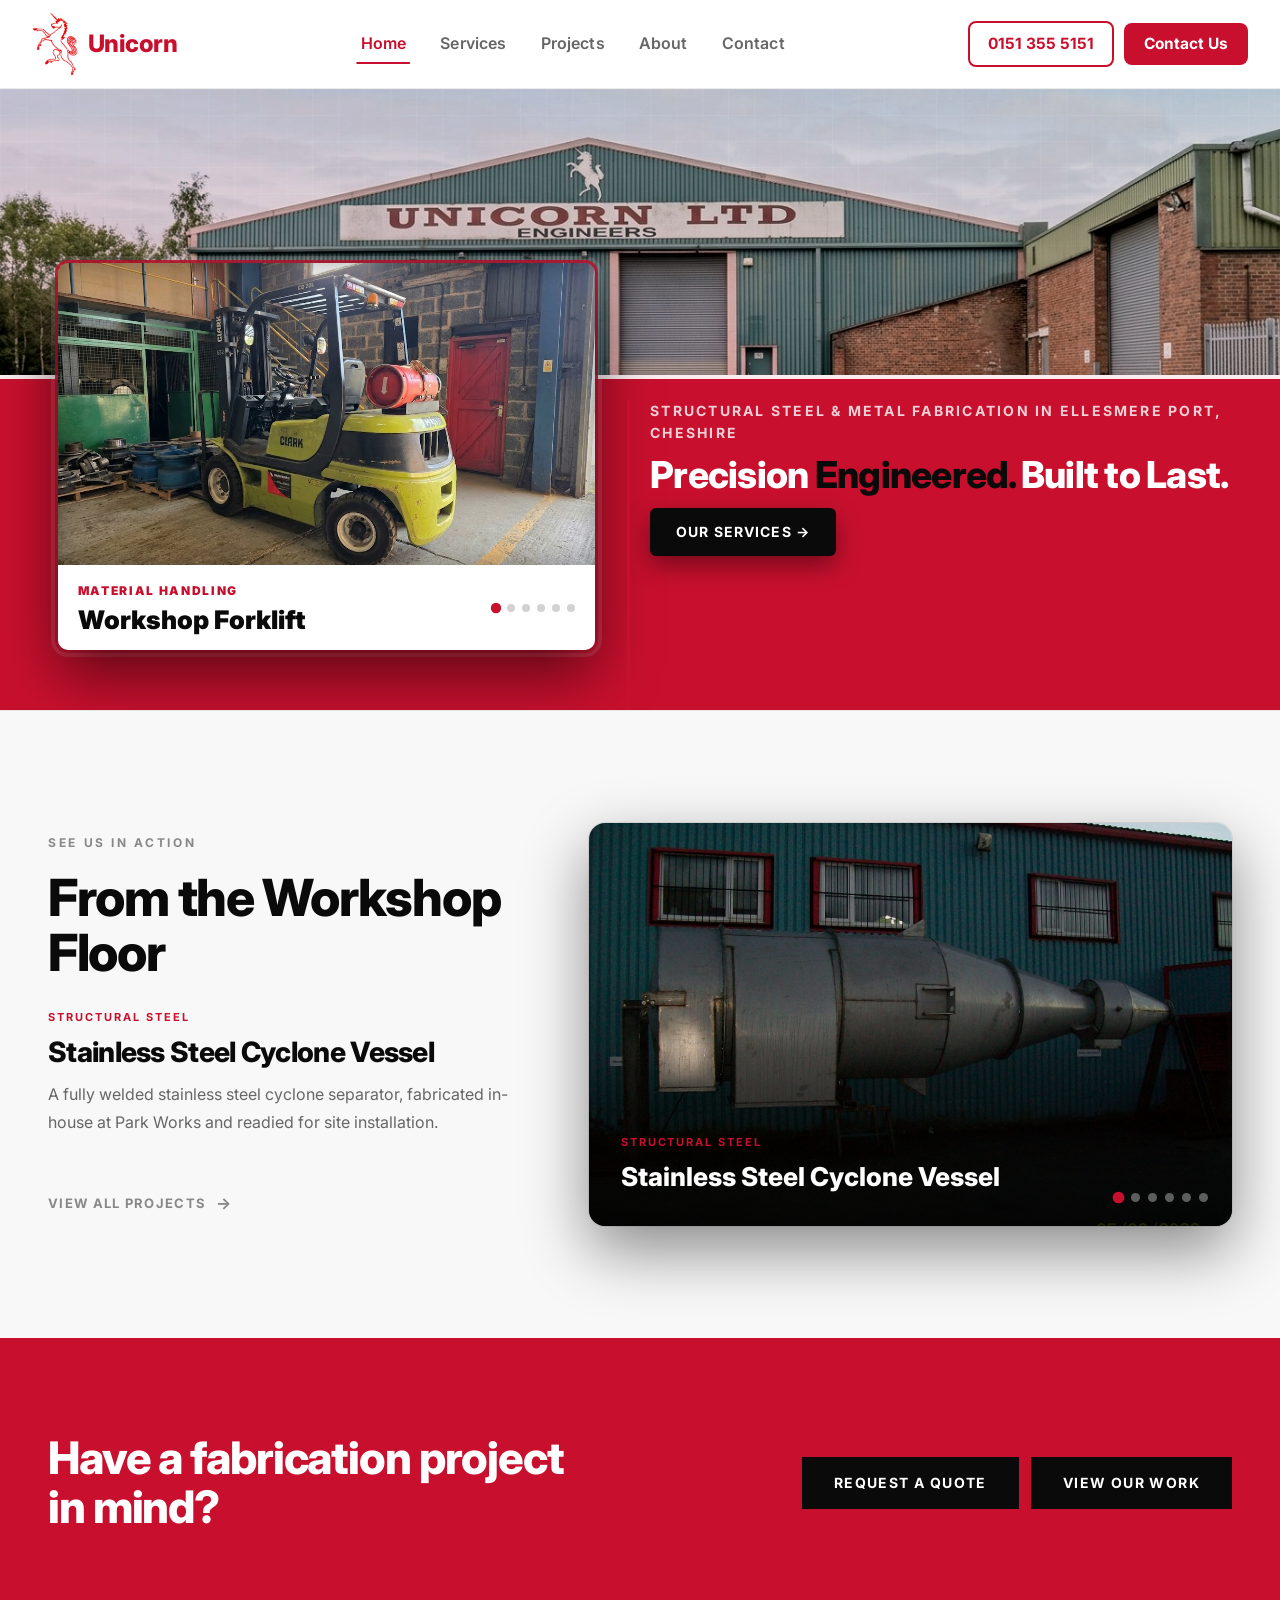
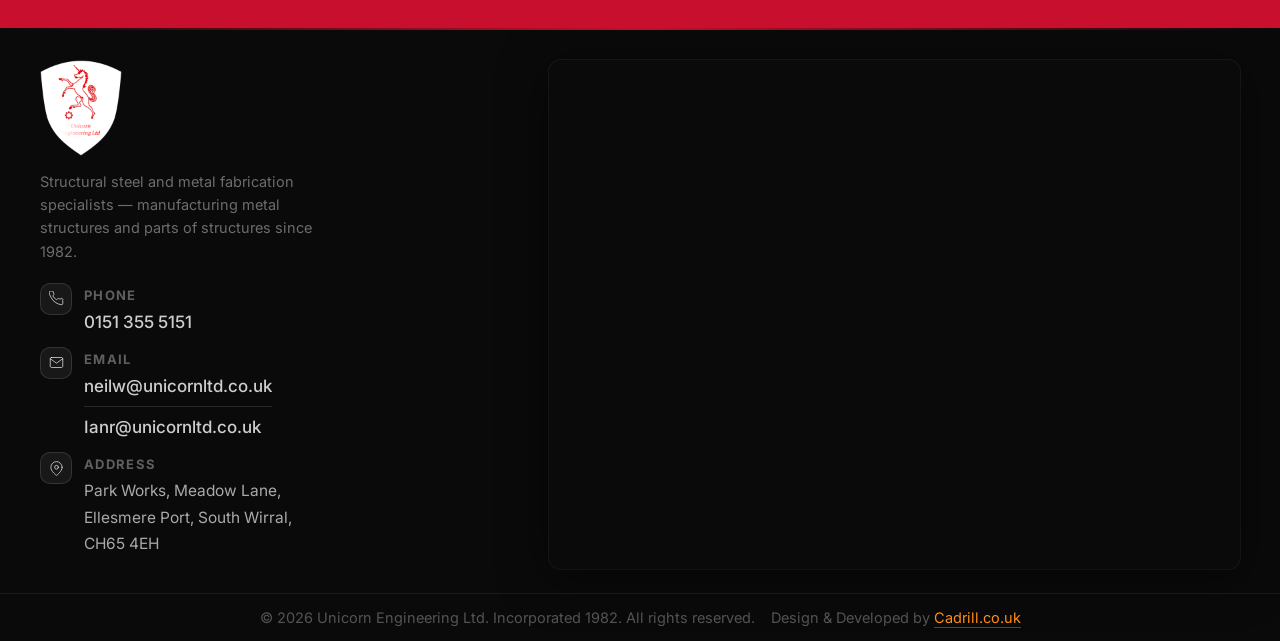
<file: index.html>
<!DOCTYPE html>
<html lang="en">
<head>
  <meta charset="UTF-8" />
  <!-- Google tag (gtag.js) -->
  <script async src="https://www.googletagmanager.com/gtag/js?id=G-K68HDT0REY"></script>
  <script>
    window.dataLayer = window.dataLayer || [];
    function gtag(){dataLayer.push(arguments);}
    gtag('js', new Date());

    gtag('config', 'G-K68HDT0REY');
  </script>
  <meta name="viewport" content="width=device-width, initial-scale=1.0" />
  <title>Steel Fabrication in Ellesmere Port, Cheshire | Unicorn Engineering</title>
  <meta name="description" content="Structural steel and metal fabrication in Ellesmere Port, Cheshire, since 1982. In-house welding, frameworks and bespoke parts for the North West." />
  <link rel="canonical" href="https://www.unicorn-ltd.co.uk/" />
  <meta property="og:type" content="website" />
  <meta property="og:url" content="https://www.unicorn-ltd.co.uk/" />
  <meta property="og:title" content="Steel Fabrication in Ellesmere Port, Cheshire | Unicorn Engineering" />
  <meta property="og:description" content="Structural steel and metal fabrication in Ellesmere Port, Cheshire, since 1982. In-house welding, frameworks and bespoke parts for the North West." />
  <meta property="og:image" content="https://www.unicorn-ltd.co.uk/images/og-image.png" />
  <meta property="og:image:width" content="1200" />
  <meta property="og:image:height" content="1200" />
  <meta name="twitter:card" content="summary_large_image" />
  <meta name="twitter:title" content="Steel Fabrication in Ellesmere Port, Cheshire | Unicorn Engineering" />
  <meta name="twitter:description" content="Structural steel and metal fabrication in Ellesmere Port, Cheshire, since 1982. In-house welding, frameworks and bespoke parts for the North West." />
  <meta name="twitter:image" content="https://www.unicorn-ltd.co.uk/images/og-image.png" />
  <link rel="stylesheet" href="css/style.css" />
  <link rel="icon" type="image/png" href="images/icon-unicorn.png" />
  <link rel="preconnect" href="https://fonts.googleapis.com" />
  <link rel="preconnect" href="https://fonts.gstatic.com" crossorigin />
  <link href="https://fonts.googleapis.com/css2?family=Inter:wght@400;500;600;700;800;900&display=swap" rel="stylesheet" />
  <script type="application/ld+json">
  {
    "@context": "https://schema.org",
    "@type": "LocalBusiness",
    "@id": "https://www.unicorn-ltd.co.uk/#business",
    "name": "Unicorn Engineering Ltd",
    "image": "https://www.unicorn-ltd.co.uk/images/og-image.png",
    "logo": "https://www.unicorn-ltd.co.uk/images/logo-unicorn.png",
    "hasMap": "https://www.google.com/maps?cid=5443946622606818586",
    "url": "https://www.unicorn-ltd.co.uk/",
    "telephone": "+441513555151",
    "email": "neilw@unicornltd.co.uk",
    "description": "Unicorn Engineering Ltd manufactures metal structures and parts of structures in-house at Park Works, Ellesmere Port, Cheshire — structural steel fabrication, mechanical site and workshop services, and in-house machining since 1982.",
    "address": {
      "@type": "PostalAddress",
      "streetAddress": "Park Works, Meadow Lane",
      "addressLocality": "Ellesmere Port",
      "addressRegion": "Cheshire",
      "postalCode": "CH65 4EH",
      "addressCountry": "GB"
    },
    "areaServed": [
      { "@type": "AdministrativeArea", "name": "Cheshire" },
      "Ellesmere Port",
      "Wirral",
      "Chester",
      "Merseyside",
      "Liverpool",
      "Manchester",
      "North Wales"
    ],
    "openingHoursSpecification": {
      "@type": "OpeningHoursSpecification",
      "dayOfWeek": ["Monday", "Tuesday", "Wednesday", "Thursday", "Friday"],
      "opens": "07:00",
      "closes": "16:00"
    },
    "foundingDate": "1982-04-15"
  }
  </script>
</head>
<body>

  <!-- HEADER -->
  <header class="header">
    <div class="header__inner">
      <a href="/" class="header__logo">
        <img src="images/logo-unicorn-icon-red.png" width="137" height="192" alt="Unicorn Engineering Ltd" />
        <span class="header__logo-text">Unicorn</span>
      </a>
      <nav class="nav">
        <ul class="nav__list">
          <li><a href="/"    class="nav__link nav__link--active">Home</a></li>
          <li><a href="/services" class="nav__link">Services</a></li>
          <li><a href="/projects" class="nav__link">Projects</a></li>
          <li><a href="/about"    class="nav__link">About</a></li>
          <li><a href="/contact"  class="nav__link">Contact</a></li>
        </ul>
      </nav>
      <div class="header__actions">
        <a href="tel:+441513555151" class="header__phone">0151 355 5151</a>
        <a href="/contact" class="header__cta">Contact Us</a>
        <button class="header__burger" aria-label="Menu" onclick="openMobileNav()"><span></span><span></span><span></span></button>
      </div>
    </div>
  </header>

  <div class="mobile-nav" id="mobileNav">
    <div class="mobile-nav__head">
      <img src="images/logo-unicorn.png" width="339" height="360" class="mobile-nav__logo" alt="Unicorn Engineering Ltd" />
      <button class="mobile-nav__close" onclick="closeMobileNav()" aria-label="Close menu">✕</button>
    </div>
    <nav class="mobile-nav__links">
      <a href="/"    class="mobile-nav__link mobile-nav__link--active">Home</a>
      <a href="/services" class="mobile-nav__link">Services</a>
      <a href="/projects" class="mobile-nav__link">Projects</a>
      <a href="/about"    class="mobile-nav__link">About</a>
      <a href="/contact"  class="mobile-nav__link">Contact</a>
    </nav>
    <div class="mobile-nav__footer">
      <a href="tel:+441513555151" class="mobile-nav__phone">0151 355 5151</a>
      <a href="/contact" class="mobile-nav__cta">Contact Us</a>
    </div>
  </div>

  <!-- HERO -->
  <section class="hero">
    <div class="hero__bg" role="img" aria-label="Unicorn Engineering Ltd works, Ellesmere Port, Cheshire"></div>
    <div class="hero__accent-bar"></div>

    <div class="hero-gallery" id="heroGallery">
      <div class="hero-gallery__photo">
        <div class="hero-gallery__slide is-active" style="background-image:url('images/gallery-hero-forklift.jpg')"></div>
        <div class="hero-gallery__slide" style="background-image:url('images/gallery-hero-machine.jpg')"></div>
        <div class="hero-gallery__slide" style="background-image:url('images/gallery-hero-building.jpg')"></div>
        <div class="hero-gallery__slide" style="background-image:url('images/gallery-hero-crane.jpg')"></div>
        <div class="hero-gallery__slide" style="background-image:url('images/gallery-hero-manual-turning.jpg')"></div>
        <div class="hero-gallery__slide" style="background-image:url('images/gallery-hero-workshop-interior.jpg')"></div>
        <div class="hero-gallery__frame"></div>
      </div>
      <div class="hero-gallery__bar">
        <div class="hero-gallery__caption is-active">
          <span class="hero-gallery__cat">Material Handling</span>
          <span class="hero-gallery__title">Workshop Forklift</span>
        </div>
        <div class="hero-gallery__caption">
          <span class="hero-gallery__cat">In-House Machining</span>
          <span class="hero-gallery__title">Radial Arm Drilling</span>
        </div>
        <div class="hero-gallery__caption">
          <span class="hero-gallery__cat">Park Works</span>
          <span class="hero-gallery__title">Our Ellesmere Port Workshop</span>
        </div>
        <div class="hero-gallery__caption">
          <span class="hero-gallery__cat">Material Handling</span>
          <span class="hero-gallery__title">15-Tonne Overhead Crane</span>
        </div>
        <div class="hero-gallery__caption">
          <span class="hero-gallery__cat">In-House Machining</span>
          <span class="hero-gallery__title">Manual Turning</span>
        </div>
        <div class="hero-gallery__caption">
          <span class="hero-gallery__cat">Park Works</span>
          <span class="hero-gallery__title">Inside the Workshop</span>
        </div>
        <div class="hero-gallery__dots">
          <button class="hero-gallery__dot is-active" onclick="heroGalleryGoTo(0)" aria-label="Slide 1"></button>
          <button class="hero-gallery__dot" onclick="heroGalleryGoTo(1)" aria-label="Slide 2"></button>
          <button class="hero-gallery__dot" onclick="heroGalleryGoTo(2)" aria-label="Slide 3"></button>
          <button class="hero-gallery__dot" onclick="heroGalleryGoTo(3)" aria-label="Slide 4"></button>
          <button class="hero-gallery__dot" onclick="heroGalleryGoTo(4)" aria-label="Slide 5"></button>
          <button class="hero-gallery__dot" onclick="heroGalleryGoTo(5)" aria-label="Slide 6"></button>
        </div>
      </div>
    </div>

    <div class="hero-intro">
      <p class="hero-intro__eyebrow">Structural Steel &amp; Metal Fabrication in Ellesmere Port, Cheshire</p>
      <h1 class="hero-intro__title">Precision <span>Engineered.</span> Built to Last.</h1>
      <p class="hero-intro__body">Unicorn Engineering Ltd manufactures metal structures and parts of structures at our Park Works site in Ellesmere Port, Cheshire, fabricated in-house since 1982 — with mechanical site and workshop services, in-house machining, and material handling via our 15-tonne capacity overhead crane.</p>
      <a href="/services" class="hero-intro__cta">Our Services &rarr;</a>
    </div>
  </section>


  <!-- PROJECT SHOWCASE (dynamic, auto-rotating) -->
  <section class="showcase-section">
    <div class="container">
      <div class="showcase-section__grid">

        <div class="showcase-info">
          <span class="eyebrow">See Us In Action</span>
          <h2 class="section-head__title">From the Workshop Floor</h2>

          <div class="showcase-desc" id="showcaseDesc">
            <div class="showcase-desc__item is-active">
              <span class="showcase-desc__cat">Structural Steel</span>
              <h3 class="showcase-desc__title">Stainless Steel Cyclone Vessel</h3>
              <p class="showcase-desc__text">A fully welded stainless steel cyclone separator, fabricated in-house at Park Works and readied for site installation.</p>
            </div>
            <div class="showcase-desc__item">
              <span class="showcase-desc__cat">Structural Steel</span>
              <h3 class="showcase-desc__title">Steel Canopy Frame Erection</h3>
              <p class="showcase-desc__text">A steel canopy frame erected onto an existing building, engineered and fitted by our team from design through to installation.</p>
            </div>
            <div class="showcase-desc__item">
              <span class="showcase-desc__cat">Frameworks</span>
              <h3 class="showcase-desc__title">Reservoir Access Platform &amp; Stairs</h3>
              <p class="showcase-desc__text">A galvanised steel access platform and staircase, fabricated and installed at a reservoir site.</p>
            </div>
            <div class="showcase-desc__item">
              <span class="showcase-desc__cat">Frameworks</span>
              <h3 class="showcase-desc__title">Dam Access Platform &amp; Stairs</h3>
              <p class="showcase-desc__text">Another access platform and stairway installation, built to withstand demanding outdoor environments.</p>
            </div>
            <div class="showcase-desc__item">
              <span class="showcase-desc__cat">Frameworks</span>
              <h3 class="showcase-desc__title">Viaduct Walkway &amp; Staircase</h3>
              <p class="showcase-desc__text">A long-span steel walkway and staircase installed beneath a viaduct, showcasing our frameworks capability.</p>
            </div>
            <div class="showcase-desc__item">
              <span class="showcase-desc__cat">Bespoke Parts</span>
              <h3 class="showcase-desc__title">Mild Steel Screw Agitator</h3>
              <p class="showcase-desc__text">A mild steel helical screw agitator, machined and fabricated in-house with precision-formed flights for industrial mixing applications.</p>
            </div>
          </div>

          <a href="/projects" class="section-head__link">View All Projects</a>
        </div>

        <div class="showcase-card" id="showcaseCard">
          <div class="showcase-slide is-active" style="background-image:url('images/gallery-vessel-1.jpg')">
            <div class="showcase-slide__info"><span class="showcase-slide__cat">Structural Steel</span><span class="showcase-slide__title">Stainless Steel Cyclone Vessel</span></div>
          </div>
          <div class="showcase-slide" style="background-image:url('images/gallery-canopy-frame.jpg')">
            <div class="showcase-slide__info"><span class="showcase-slide__cat">Structural Steel</span><span class="showcase-slide__title">Steel Canopy Frame Erection</span></div>
          </div>
          <div class="showcase-slide" style="background-image:url('images/gallery-platform-1.jpg')">
            <div class="showcase-slide__info"><span class="showcase-slide__cat">Frameworks</span><span class="showcase-slide__title">Reservoir Access Platform &amp; Stairs</span></div>
          </div>
          <div class="showcase-slide" style="background-image:url('images/gallery-platform-2.jpg')">
            <div class="showcase-slide__info"><span class="showcase-slide__cat">Frameworks</span><span class="showcase-slide__title">Dam Access Platform &amp; Stairs</span></div>
          </div>
          <div class="showcase-slide" style="background-image:url('images/gallery-viaduct-walkway.jpg')">
            <div class="showcase-slide__info"><span class="showcase-slide__cat">Frameworks</span><span class="showcase-slide__title">Viaduct Walkway &amp; Staircase</span></div>
          </div>
          <div class="showcase-slide" style="background-image:url('images/gallery-agitator-1.jpg')">
            <div class="showcase-slide__info"><span class="showcase-slide__cat">Bespoke Parts</span><span class="showcase-slide__title">Mild Steel Screw Agitator</span></div>
          </div>
          <div class="showcase-card__dots">
            <button class="showcase-dot is-active" onclick="showcaseGoTo(0)" aria-label="Slide 1"></button>
            <button class="showcase-dot" onclick="showcaseGoTo(1)" aria-label="Slide 2"></button>
            <button class="showcase-dot" onclick="showcaseGoTo(2)" aria-label="Slide 3"></button>
            <button class="showcase-dot" onclick="showcaseGoTo(3)" aria-label="Slide 4"></button>
            <button class="showcase-dot" onclick="showcaseGoTo(4)" aria-label="Slide 5"></button>
            <button class="showcase-dot" onclick="showcaseGoTo(5)" aria-label="Slide 6"></button>
          </div>
        </div>

      </div>
    </div>
  </section>

  <!-- CTA -->
  <section class="cta-band">
    <div class="container">
      <div class="cta-band__inner">
        <h2 class="cta-band__title">Have a fabrication project in mind?</h2>
        <div class="cta-band__actions">
          <a href="/contact" class="btn btn--dark">Request a Quote</a>
          <a href="/projects" class="btn btn--dark" style="border-color:rgba(0,0,0,0.15);">View Our Work</a>
        </div>
      </div>
    </div>
  </section>

  <!-- FOOTER -->
  <footer class="footer">
    <div class="footer__inner">
      <div class="footer__contact">
        <img src="images/logo-unicorn-footer.png" width="246" height="288" class="footer__logo" loading="lazy" alt="Unicorn Engineering Ltd" />
        <p class="footer__tagline">Structural steel and metal fabrication specialists — manufacturing metal structures and parts of structures since 1982.</p>
        <a href="tel:+441513555151" class="footer__contact-item">
          <span class="footer__contact-icon">
            <svg viewBox="0 0 24 24" fill="none" width="15" height="15" stroke="currentColor" stroke-width="1.5" stroke-linecap="round" stroke-linejoin="round"><path d="M22 16.92v3a2 2 0 01-2.18 2 19.79 19.79 0 01-8.63-3.07A19.5 19.5 0 013.07 9.8 19.79 19.79 0 01.04 1.22 2 2 0 012 .04h3a2 2 0 012 1.72 12.84 12.84 0 00.7 2.81 2 2 0 01-.45 2.11L6.09 7.91a16 16 0 006 6l1.27-1.27a2 2 0 012.11-.45 12.84 12.84 0 002.81.7A2 2 0 0122 14.92z"/></svg>
          </span>
          <span class="footer__contact-text">
            <span class="footer__label">Phone</span>
            <span class="footer__value">0151 355 5151</span>
          </span>
        </a>
        <div class="footer__contact-item">
          <span class="footer__contact-icon">
            <svg viewBox="0 0 24 24" fill="none" width="15" height="15" stroke="currentColor" stroke-width="1.5" stroke-linecap="round" stroke-linejoin="round"><path d="M4 4h16c1.1 0 2 .9 2 2v12c0 1.1-.9 2-2 2H4c-1.1 0-2-.9-2-2V6c0-1.1.9-2 2-2z"/><polyline points="22,6 12,13 2,6"/></svg>
          </span>
          <span class="footer__contact-text">
            <span class="footer__label">Email</span>
            <a href="mailto:neilw@unicornltd.co.uk" class="footer__value">neilw@unicornltd.co.uk</a>
            <a href="mailto:Ianr@unicornltd.co.uk" class="footer__value">Ianr@unicornltd.co.uk</a>
          </span>
        </div>
        <div class="footer__contact-item">
          <span class="footer__contact-icon">
            <svg viewBox="0 0 24 24" fill="none" width="15" height="15" stroke="currentColor" stroke-width="1.5" stroke-linecap="round" stroke-linejoin="round"><path d="M21 10c0 7-9 13-9 13S3 17 3 10a9 9 0 1118 0z"/><circle cx="12" cy="10" r="3"/></svg>
          </span>
          <span class="footer__contact-text">
            <span class="footer__label">Address</span>
            <address class="footer__address">Park Works, Meadow Lane,<br />Ellesmere Port, South Wirral,<br />CH65 4EH</address>
          </span>
        </div>
      </div>
      <div class="footer__map">
        <iframe src="https://www.google.com/maps?cid=5443946622606818586&z=17&output=embed" width="100%" height="100%" style="border:0;" allowfullscreen="" loading="lazy" referrerpolicy="no-referrer-when-downgrade"></iframe>
      </div>
    </div>

    <div class="footer__bottom" style="justify-content:center; gap:16px; flex-wrap:wrap;">
      <p>&copy; 2026 Unicorn Engineering Ltd. Incorporated 1982. All rights reserved.</p>
      <p>Design &amp; Developed by <a href="https://cadrill.co.uk" class="footer__policy-link" target="_blank" rel="noopener">Cadrill.co.uk</a></p>
    </div>
  </footer>

  <script>
    function openMobileNav() {
      document.getElementById('mobileNav').classList.add('is-open');
      document.body.style.overflow = 'hidden';
    }
    function closeMobileNav() {
      document.getElementById('mobileNav').classList.remove('is-open');
      document.body.style.overflow = '';
    }

    (function () {
      var card = document.getElementById('showcaseCard');
      if (!card) return;
      var slides = card.querySelectorAll('.showcase-slide');
      var dots = card.querySelectorAll('.showcase-dot');
      var desc = document.getElementById('showcaseDesc');
      var descItems = desc ? desc.querySelectorAll('.showcase-desc__item') : [];
      var current = 0;
      var intervalMs = 4000;
      var timer;

      function show(index) {
        slides[current].classList.remove('is-active');
        dots[current].classList.remove('is-active');
        if (descItems[current]) descItems[current].classList.remove('is-active');
        current = (index + slides.length) % slides.length;
        slides[current].classList.add('is-active');
        dots[current].classList.add('is-active');
        if (descItems[current]) descItems[current].classList.add('is-active');
      }

      function next() { show(current + 1); }

      function startTimer() {
        clearInterval(timer);
        timer = setInterval(next, intervalMs);
      }

      window.showcaseGoTo = function (index) {
        show(index);
        startTimer();
      };

      startTimer();
    })();

    (function () {
      var box = document.getElementById('heroGallery');
      if (!box) return;
      var slides = box.querySelectorAll('.hero-gallery__slide');
      var captions = box.querySelectorAll('.hero-gallery__caption');
      var dots = box.querySelectorAll('.hero-gallery__dot');
      var current = 0;
      var intervalMs = 3200;
      var timer;

      function show(index) {
        slides[current].classList.remove('is-active');
        if (captions[current]) captions[current].classList.remove('is-active');
        dots[current].classList.remove('is-active');
        current = (index + slides.length) % slides.length;
        slides[current].classList.add('is-active');
        if (captions[current]) captions[current].classList.add('is-active');
        dots[current].classList.add('is-active');
      }

      function next() { show(current + 1); }

      function startTimer() {
        clearInterval(timer);
        timer = setInterval(next, intervalMs);
      }

      window.heroGalleryGoTo = function (index) {
        show(index);
        startTimer();
      };

      startTimer();
    })();
  </script>
</body>
</html>
</file>
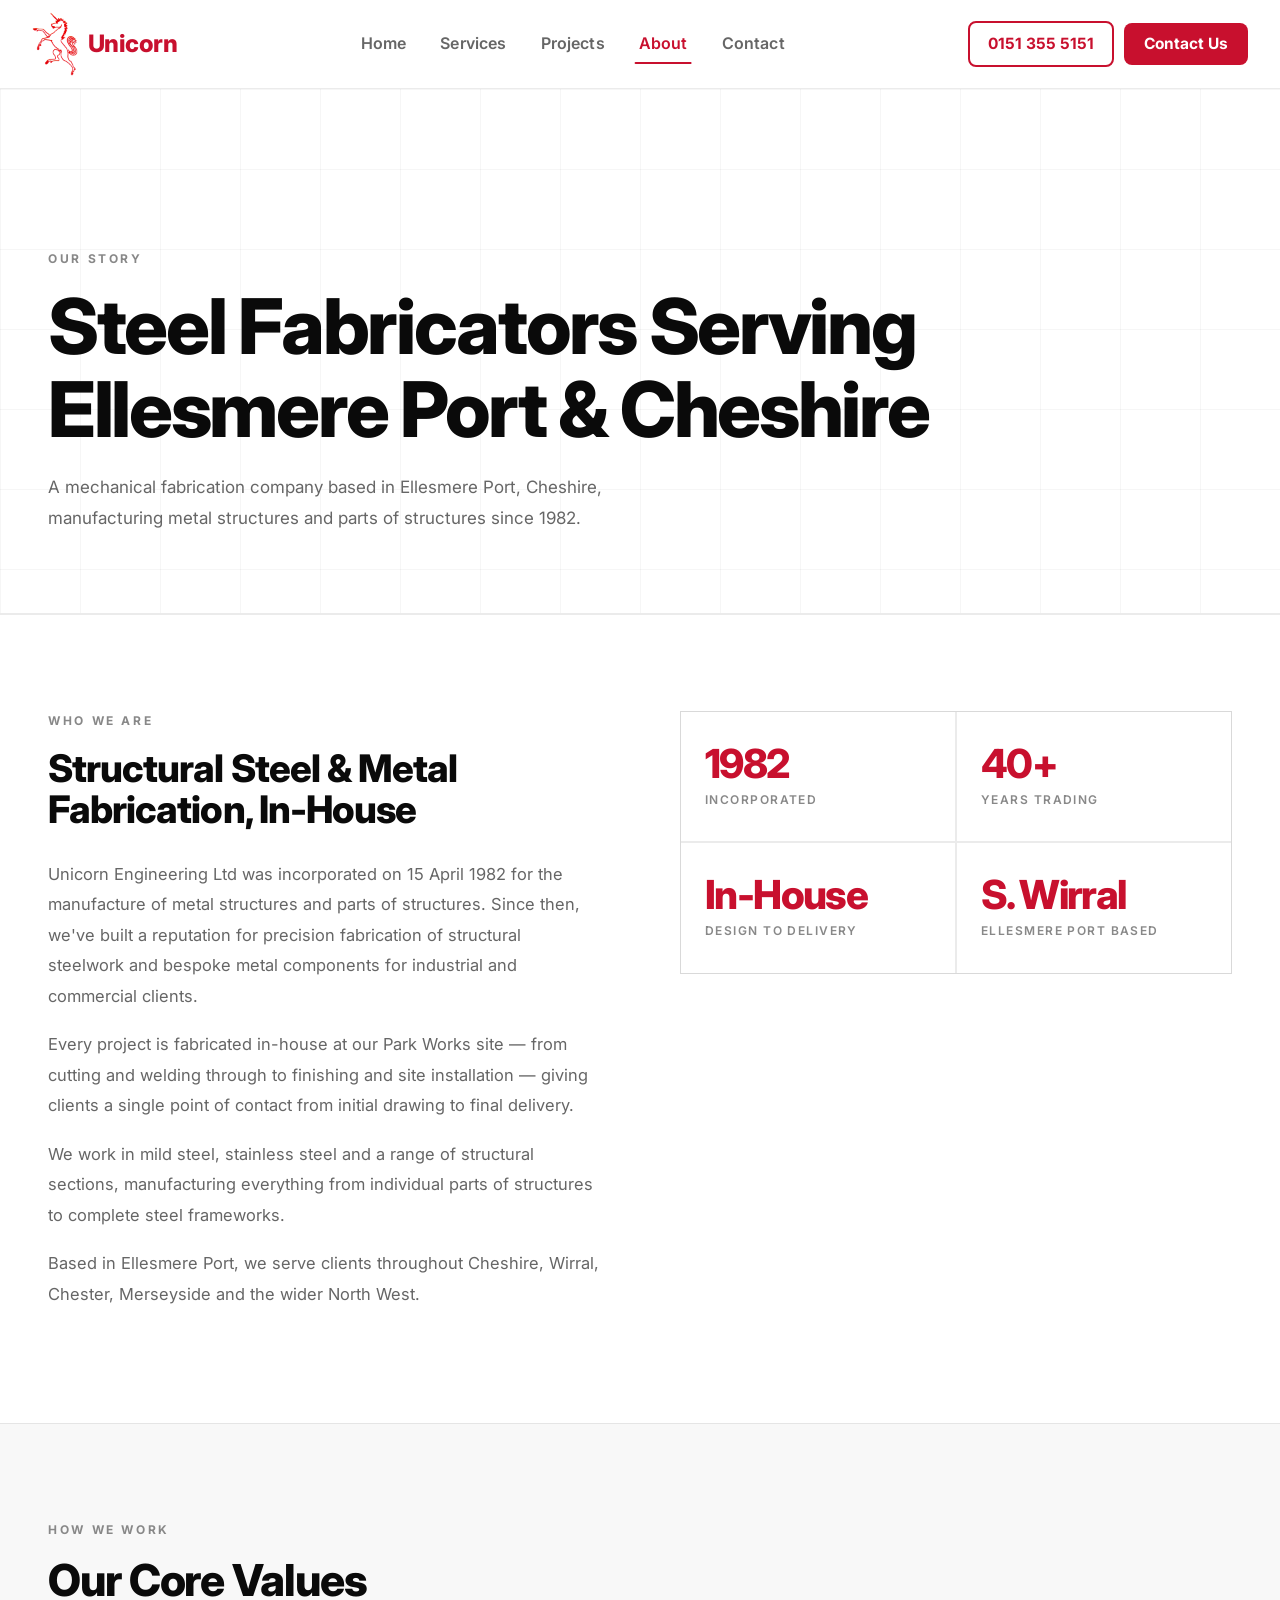
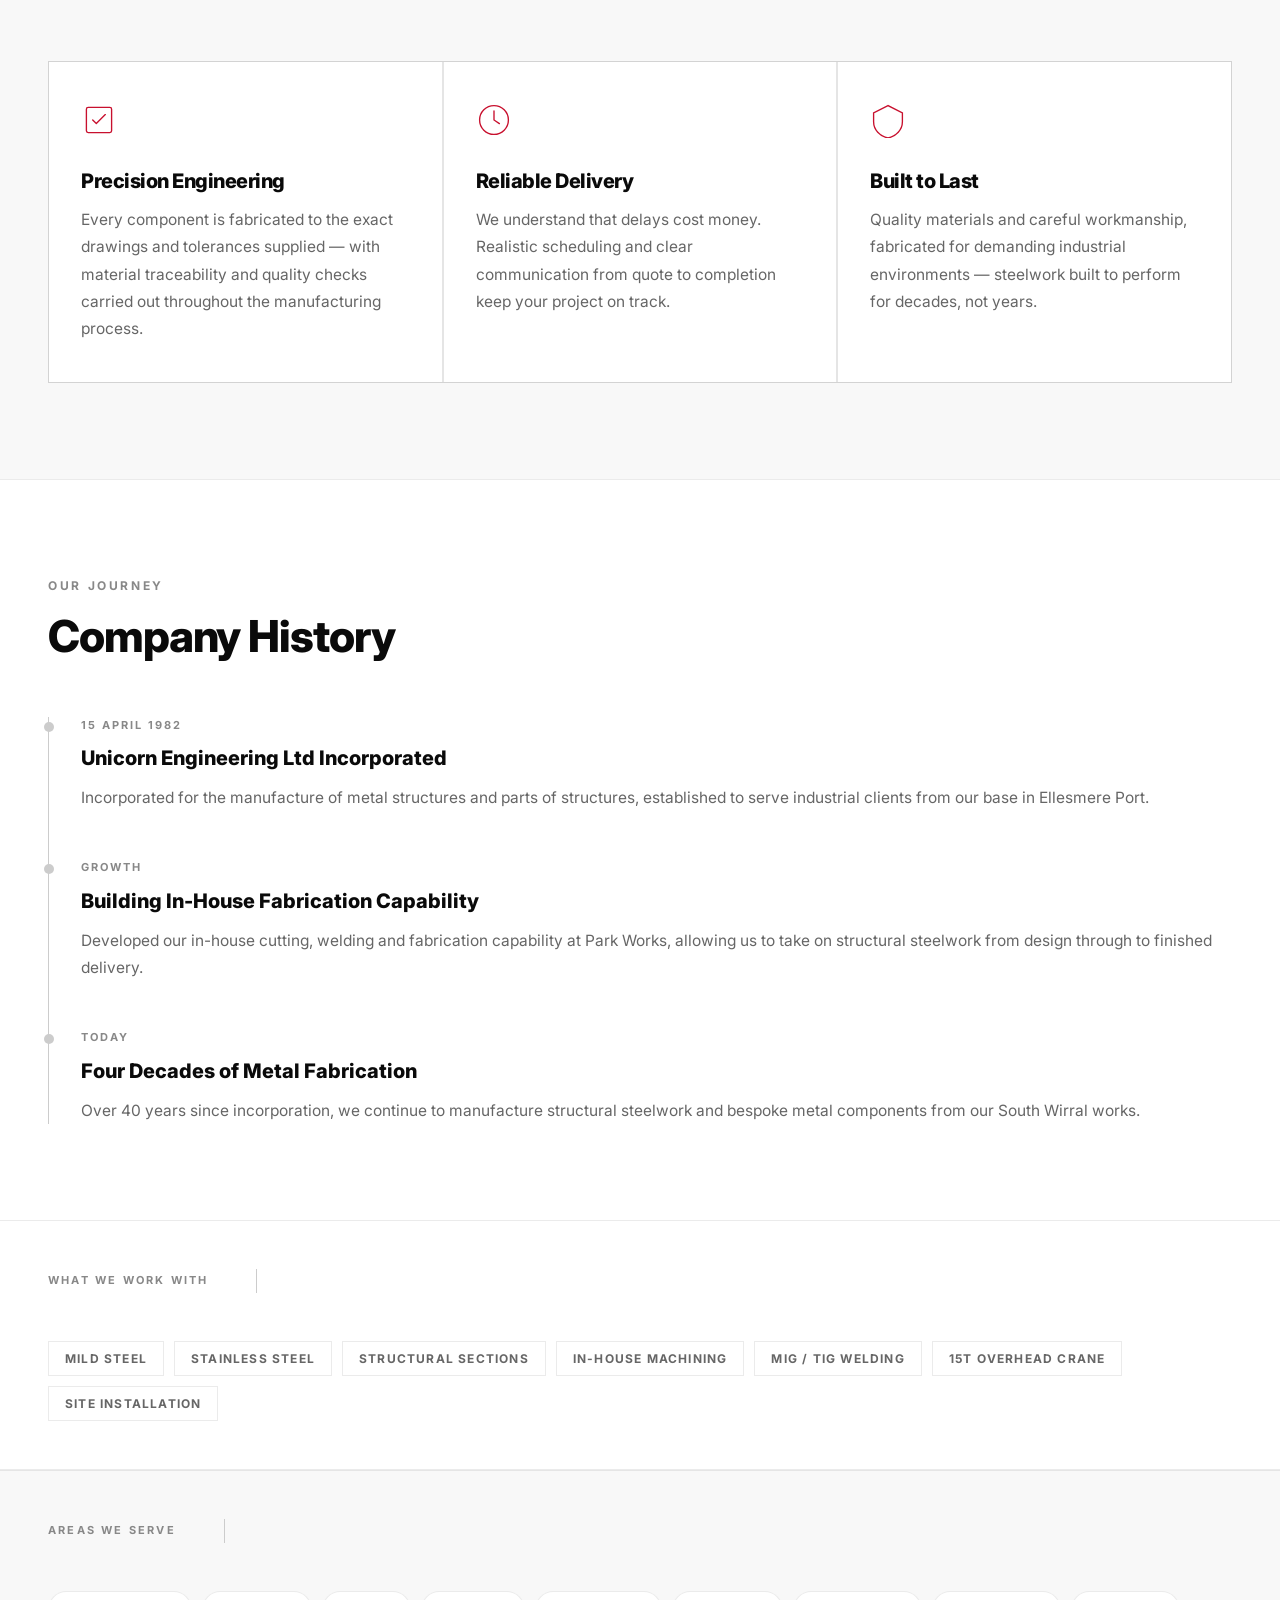
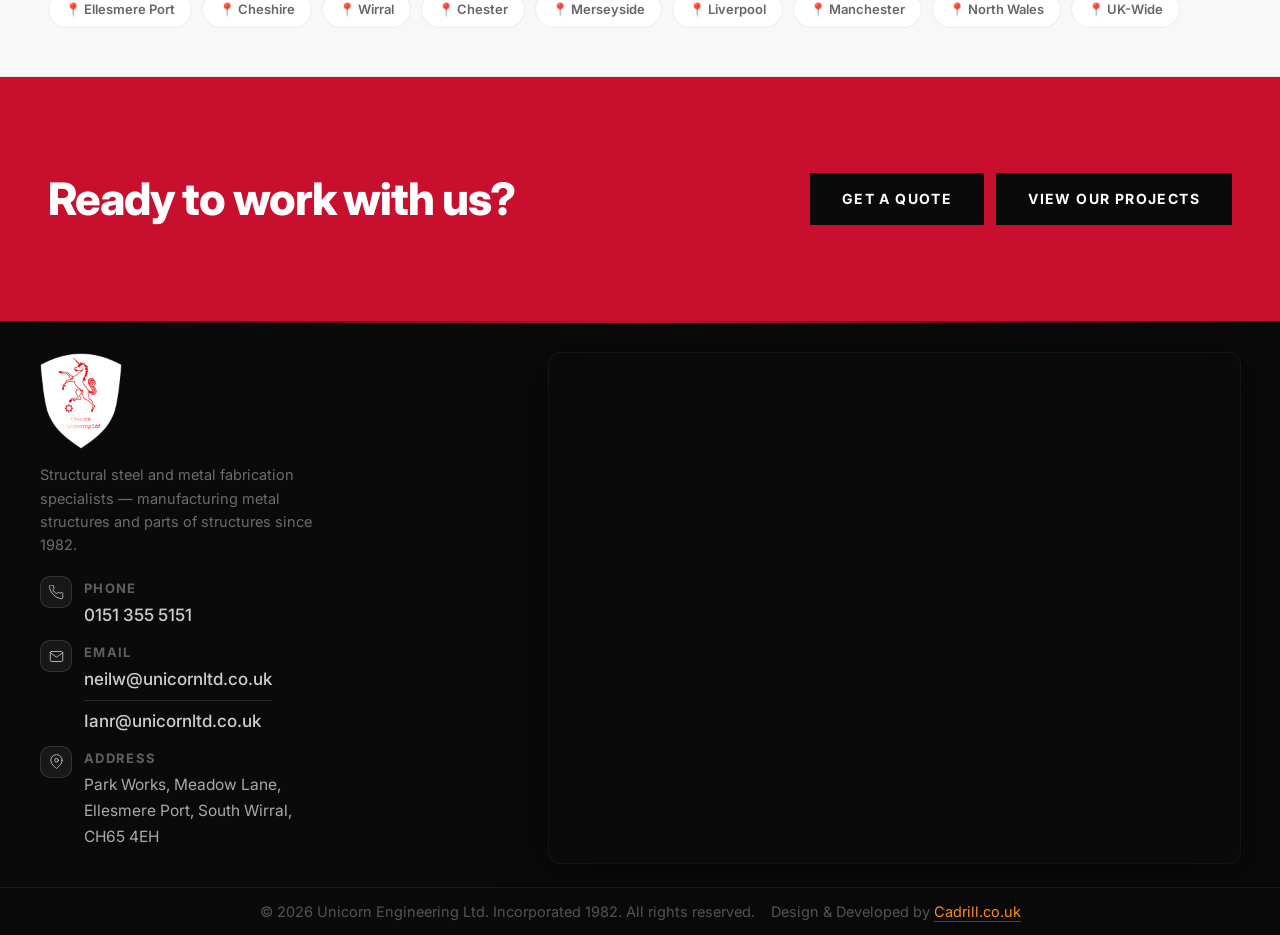
<file: about.html>
<!DOCTYPE html>
<html lang="en">
<head>
  <meta charset="UTF-8" />
  <!-- Google tag (gtag.js) -->
  <script async src="https://www.googletagmanager.com/gtag/js?id=G-K68HDT0REY"></script>
  <script>
    window.dataLayer = window.dataLayer || [];
    function gtag(){dataLayer.push(arguments);}
    gtag('js', new Date());

    gtag('config', 'G-K68HDT0REY');
  </script>
  <meta name="viewport" content="width=device-width, initial-scale=1.0" />
  <title>About Us | Steel Fabricators Since 1982 | Unicorn Engineering</title>
  <meta name="description" content="Unicorn Engineering Ltd has manufactured metal structures and parts from our Ellesmere Port works since 1982, serving Cheshire, Wirral and the North West." />
  <link rel="canonical" href="https://www.unicorn-ltd.co.uk/about" />
  <meta property="og:type" content="website" />
  <meta property="og:url" content="https://www.unicorn-ltd.co.uk/about" />
  <meta property="og:title" content="About Us | Steel Fabricators Since 1982 | Unicorn Engineering" />
  <meta property="og:description" content="Unicorn Engineering Ltd has manufactured metal structures and parts from our Ellesmere Port works since 1982, serving Cheshire, Wirral and the North West." />
  <meta property="og:image" content="https://www.unicorn-ltd.co.uk/images/og-image.png" />
  <meta property="og:image:width" content="1200" />
  <meta property="og:image:height" content="1200" />
  <meta name="twitter:card" content="summary_large_image" />
  <meta name="twitter:title" content="About Us | Steel Fabricators Since 1982 | Unicorn Engineering" />
  <meta name="twitter:description" content="Unicorn Engineering Ltd has manufactured metal structures and parts from our Ellesmere Port works since 1982, serving Cheshire, Wirral and the North West." />
  <meta name="twitter:image" content="https://www.unicorn-ltd.co.uk/images/og-image.png" />
  <link rel="stylesheet" href="css/style.css" />
  <link rel="icon" type="image/png" href="images/icon-unicorn.png" />
  <link rel="preconnect" href="https://fonts.googleapis.com" />
  <link rel="preconnect" href="https://fonts.gstatic.com" crossorigin />
  <link href="https://fonts.googleapis.com/css2?family=Inter:wght@400;500;600;700;800&display=swap" rel="stylesheet" />
  <script type="application/ld+json">
  {
    "@context": "https://schema.org",
    "@type": "LocalBusiness",
    "@id": "https://www.unicorn-ltd.co.uk/#business",
    "name": "Unicorn Engineering Ltd",
    "image": "https://www.unicorn-ltd.co.uk/images/og-image.png",
    "logo": "https://www.unicorn-ltd.co.uk/images/logo-unicorn.png",
    "hasMap": "https://www.google.com/maps?cid=5443946622606818586",
    "url": "https://www.unicorn-ltd.co.uk/",
    "telephone": "+441513555151",
    "email": "neilw@unicornltd.co.uk",
    "description": "Unicorn Engineering Ltd manufactures metal structures and parts of structures in-house at Park Works, Ellesmere Port, Cheshire — structural steel fabrication, mechanical site and workshop services, and in-house machining since 1982.",
    "address": {
      "@type": "PostalAddress",
      "streetAddress": "Park Works, Meadow Lane",
      "addressLocality": "Ellesmere Port",
      "addressRegion": "Cheshire",
      "postalCode": "CH65 4EH",
      "addressCountry": "GB"
    },
    "areaServed": [
      { "@type": "AdministrativeArea", "name": "Cheshire" },
      "Ellesmere Port",
      "Wirral",
      "Chester",
      "Merseyside",
      "Liverpool",
      "Manchester",
      "North Wales"
    ],
    "openingHoursSpecification": {
      "@type": "OpeningHoursSpecification",
      "dayOfWeek": ["Monday", "Tuesday", "Wednesday", "Thursday", "Friday"],
      "opens": "07:00",
      "closes": "16:00"
    },
    "foundingDate": "1982-04-15"
  }
  </script>
</head>
<body>

  <header class="header">
    <div class="header__inner">
      <a href="/" class="header__logo">
        <img src="images/logo-unicorn-icon-red.png" width="137" height="192" alt="Unicorn Engineering Ltd" />
        <span class="header__logo-text">Unicorn</span>
      </a>
      <nav class="nav">
        <ul class="nav__list">
          <li><a href="/"    class="nav__link">Home</a></li>
          <li><a href="/services" class="nav__link">Services</a></li>
          <li><a href="/projects" class="nav__link">Projects</a></li>
          <li><a href="/about"    class="nav__link nav__link--active">About</a></li>
          <li><a href="/contact"  class="nav__link">Contact</a></li>
        </ul>
      </nav>
      <div class="header__actions">
        <a href="tel:+441513555151" class="header__phone">0151 355 5151</a>
        <a href="/contact" class="header__cta">Contact Us</a>
        <button class="header__burger" aria-label="Menu" onclick="openMobileNav()"><span></span><span></span><span></span></button>
      </div>
    </div>
  </header>

  <div class="mobile-nav" id="mobileNav">
    <div class="mobile-nav__head">
      <img src="images/logo-unicorn.png" width="339" height="360" class="mobile-nav__logo" alt="Unicorn Engineering Ltd" />
      <button class="mobile-nav__close" onclick="closeMobileNav()" aria-label="Close menu">✕</button>
    </div>
    <nav class="mobile-nav__links">
      <a href="/"    class="mobile-nav__link">Home</a>
      <a href="/services" class="mobile-nav__link">Services</a>
      <a href="/projects" class="mobile-nav__link">Projects</a>
      <a href="/about"    class="mobile-nav__link mobile-nav__link--active">About</a>
      <a href="/contact"  class="mobile-nav__link">Contact</a>
    </nav>
    <div class="mobile-nav__footer">
      <a href="tel:+441513555151" class="mobile-nav__phone">0151 355 5151</a>
      <a href="/contact" class="mobile-nav__cta">Contact Us</a>
    </div>
  </div>


  <section class="page-hero">
    <div class="container page-hero__inner">
      <span class="eyebrow">Our Story</span>
      <h1 class="page-hero__title">Steel Fabricators Serving Ellesmere Port &amp; Cheshire</h1>
      <p class="page-hero__sub">A mechanical fabrication company based in Ellesmere Port, Cheshire, manufacturing metal structures and parts of structures since 1982.</p>
    </div>
  </section>

  <!-- INTRO -->
  <section class="about-intro">
    <div class="container">
      <div class="about-intro__inner">
        <div>
          <span class="eyebrow">Who We Are</span>
          <h2 class="about-intro__title">Structural Steel &amp; Metal Fabrication, In-House</h2>
          <p class="about-intro__body">Unicorn Engineering Ltd was incorporated on 15 April 1982 for the manufacture of metal structures and parts of structures. Since then, we've built a reputation for precision fabrication of structural steelwork and bespoke metal components for industrial and commercial clients.</p>
          <p class="about-intro__body">Every project is fabricated in-house at our Park Works site — from cutting and welding through to finishing and site installation — giving clients a single point of contact from initial drawing to final delivery.</p>
          <p class="about-intro__body">We work in mild steel, stainless steel and a range of structural sections, manufacturing everything from individual parts of structures to complete steel frameworks.</p>
          <p class="about-intro__body">Based in Ellesmere Port, we serve clients throughout Cheshire, Wirral, Chester, Merseyside and the wider North West.</p>
        </div>
        <div class="about-mini-stats">
          <div class="about-mini-stat">
            <div class="about-mini-stat__num">1982</div>
            <div class="about-mini-stat__label">Incorporated</div>
          </div>
          <div class="about-mini-stat">
            <div class="about-mini-stat__num">40+</div>
            <div class="about-mini-stat__label">Years Trading</div>
          </div>
          <div class="about-mini-stat">
            <div class="about-mini-stat__num">In-House</div>
            <div class="about-mini-stat__label">Design to Delivery</div>
          </div>
          <div class="about-mini-stat">
            <div class="about-mini-stat__num">S. Wirral</div>
            <div class="about-mini-stat__label">Ellesmere Port Based</div>
          </div>
        </div>
      </div>
    </div>
  </section>

  <!-- VALUES -->
  <section class="values-section">
    <div class="container">
      <span class="eyebrow">How We Work</span>
      <h2 style="font-size:clamp(28px,3.5vw,44px); font-weight:800; color:var(--black); letter-spacing:-0.025em;">Our Core Values</h2>
      <div class="values-grid">
        <div class="value-card">
          <svg class="value-card__icon" viewBox="0 0 40 40" fill="none">
            <rect x="6" y="6" width="28" height="28" rx="2" stroke="currentColor" stroke-width="1.5"/>
            <path d="M13 20l4 4 10-10" stroke="currentColor" stroke-width="1.5" stroke-linecap="round" stroke-linejoin="round"/>
          </svg>
          <h3 class="value-card__title">Precision Engineering</h3>
          <p class="value-card__body">Every component is fabricated to the exact drawings and tolerances supplied — with material traceability and quality checks carried out throughout the manufacturing process.</p>
        </div>
        <div class="value-card">
          <svg class="value-card__icon" viewBox="0 0 40 40" fill="none">
            <circle cx="20" cy="20" r="16" stroke="currentColor" stroke-width="1.5"/>
            <path d="M20 10v10l6 4" stroke="currentColor" stroke-width="1.5" stroke-linecap="round"/>
          </svg>
          <h3 class="value-card__title">Reliable Delivery</h3>
          <p class="value-card__body">We understand that delays cost money. Realistic scheduling and clear communication from quote to completion keep your project on track.</p>
        </div>
        <div class="value-card">
          <svg class="value-card__icon" viewBox="0 0 40 40" fill="none">
            <path d="M20 4L4 12v10c0 9 7 16 16 18 9-2 16-9 16-18V12L20 4z" stroke="currentColor" stroke-width="1.5"/>
          </svg>
          <h3 class="value-card__title">Built to Last</h3>
          <p class="value-card__body">Quality materials and careful workmanship, fabricated for demanding industrial environments — steelwork built to perform for decades, not years.</p>
        </div>
      </div>
    </div>
  </section>

  <!-- TIMELINE -->
  <section class="timeline-section">
    <div class="container">
      <span class="eyebrow">Our Journey</span>
      <h2 style="font-size:clamp(28px,3.5vw,44px); font-weight:800; color:var(--black); letter-spacing:-0.025em;">Company History</h2>
      <div class="timeline">
        <div class="tl-item">
          <div class="tl-item__year">15 April 1982</div>
          <div class="tl-item__title">Unicorn Engineering Ltd Incorporated</div>
          <div class="tl-item__body">Incorporated for the manufacture of metal structures and parts of structures, established to serve industrial clients from our base in Ellesmere Port.</div>
        </div>
        <div class="tl-item">
          <div class="tl-item__year">Growth</div>
          <div class="tl-item__title">Building In-House Fabrication Capability</div>
          <div class="tl-item__body">Developed our in-house cutting, welding and fabrication capability at Park Works, allowing us to take on structural steelwork from design through to finished delivery.</div>
        </div>
        <div class="tl-item">
          <div class="tl-item__year">Today</div>
          <div class="tl-item__title">Four Decades of Metal Fabrication</div>
          <div class="tl-item__body">Over 40 years since incorporation, we continue to manufacture structural steelwork and bespoke metal components from our South Wirral works.</div>
        </div>
      </div>
    </div>
  </section>

  <!-- CAPABILITIES -->
  <section class="certs-strip">
    <div class="container">
      <div class="certs-strip__inner">
        <span class="certs-strip__label">What We Work With</span>
        <div class="certs-strip__divider"></div>
        <div class="certs-strip__items">
          <span class="cert-badge">Mild Steel</span>
          <span class="cert-badge">Stainless Steel</span>
          <span class="cert-badge">Structural Sections</span>
          <span class="cert-badge">In-House Machining</span>
          <span class="cert-badge">MIG / TIG Welding</span>
          <span class="cert-badge">15T Overhead Crane</span>
          <span class="cert-badge">Site Installation</span>
        </div>
      </div>
    </div>
  </section>

  <section class="areas-strip">
    <div class="container">
      <div class="areas-strip__inner">
        <span class="areas-strip__label">Areas We Serve</span>
        <div class="areas-strip__divider"></div>
        <div class="areas-strip__items">
          <span class="area-badge">📍 Ellesmere Port</span>
          <span class="area-badge">📍 Cheshire</span>
          <span class="area-badge">📍 Wirral</span>
          <span class="area-badge">📍 Chester</span>
          <span class="area-badge">📍 Merseyside</span>
          <span class="area-badge">📍 Liverpool</span>
          <span class="area-badge">📍 Manchester</span>
          <span class="area-badge">📍 North Wales</span>
          <span class="area-badge">📍 UK-Wide</span>
        </div>
      </div>
    </div>
  </section>

  <section class="cta-band">
    <div class="container">
      <div class="cta-band__inner">
        <h2 class="cta-band__title">Ready to work with us?</h2>
        <div class="cta-band__actions">
          <a href="/contact" class="btn btn--dark">Get a Quote</a>
          <a href="/projects" class="btn btn--dark" style="border-color:rgba(0,0,0,0.15);">View Our Projects</a>
        </div>
      </div>
    </div>
  </section>

  <footer class="footer">
    <div class="footer__inner">
      <div class="footer__contact">
        <img src="images/logo-unicorn-footer.png" width="246" height="288" class="footer__logo" loading="lazy" alt="Unicorn Engineering Ltd" />
        <p class="footer__tagline">Structural steel and metal fabrication specialists — manufacturing metal structures and parts of structures since 1982.</p>
        <a href="tel:+441513555151" class="footer__contact-item">
          <span class="footer__contact-icon">
            <svg viewBox="0 0 24 24" fill="none" width="15" height="15" stroke="currentColor" stroke-width="1.5" stroke-linecap="round" stroke-linejoin="round"><path d="M22 16.92v3a2 2 0 01-2.18 2 19.79 19.79 0 01-8.63-3.07A19.5 19.5 0 013.07 9.8 19.79 19.79 0 01.04 1.22 2 2 0 012 .04h3a2 2 0 012 1.72 12.84 12.84 0 00.7 2.81 2 2 0 01-.45 2.11L6.09 7.91a16 16 0 006 6l1.27-1.27a2 2 0 012.11-.45 12.84 12.84 0 002.81.7A2 2 0 0122 14.92z"/></svg>
          </span>
          <span class="footer__contact-text">
            <span class="footer__label">Phone</span>
            <span class="footer__value">0151 355 5151</span>
          </span>
        </a>
        <div class="footer__contact-item">
          <span class="footer__contact-icon">
            <svg viewBox="0 0 24 24" fill="none" width="15" height="15" stroke="currentColor" stroke-width="1.5" stroke-linecap="round" stroke-linejoin="round"><path d="M4 4h16c1.1 0 2 .9 2 2v12c0 1.1-.9 2-2 2H4c-1.1 0-2-.9-2-2V6c0-1.1.9-2 2-2z"/><polyline points="22,6 12,13 2,6"/></svg>
          </span>
          <span class="footer__contact-text">
            <span class="footer__label">Email</span>
            <a href="mailto:neilw@unicornltd.co.uk" class="footer__value">neilw@unicornltd.co.uk</a>
            <a href="mailto:Ianr@unicornltd.co.uk" class="footer__value">Ianr@unicornltd.co.uk</a>
          </span>
        </div>
        <div class="footer__contact-item">
          <span class="footer__contact-icon">
            <svg viewBox="0 0 24 24" fill="none" width="15" height="15" stroke="currentColor" stroke-width="1.5" stroke-linecap="round" stroke-linejoin="round"><path d="M21 10c0 7-9 13-9 13S3 17 3 10a9 9 0 1118 0z"/><circle cx="12" cy="10" r="3"/></svg>
          </span>
          <span class="footer__contact-text">
            <span class="footer__label">Address</span>
            <address class="footer__address">Park Works, Meadow Lane,<br />Ellesmere Port, South Wirral,<br />CH65 4EH</address>
          </span>
        </div>
      </div>
      <div class="footer__map">
        <iframe src="https://www.google.com/maps?cid=5443946622606818586&z=17&output=embed" width="100%" height="100%" style="border:0;" allowfullscreen="" loading="lazy" referrerpolicy="no-referrer-when-downgrade"></iframe>
      </div>
    </div>

    <div class="footer__bottom" style="justify-content:center; gap:16px; flex-wrap:wrap;">
      <p>&copy; 2026 Unicorn Engineering Ltd. Incorporated 1982. All rights reserved.</p>
      <p>Design &amp; Developed by <a href="https://cadrill.co.uk" class="footer__policy-link" target="_blank" rel="noopener">Cadrill.co.uk</a></p>
    </div>
  </footer>

  <script>
    function openMobileNav() {
      document.getElementById('mobileNav').classList.add('is-open');
      document.body.style.overflow = 'hidden';
    }
    function closeMobileNav() {
      document.getElementById('mobileNav').classList.remove('is-open');
      document.body.style.overflow = '';
    }
  </script>
</body>
</html>
</file>
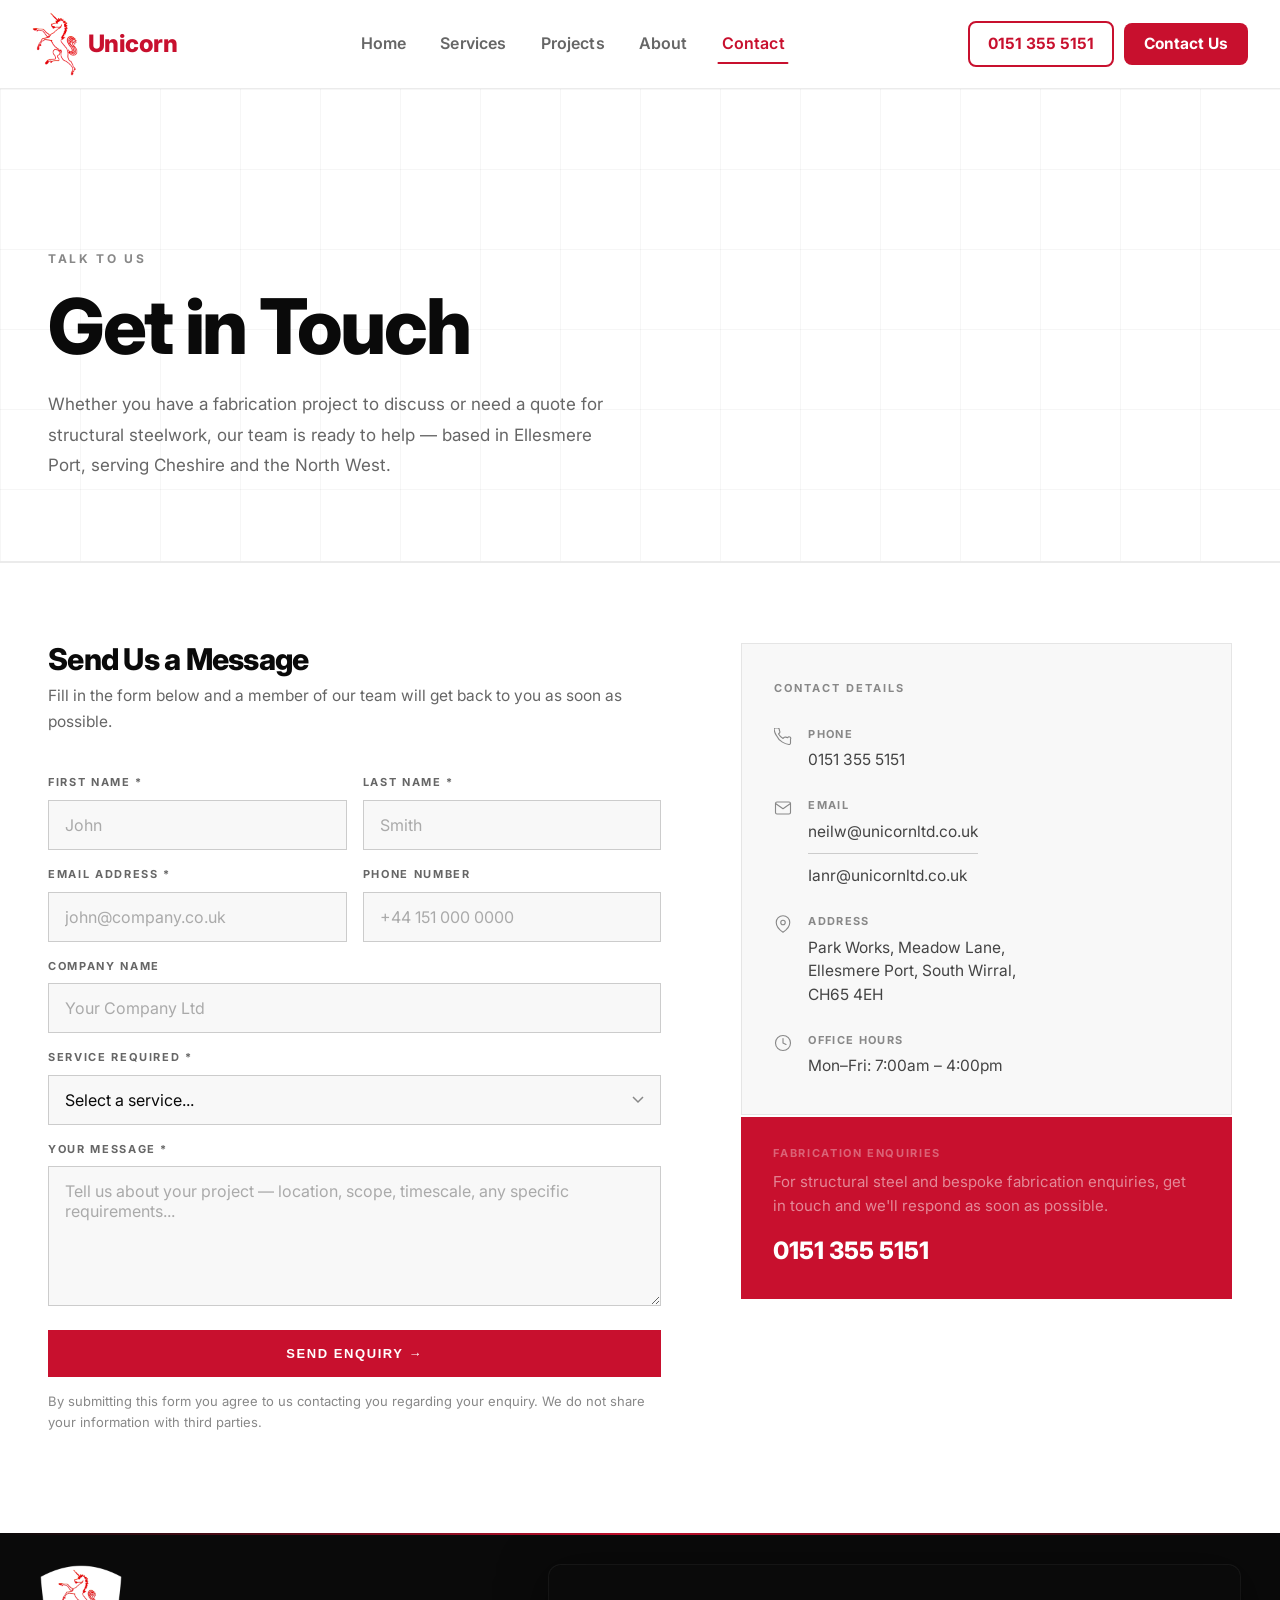
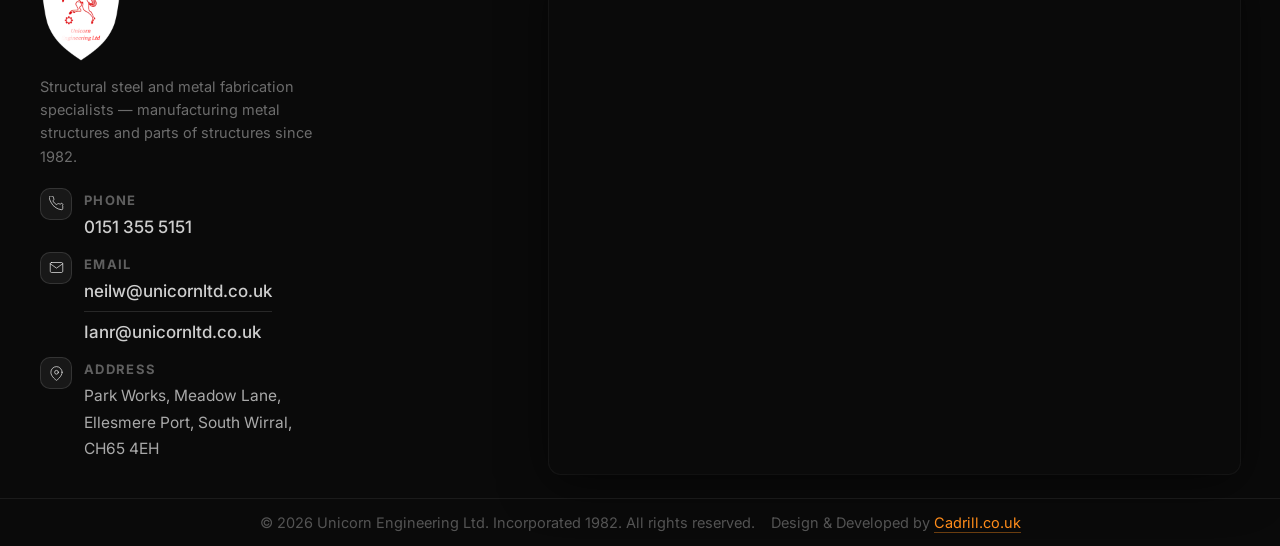
<file: contact.html>
<!DOCTYPE html>
<html lang="en">
<head>
  <meta charset="UTF-8" />
  <!-- Google tag (gtag.js) -->
  <script async src="https://www.googletagmanager.com/gtag/js?id=G-K68HDT0REY"></script>
  <script>
    window.dataLayer = window.dataLayer || [];
    function gtag(){dataLayer.push(arguments);}
    gtag('js', new Date());

    gtag('config', 'G-K68HDT0REY');
  </script>
  <meta name="viewport" content="width=device-width, initial-scale=1.0" />
  <title>Contact Us | Steel Fabrication Quotes | Unicorn Engineering</title>
  <meta name="description" content="Request a steel fabrication quote from Unicorn Engineering Ltd, Ellesmere Port. Call 0151 355 5151 or send your enquiry online. Serving the North West." />
  <link rel="canonical" href="https://www.unicorn-ltd.co.uk/contact" />
  <meta property="og:type" content="website" />
  <meta property="og:url" content="https://www.unicorn-ltd.co.uk/contact" />
  <meta property="og:title" content="Contact Us | Steel Fabrication Quotes | Unicorn Engineering" />
  <meta property="og:description" content="Request a steel fabrication quote from Unicorn Engineering Ltd, Ellesmere Port. Call 0151 355 5151 or send your enquiry online. Serving the North West." />
  <meta property="og:image" content="https://www.unicorn-ltd.co.uk/images/og-image.png" />
  <meta property="og:image:width" content="1200" />
  <meta property="og:image:height" content="1200" />
  <meta name="twitter:card" content="summary_large_image" />
  <meta name="twitter:title" content="Contact Us | Steel Fabrication Quotes | Unicorn Engineering" />
  <meta name="twitter:description" content="Request a steel fabrication quote from Unicorn Engineering Ltd, Ellesmere Port. Call 0151 355 5151 or send your enquiry online. Serving the North West." />
  <meta name="twitter:image" content="https://www.unicorn-ltd.co.uk/images/og-image.png" />
  <link rel="stylesheet" href="css/style.css" />
  <link rel="icon" type="image/png" href="images/icon-unicorn.png" />
  <link rel="preconnect" href="https://fonts.googleapis.com" />
  <link rel="preconnect" href="https://fonts.gstatic.com" crossorigin />
  <link href="https://fonts.googleapis.com/css2?family=Inter:wght@400;500;600;700;800&display=swap" rel="stylesheet" />
  <script type="application/ld+json">
  {
    "@context": "https://schema.org",
    "@type": "LocalBusiness",
    "@id": "https://www.unicorn-ltd.co.uk/#business",
    "name": "Unicorn Engineering Ltd",
    "image": "https://www.unicorn-ltd.co.uk/images/og-image.png",
    "logo": "https://www.unicorn-ltd.co.uk/images/logo-unicorn.png",
    "hasMap": "https://www.google.com/maps?cid=5443946622606818586",
    "url": "https://www.unicorn-ltd.co.uk/",
    "telephone": "+441513555151",
    "email": "neilw@unicornltd.co.uk",
    "description": "Unicorn Engineering Ltd manufactures metal structures and parts of structures in-house at Park Works, Ellesmere Port, Cheshire — structural steel fabrication, mechanical site and workshop services, and in-house machining since 1982.",
    "address": {
      "@type": "PostalAddress",
      "streetAddress": "Park Works, Meadow Lane",
      "addressLocality": "Ellesmere Port",
      "addressRegion": "Cheshire",
      "postalCode": "CH65 4EH",
      "addressCountry": "GB"
    },
    "areaServed": [
      { "@type": "AdministrativeArea", "name": "Cheshire" },
      "Ellesmere Port",
      "Wirral",
      "Chester",
      "Merseyside",
      "Liverpool",
      "Manchester",
      "North Wales"
    ],
    "openingHoursSpecification": {
      "@type": "OpeningHoursSpecification",
      "dayOfWeek": ["Monday", "Tuesday", "Wednesday", "Thursday", "Friday"],
      "opens": "07:00",
      "closes": "16:00"
    },
    "foundingDate": "1982-04-15"
  }
  </script>
</head>
<body>

  <header class="header">
    <div class="header__inner">
      <a href="/" class="header__logo">
        <img src="images/logo-unicorn-icon-red.png" width="137" height="192" alt="Unicorn Engineering Ltd" />
        <span class="header__logo-text">Unicorn</span>
      </a>
      <nav class="nav">
        <ul class="nav__list">
          <li><a href="/"    class="nav__link">Home</a></li>
          <li><a href="/services" class="nav__link">Services</a></li>
          <li><a href="/projects" class="nav__link">Projects</a></li>
          <li><a href="/about"    class="nav__link">About</a></li>
          <li><a href="/contact"  class="nav__link nav__link--active">Contact</a></li>
        </ul>
      </nav>
      <div class="header__actions">
        <a href="tel:+441513555151" class="header__phone">0151 355 5151</a>
        <a href="/contact" class="header__cta">Contact Us</a>
        <button class="header__burger" aria-label="Menu" onclick="openMobileNav()"><span></span><span></span><span></span></button>
      </div>
    </div>
  </header>

  <div class="mobile-nav" id="mobileNav">
    <div class="mobile-nav__head">
      <img src="images/logo-unicorn.png" width="339" height="360" class="mobile-nav__logo" alt="Unicorn Engineering Ltd" />
      <button class="mobile-nav__close" onclick="closeMobileNav()" aria-label="Close menu">✕</button>
    </div>
    <nav class="mobile-nav__links">
      <a href="/"    class="mobile-nav__link">Home</a>
      <a href="/services" class="mobile-nav__link">Services</a>
      <a href="/projects" class="mobile-nav__link">Projects</a>
      <a href="/about"    class="mobile-nav__link">About</a>
      <a href="/contact"  class="mobile-nav__link mobile-nav__link--active">Contact</a>
    </nav>
    <div class="mobile-nav__footer">
      <a href="tel:+441513555151" class="mobile-nav__phone">0151 355 5151</a>
      <a href="/contact" class="mobile-nav__cta">Contact Us</a>
    </div>
  </div>


  <section class="page-hero">
    <div class="container page-hero__inner">
      <span class="eyebrow">Talk to Us</span>
      <h1 class="page-hero__title">Get in Touch</h1>
      <p class="page-hero__sub">Whether you have a fabrication project to discuss or need a quote for structural steelwork, our team is ready to help — based in Ellesmere Port, serving Cheshire and the North West.</p>
    </div>
  </section>

  <section class="contact-section">
    <div class="container">
      <div class="contact-section__inner">

        <!-- FORM -->
        <div class="contact-form">
          <h2 class="contact-form__title">Send Us a Message</h2>
          <p class="contact-form__sub">Fill in the form below and a member of our team will get back to you as soon as possible.</p>

          <form id="contactForm" onsubmit="handleSubmit(event)">
            <input type="hidden" name="access_key" value="3421b84b-fc21-4ed8-bbee-d3516165deab" />
            <input type="hidden" name="subject" value="New enquiry from Unicorn Engineering Ltd website" />
            <input type="hidden" name="from_name" value="Unicorn Engineering Ltd Website" />
            <input type="checkbox" name="botcheck" class="hidden" style="display:none;" />
            <div class="form-row">
              <div class="form-group">
                <label for="firstName">First Name *</label>
                <input type="text" id="firstName" name="firstName" required placeholder="John" />
              </div>
              <div class="form-group">
                <label for="lastName">Last Name *</label>
                <input type="text" id="lastName" name="lastName" required placeholder="Smith" />
              </div>
            </div>
            <div class="form-row">
              <div class="form-group">
                <label for="email">Email Address *</label>
                <input type="email" id="email" name="email" required placeholder="john@company.co.uk" />
              </div>
              <div class="form-group">
                <label for="phone">Phone Number</label>
                <input type="tel" id="phone" name="phone" placeholder="+44 151 000 0000" />
              </div>
            </div>
            <div class="form-group">
              <label for="company">Company Name</label>
              <input type="text" id="company" name="company" placeholder="Your Company Ltd" />
            </div>
            <div class="form-group">
              <label for="service">Service Required *</label>
              <select id="service" name="service" required>
                <option value="" disabled selected>Select a service...</option>
                <option value="structural">Structural Steel Fabrication</option>
                <option value="frameworks">Metal Structures &amp; Frameworks</option>
                <option value="welding">Precision Welding &amp; Fabrication</option>
                <option value="parts">Bespoke Parts &amp; Components</option>
                <option value="workshop">Workshop &amp; Site Services</option>
                <option value="other">Other / General Enquiry</option>
              </select>
            </div>
            <div class="form-group">
              <label for="message">Your Message *</label>
              <textarea id="message" name="message" required placeholder="Tell us about your project — location, scope, timescale, any specific requirements..."></textarea>
            </div>
            <button type="submit" class="form-submit" id="formSubmitBtn">Send Enquiry &rarr;</button>
            <p class="form-note">By submitting this form you agree to us contacting you regarding your enquiry. We do not share your information with third parties.</p>
          </form>

          <div class="form-success" id="formSuccess">
            Thank you for your enquiry. A member of our team will be in touch shortly.
          </div>
          <div class="form-success" id="formError" style="display:none; background:#fdecec; color:#8a1f1f;">
            Sorry, something went wrong sending your enquiry. Please call us on <a href="tel:+441513555151" style="color:inherit; text-decoration:underline;">0151 355 5151</a> or email <a href="mailto:neilw@unicornltd.co.uk" style="color:inherit; text-decoration:underline;">neilw@unicornltd.co.uk</a> or <a href="mailto:Ianr@unicornltd.co.uk" style="color:inherit; text-decoration:underline;">Ianr@unicornltd.co.uk</a> instead.
          </div>
        </div>

        <!-- INFO -->
        <div class="contact-info">
          <div class="contact-info__box">
            <p class="contact-info__box-title">Contact Details</p>
            <div class="ci-item">
              <svg class="ci-item__icon" viewBox="0 0 24 24" fill="none" stroke="currentColor" stroke-width="1.5" stroke-linecap="round" stroke-linejoin="round">
                <path d="M22 16.92v3a2 2 0 01-2.18 2 19.79 19.79 0 01-8.63-3.07A19.5 19.5 0 013.07 9.8 19.79 19.79 0 01.04 1.22 2 2 0 012 .04h3a2 2 0 012 1.72 12.84 12.84 0 00.7 2.81 2 2 0 01-.45 2.11L6.09 7.91a16 16 0 006 6l1.27-1.27a2 2 0 012.11-.45 12.84 12.84 0 002.81.7A2 2 0 0122 14.92z"/>
              </svg>
              <div>
                <div class="ci-item__label">Phone</div>
                <div class="ci-item__val"><a href="tel:+441513555151">0151 355 5151</a></div>
              </div>
            </div>
            <div class="ci-item">
              <svg class="ci-item__icon" viewBox="0 0 24 24" fill="none" stroke="currentColor" stroke-width="1.5" stroke-linecap="round" stroke-linejoin="round">
                <path d="M4 4h16c1.1 0 2 .9 2 2v12c0 1.1-.9 2-2 2H4c-1.1 0-2-.9-2-2V6c0-1.1.9-2 2-2z"/><polyline points="22,6 12,13 2,6"/>
              </svg>
              <div>
                <div class="ci-item__label">Email</div>
                <div class="ci-item__val"><a href="mailto:neilw@unicornltd.co.uk">neilw@unicornltd.co.uk</a></div>
                <div class="ci-item__val"><a href="mailto:Ianr@unicornltd.co.uk">Ianr@unicornltd.co.uk</a></div>
              </div>
            </div>
            <div class="ci-item">
              <svg class="ci-item__icon" viewBox="0 0 24 24" fill="none" stroke="currentColor" stroke-width="1.5" stroke-linecap="round" stroke-linejoin="round">
                <path d="M21 10c0 7-9 13-9 13S3 17 3 10a9 9 0 1118 0z"/><circle cx="12" cy="10" r="3"/>
              </svg>
              <div>
                <div class="ci-item__label">Address</div>
                <div class="ci-item__val">Park Works, Meadow Lane,<br />Ellesmere Port, South Wirral,<br />CH65 4EH</div>
              </div>
            </div>
            <div class="ci-item" style="margin-bottom:0;">
              <svg class="ci-item__icon" viewBox="0 0 24 24" fill="none" stroke="currentColor" stroke-width="1.5" stroke-linecap="round" stroke-linejoin="round">
                <circle cx="12" cy="12" r="10"/><polyline points="12,6 12,12 16,14"/>
              </svg>
              <div>
                <div class="ci-item__label">Office Hours</div>
                <div class="ci-item__val">Mon–Fri: 7:00am – 4:00pm</div>
              </div>
            </div>
          </div>

          <div class="emergency-box">
            <div class="emergency-box__label">Fabrication Enquiries</div>
            <p class="emergency-box__text">For structural steel and bespoke fabrication enquiries, get in touch and we'll respond as soon as possible.</p>
            <div class="emergency-box__num"><a href="tel:+441513555151" style="color:inherit;">0151 355 5151</a></div>
          </div>
        </div>

      </div>
    </div>
  </section>

  <footer class="footer">
    <div class="footer__inner">
      <div class="footer__contact">
        <img src="images/logo-unicorn-footer.png" width="246" height="288" class="footer__logo" loading="lazy" alt="Unicorn Engineering Ltd" />
        <p class="footer__tagline">Structural steel and metal fabrication specialists — manufacturing metal structures and parts of structures since 1982.</p>
        <a href="tel:+441513555151" class="footer__contact-item">
          <span class="footer__contact-icon">
            <svg viewBox="0 0 24 24" fill="none" width="15" height="15" stroke="currentColor" stroke-width="1.5" stroke-linecap="round" stroke-linejoin="round"><path d="M22 16.92v3a2 2 0 01-2.18 2 19.79 19.79 0 01-8.63-3.07A19.5 19.5 0 013.07 9.8 19.79 19.79 0 01.04 1.22 2 2 0 012 .04h3a2 2 0 012 1.72 12.84 12.84 0 00.7 2.81 2 2 0 01-.45 2.11L6.09 7.91a16 16 0 006 6l1.27-1.27a2 2 0 012.11-.45 12.84 12.84 0 002.81.7A2 2 0 0122 14.92z"/></svg>
          </span>
          <span class="footer__contact-text">
            <span class="footer__label">Phone</span>
            <span class="footer__value">0151 355 5151</span>
          </span>
        </a>
        <div class="footer__contact-item">
          <span class="footer__contact-icon">
            <svg viewBox="0 0 24 24" fill="none" width="15" height="15" stroke="currentColor" stroke-width="1.5" stroke-linecap="round" stroke-linejoin="round"><path d="M4 4h16c1.1 0 2 .9 2 2v12c0 1.1-.9 2-2 2H4c-1.1 0-2-.9-2-2V6c0-1.1.9-2 2-2z"/><polyline points="22,6 12,13 2,6"/></svg>
          </span>
          <span class="footer__contact-text">
            <span class="footer__label">Email</span>
            <a href="mailto:neilw@unicornltd.co.uk" class="footer__value">neilw@unicornltd.co.uk</a>
            <a href="mailto:Ianr@unicornltd.co.uk" class="footer__value">Ianr@unicornltd.co.uk</a>
          </span>
        </div>
        <div class="footer__contact-item">
          <span class="footer__contact-icon">
            <svg viewBox="0 0 24 24" fill="none" width="15" height="15" stroke="currentColor" stroke-width="1.5" stroke-linecap="round" stroke-linejoin="round"><path d="M21 10c0 7-9 13-9 13S3 17 3 10a9 9 0 1118 0z"/><circle cx="12" cy="10" r="3"/></svg>
          </span>
          <span class="footer__contact-text">
            <span class="footer__label">Address</span>
            <address class="footer__address">Park Works, Meadow Lane,<br />Ellesmere Port, South Wirral,<br />CH65 4EH</address>
          </span>
        </div>
      </div>
      <div class="footer__map">
        <iframe src="https://www.google.com/maps?cid=5443946622606818586&z=17&output=embed" width="100%" height="100%" style="border:0;" allowfullscreen="" loading="lazy" referrerpolicy="no-referrer-when-downgrade"></iframe>
      </div>
    </div>


    <div class="footer__bottom" style="justify-content:center; gap:16px; flex-wrap:wrap;">
      <p>&copy; 2026 Unicorn Engineering Ltd. Incorporated 1982. All rights reserved.</p>
      <p>Design &amp; Developed by <a href="https://cadrill.co.uk" class="footer__policy-link" target="_blank" rel="noopener">Cadrill.co.uk</a></p>
    </div>
  </footer>

  <script>
    function openMobileNav() {
      document.getElementById('mobileNav').classList.add('is-open');
      document.body.style.overflow = 'hidden';
    }
    function closeMobileNav() {
      document.getElementById('mobileNav').classList.remove('is-open');
      document.body.style.overflow = '';
    }
    function handleSubmit(e) {
      e.preventDefault();
      var form = document.getElementById('contactForm');
      var btn = document.getElementById('formSubmitBtn');
      var errorBox = document.getElementById('formError');
      errorBox.style.display = 'none';
      btn.disabled = true;
      btn.textContent = 'Sending...';

      var formData = new FormData(form);

      fetch('https://api.web3forms.com/submit', {
        method: 'POST',
        headers: { 'Accept': 'application/json' },
        body: formData
      })
        .then(function (response) { return response.json(); })
        .then(function (data) {
          if (data.success) {
            form.style.display = 'none';
            document.getElementById('formSuccess').style.display = 'block';
          } else {
            btn.disabled = false;
            btn.textContent = 'Send Enquiry →';
            errorBox.style.display = 'block';
          }
        })
        .catch(function () {
          btn.disabled = false;
          btn.textContent = 'Send Enquiry →';
          errorBox.style.display = 'block';
        });
    }
  </script>

</body>
</html>
</file>
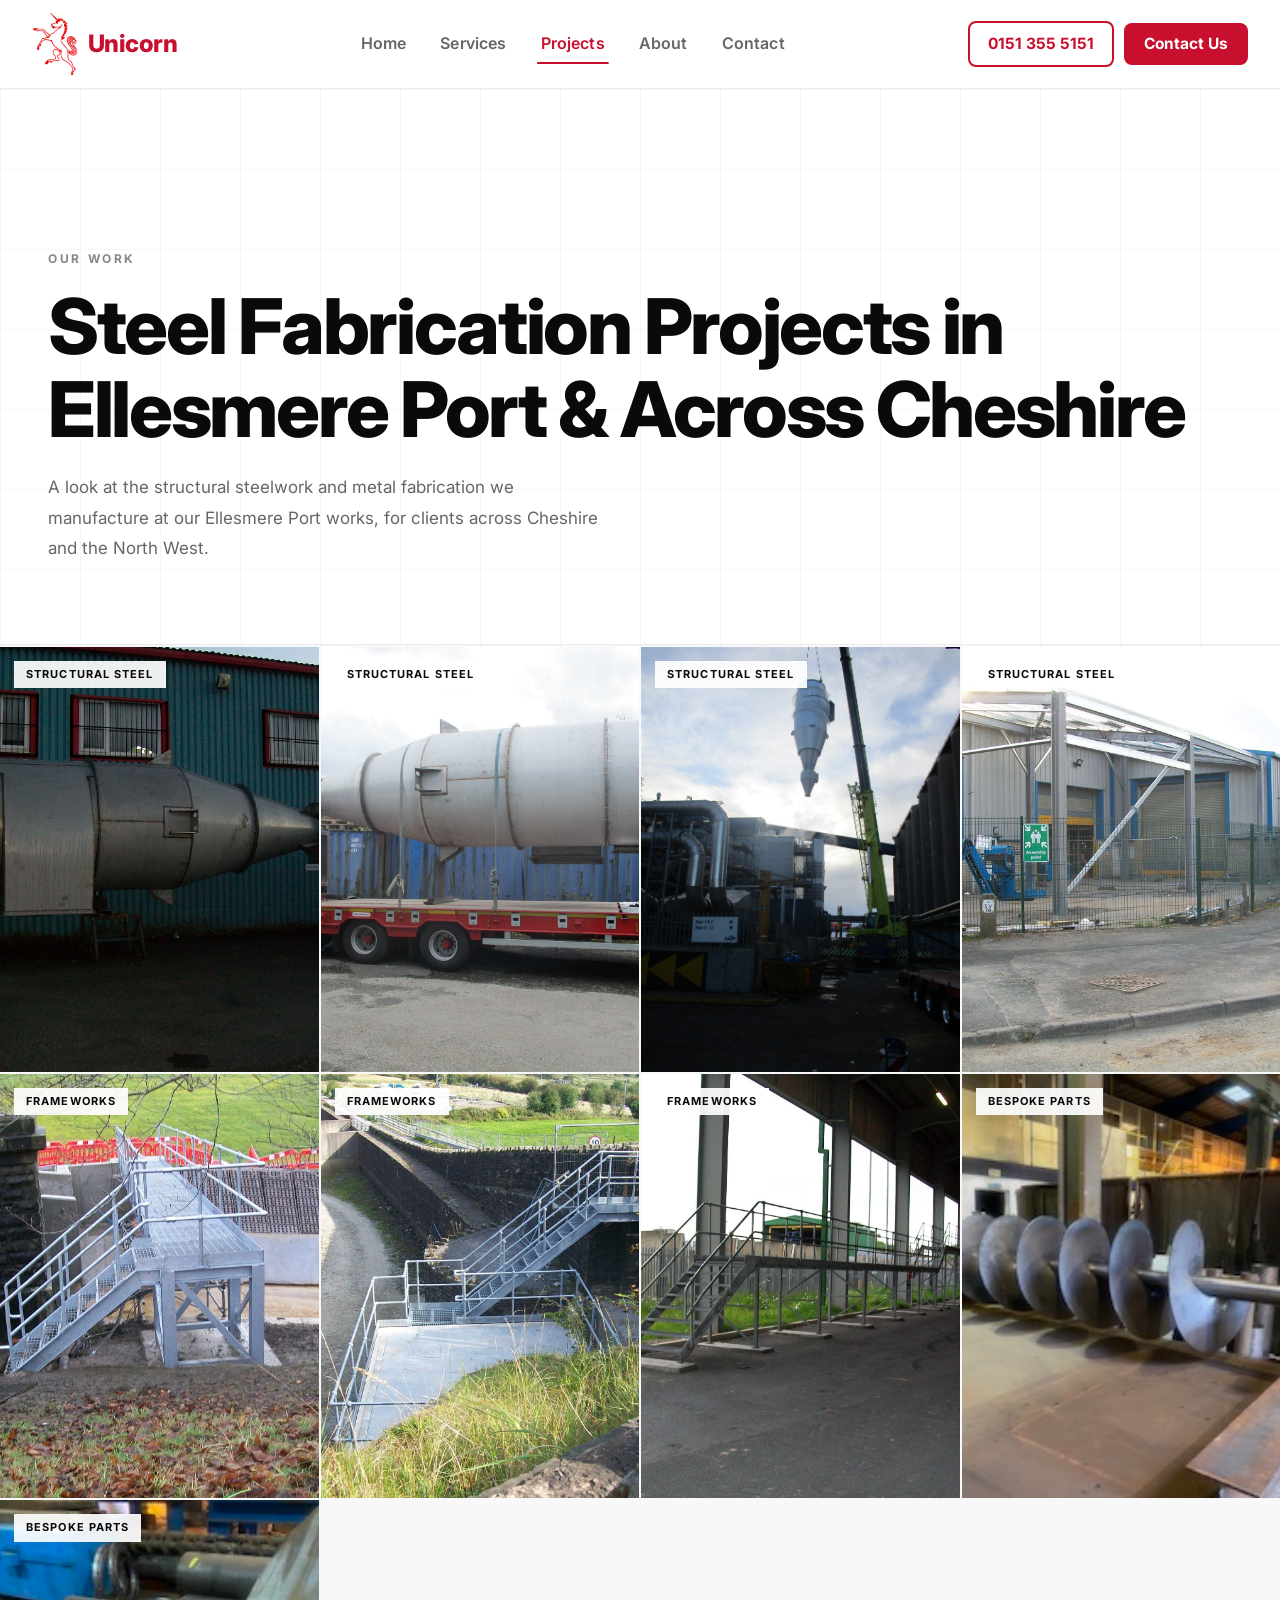
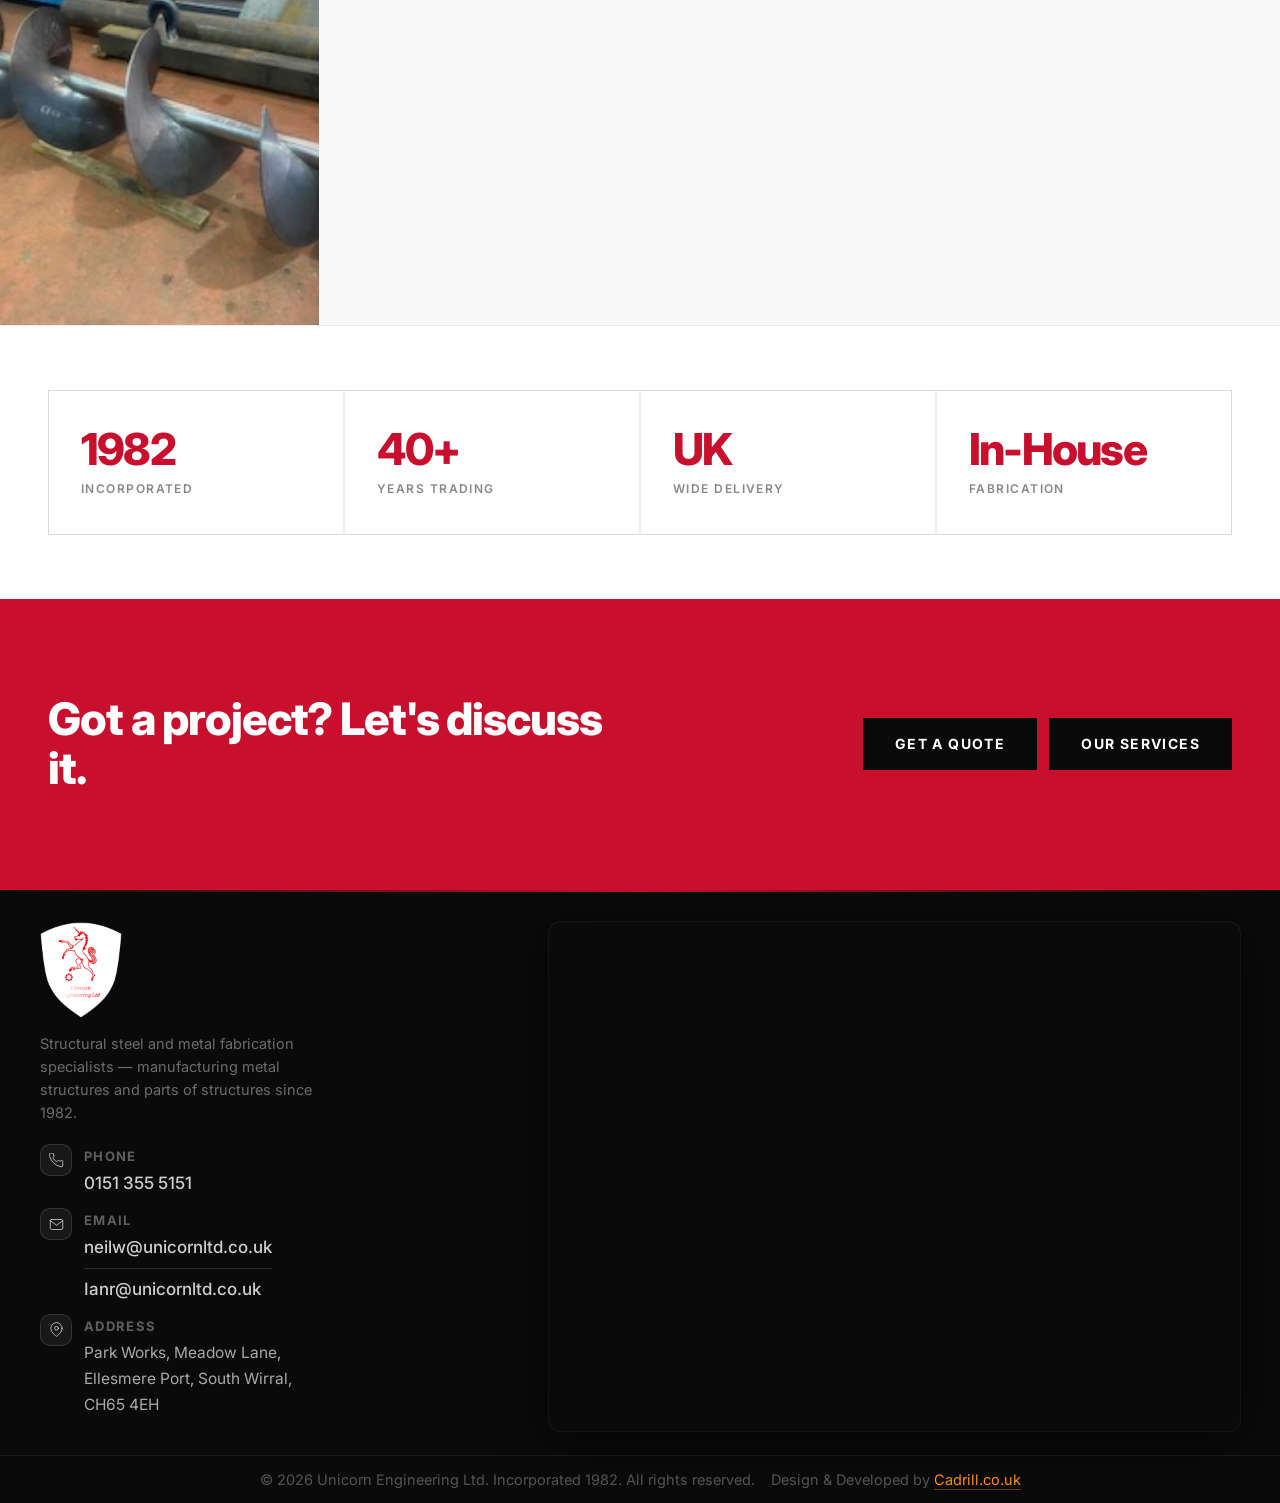
<file: projects.html>
<!DOCTYPE html>
<html lang="en">
<head>
  <meta charset="UTF-8" />
  <!-- Google tag (gtag.js) -->
  <script async src="https://www.googletagmanager.com/gtag/js?id=G-K68HDT0REY"></script>
  <script>
    window.dataLayer = window.dataLayer || [];
    function gtag(){dataLayer.push(arguments);}
    gtag('js', new Date());

    gtag('config', 'G-K68HDT0REY');
  </script>
  <meta name="viewport" content="width=device-width, initial-scale=1.0" />
  <title>Steel Fabrication Projects in Cheshire | Unicorn Engineering</title>
  <meta name="description" content="Steel fabrication projects from our Ellesmere Port works: stainless cyclone vessels, access platforms, canopy frames and bespoke parts across the North West." />
  <link rel="canonical" href="https://www.unicorn-ltd.co.uk/projects" />
  <meta property="og:type" content="website" />
  <meta property="og:url" content="https://www.unicorn-ltd.co.uk/projects" />
  <meta property="og:title" content="Steel Fabrication Projects in Cheshire | Unicorn Engineering" />
  <meta property="og:description" content="Steel fabrication projects from our Ellesmere Port works: stainless cyclone vessels, access platforms, canopy frames and bespoke parts across the North West." />
  <meta property="og:image" content="https://www.unicorn-ltd.co.uk/images/og-image.png" />
  <meta property="og:image:width" content="1200" />
  <meta property="og:image:height" content="1200" />
  <meta name="twitter:card" content="summary_large_image" />
  <meta name="twitter:title" content="Steel Fabrication Projects in Cheshire | Unicorn Engineering" />
  <meta name="twitter:description" content="Steel fabrication projects from our Ellesmere Port works: stainless cyclone vessels, access platforms, canopy frames and bespoke parts across the North West." />
  <meta name="twitter:image" content="https://www.unicorn-ltd.co.uk/images/og-image.png" />
  <link rel="stylesheet" href="css/style.css" />
  <link rel="icon" type="image/png" href="images/icon-unicorn.png" />
  <link rel="preconnect" href="https://fonts.googleapis.com" />
  <link rel="preconnect" href="https://fonts.gstatic.com" crossorigin />
  <link href="https://fonts.googleapis.com/css2?family=Inter:wght@400;500;600;700;800&display=swap" rel="stylesheet" />
  <script type="application/ld+json">
  {
    "@context": "https://schema.org",
    "@type": "LocalBusiness",
    "@id": "https://www.unicorn-ltd.co.uk/#business",
    "name": "Unicorn Engineering Ltd",
    "image": "https://www.unicorn-ltd.co.uk/images/og-image.png",
    "logo": "https://www.unicorn-ltd.co.uk/images/logo-unicorn.png",
    "hasMap": "https://www.google.com/maps?cid=5443946622606818586",
    "url": "https://www.unicorn-ltd.co.uk/",
    "telephone": "+441513555151",
    "email": "neilw@unicornltd.co.uk",
    "description": "Unicorn Engineering Ltd manufactures metal structures and parts of structures in-house at Park Works, Ellesmere Port, Cheshire — structural steel fabrication, mechanical site and workshop services, and in-house machining since 1982.",
    "address": {
      "@type": "PostalAddress",
      "streetAddress": "Park Works, Meadow Lane",
      "addressLocality": "Ellesmere Port",
      "addressRegion": "Cheshire",
      "postalCode": "CH65 4EH",
      "addressCountry": "GB"
    },
    "areaServed": [
      { "@type": "AdministrativeArea", "name": "Cheshire" },
      "Ellesmere Port",
      "Wirral",
      "Chester",
      "Merseyside",
      "Liverpool",
      "Manchester",
      "North Wales"
    ],
    "openingHoursSpecification": {
      "@type": "OpeningHoursSpecification",
      "dayOfWeek": ["Monday", "Tuesday", "Wednesday", "Thursday", "Friday"],
      "opens": "07:00",
      "closes": "16:00"
    },
    "foundingDate": "1982-04-15"
  }
  </script>
</head>
<body>

  <header class="header">
    <div class="header__inner">
      <a href="/" class="header__logo">
        <img src="images/logo-unicorn-icon-red.png" width="137" height="192" alt="Unicorn Engineering Ltd" />
        <span class="header__logo-text">Unicorn</span>
      </a>
      <nav class="nav">
        <ul class="nav__list">
          <li><a href="/"    class="nav__link">Home</a></li>
          <li><a href="/services" class="nav__link">Services</a></li>
          <li><a href="/projects" class="nav__link nav__link--active">Projects</a></li>
          <li><a href="/about"    class="nav__link">About</a></li>
          <li><a href="/contact"  class="nav__link">Contact</a></li>
        </ul>
      </nav>
      <div class="header__actions">
        <a href="tel:+441513555151" class="header__phone">0151 355 5151</a>
        <a href="/contact" class="header__cta">Contact Us</a>
        <button class="header__burger" aria-label="Menu" onclick="openMobileNav()"><span></span><span></span><span></span></button>
      </div>
    </div>
  </header>

  <div class="mobile-nav" id="mobileNav">
    <div class="mobile-nav__head">
      <img src="images/logo-unicorn.png" width="339" height="360" class="mobile-nav__logo" alt="Unicorn Engineering Ltd" />
      <button class="mobile-nav__close" onclick="closeMobileNav()" aria-label="Close menu">✕</button>
    </div>
    <nav class="mobile-nav__links">
      <a href="/"    class="mobile-nav__link">Home</a>
      <a href="/services" class="mobile-nav__link">Services</a>
      <a href="/projects" class="mobile-nav__link mobile-nav__link--active">Projects</a>
      <a href="/about"    class="mobile-nav__link">About</a>
      <a href="/contact"  class="mobile-nav__link">Contact</a>
    </nav>
    <div class="mobile-nav__footer">
      <a href="tel:+441513555151" class="mobile-nav__phone">0151 355 5151</a>
      <a href="/contact" class="mobile-nav__cta">Contact Us</a>
    </div>
  </div>


  <section class="page-hero">
    <div class="container page-hero__inner">
      <span class="eyebrow">Our Work</span>
      <h1 class="page-hero__title">Steel Fabrication Projects in Ellesmere Port &amp; Across Cheshire</h1>
      <p class="page-hero__sub">A look at the structural steelwork and metal fabrication we manufacture at our Ellesmere Port works, for clients across Cheshire and the North West.</p>
    </div>
  </section>

  <!-- GRID -->
  <section class="projects-section">
    <div class="projects-grid" id="projectsGrid">

      <div class="proj-card" data-cat="structural">
        <span class="proj-card__tag">Structural Steel</span>
        <img class="proj-card__img" loading="lazy" decoding="async" src="images/gallery-vessel-1.jpg" alt="Fabricated stainless steel cyclone vessel" />
        <div class="proj-card__overlay"></div>
        <div class="proj-card__info"><div class="proj-card__cat">Structural Steel Fabrication</div><div class="proj-card__title">Stainless Steel Cyclone Vessel</div><div class="proj-card__loc">UK</div></div>
      </div>
      <div class="proj-card" data-cat="structural">
        <span class="proj-card__tag">Structural Steel</span>
        <img class="proj-card__img" loading="lazy" decoding="async" src="images/gallery-vessel-4.jpg" alt="Stainless steel cyclone vessel strapped to a low-loader trailer for delivery" />
        <div class="proj-card__overlay"></div>
        <div class="proj-card__info"><div class="proj-card__cat">Structural Steel Fabrication</div><div class="proj-card__title">Cyclone Vessel — Loaded for Delivery</div><div class="proj-card__loc">UK</div></div>
      </div>
      <div class="proj-card" data-cat="structural">
        <span class="proj-card__tag">Structural Steel</span>
        <img class="proj-card__img" loading="lazy" decoding="async" src="images/gallery-vessel-3.jpg" alt="Stainless steel cyclone vessel being craned into position on site" />
        <div class="proj-card__overlay"></div>
        <div class="proj-card__info"><div class="proj-card__cat">Structural Steel Fabrication</div><div class="proj-card__title">Cyclone Vessel — Craned into Position</div><div class="proj-card__loc">UK</div></div>
      </div>
      <div class="proj-card" data-cat="structural">
        <span class="proj-card__tag">Structural Steel</span>
        <img class="proj-card__img" loading="lazy" decoding="async" src="images/gallery-canopy-frame.jpg" alt="Steel canopy frame erected onto an existing building" />
        <div class="proj-card__overlay"></div>
        <div class="proj-card__info"><div class="proj-card__cat">Structural Steel Fabrication</div><div class="proj-card__title">Steel Canopy Frame Erection</div><div class="proj-card__loc">UK</div></div>
      </div>
      <div class="proj-card" data-cat="frameworks">
        <span class="proj-card__tag">Frameworks</span>
        <img class="proj-card__img" loading="lazy" decoding="async" src="images/gallery-platform-1.jpg" alt="Galvanised steel access platform and stairs at a reservoir" />
        <div class="proj-card__overlay"></div>
        <div class="proj-card__info"><div class="proj-card__cat">Metal Structures &amp; Frameworks</div><div class="proj-card__title">Reservoir Access Platform &amp; Stairs</div><div class="proj-card__loc">UK</div></div>
      </div>
      <div class="proj-card" data-cat="frameworks">
        <span class="proj-card__tag">Frameworks</span>
        <img class="proj-card__img" loading="lazy" decoding="async" src="images/gallery-platform-2.jpg" alt="Galvanised steel access platform and stairs at a dam" />
        <div class="proj-card__overlay"></div>
        <div class="proj-card__info"><div class="proj-card__cat">Metal Structures &amp; Frameworks</div><div class="proj-card__title">Dam Access Platform &amp; Stairs</div><div class="proj-card__loc">UK</div></div>
      </div>
      <div class="proj-card" data-cat="frameworks">
        <span class="proj-card__tag">Frameworks</span>
        <img class="proj-card__img" loading="lazy" decoding="async" src="images/gallery-viaduct-walkway.jpg" alt="Steel walkway and staircase beneath a viaduct" />
        <div class="proj-card__overlay"></div>
        <div class="proj-card__info"><div class="proj-card__cat">Metal Structures &amp; Frameworks</div><div class="proj-card__title">Viaduct Walkway &amp; Staircase</div><div class="proj-card__loc">UK</div></div>
      </div>
      <div class="proj-card" data-cat="parts">
        <span class="proj-card__tag">Bespoke Parts</span>
        <img class="proj-card__img" loading="lazy" decoding="async" src="images/gallery-agitator-2.jpg" alt="Mild steel helical screw agitator fabricated in-house" />
        <div class="proj-card__overlay"></div>
        <div class="proj-card__info"><div class="proj-card__cat">Bespoke Parts &amp; Components</div><div class="proj-card__title">Mild Steel Screw Agitator</div><div class="proj-card__loc">UK</div></div>
      </div>
      <div class="proj-card" data-cat="parts">
        <span class="proj-card__tag">Bespoke Parts</span>
        <img class="proj-card__img" loading="lazy" decoding="async" src="images/gallery-agitator-1.jpg" alt="Mild steel helical screw agitator, finished components" />
        <div class="proj-card__overlay"></div>
        <div class="proj-card__info"><div class="proj-card__cat">Bespoke Parts &amp; Components</div><div class="proj-card__title">Screw Agitator — Finished Flights</div><div class="proj-card__loc">UK</div></div>
      </div>

    </div>
  </section>

  <!-- STATS -->
  <section class="projects-stats">
    <div class="container">
      <div class="projects-stats__inner">
        <div class="ps-item">
          <div class="ps-item__num">1982</div>
          <div class="ps-item__label">Incorporated</div>
        </div>
        <div class="ps-item">
          <div class="ps-item__num">40+</div>
          <div class="ps-item__label">Years Trading</div>
        </div>
        <div class="ps-item">
          <div class="ps-item__num">UK</div>
          <div class="ps-item__label">Wide Delivery</div>
        </div>
        <div class="ps-item">
          <div class="ps-item__num">In-House</div>
          <div class="ps-item__label">Fabrication</div>
        </div>
      </div>
    </div>
  </section>

  <section class="cta-band">
    <div class="container">
      <div class="cta-band__inner">
        <h2 class="cta-band__title">Got a project? Let's discuss it.</h2>
        <div class="cta-band__actions">
          <a href="/contact" class="btn btn--dark">Get a Quote</a>
          <a href="/services" class="btn btn--dark" style="border-color:rgba(0,0,0,0.15);">Our Services</a>
        </div>
      </div>
    </div>
  </section>

  <footer class="footer">
    <div class="footer__inner">
      <div class="footer__contact">
        <img src="images/logo-unicorn-footer.png" width="246" height="288" class="footer__logo" loading="lazy" alt="Unicorn Engineering Ltd" />
        <p class="footer__tagline">Structural steel and metal fabrication specialists — manufacturing metal structures and parts of structures since 1982.</p>
        <a href="tel:+441513555151" class="footer__contact-item">
          <span class="footer__contact-icon">
            <svg viewBox="0 0 24 24" fill="none" width="15" height="15" stroke="currentColor" stroke-width="1.5" stroke-linecap="round" stroke-linejoin="round"><path d="M22 16.92v3a2 2 0 01-2.18 2 19.79 19.79 0 01-8.63-3.07A19.5 19.5 0 013.07 9.8 19.79 19.79 0 01.04 1.22 2 2 0 012 .04h3a2 2 0 012 1.72 12.84 12.84 0 00.7 2.81 2 2 0 01-.45 2.11L6.09 7.91a16 16 0 006 6l1.27-1.27a2 2 0 012.11-.45 12.84 12.84 0 002.81.7A2 2 0 0122 14.92z"/></svg>
          </span>
          <span class="footer__contact-text">
            <span class="footer__label">Phone</span>
            <span class="footer__value">0151 355 5151</span>
          </span>
        </a>
        <div class="footer__contact-item">
          <span class="footer__contact-icon">
            <svg viewBox="0 0 24 24" fill="none" width="15" height="15" stroke="currentColor" stroke-width="1.5" stroke-linecap="round" stroke-linejoin="round"><path d="M4 4h16c1.1 0 2 .9 2 2v12c0 1.1-.9 2-2 2H4c-1.1 0-2-.9-2-2V6c0-1.1.9-2 2-2z"/><polyline points="22,6 12,13 2,6"/></svg>
          </span>
          <span class="footer__contact-text">
            <span class="footer__label">Email</span>
            <a href="mailto:neilw@unicornltd.co.uk" class="footer__value">neilw@unicornltd.co.uk</a>
            <a href="mailto:Ianr@unicornltd.co.uk" class="footer__value">Ianr@unicornltd.co.uk</a>
          </span>
        </div>
        <div class="footer__contact-item">
          <span class="footer__contact-icon">
            <svg viewBox="0 0 24 24" fill="none" width="15" height="15" stroke="currentColor" stroke-width="1.5" stroke-linecap="round" stroke-linejoin="round"><path d="M21 10c0 7-9 13-9 13S3 17 3 10a9 9 0 1118 0z"/><circle cx="12" cy="10" r="3"/></svg>
          </span>
          <span class="footer__contact-text">
            <span class="footer__label">Address</span>
            <address class="footer__address">Park Works, Meadow Lane,<br />Ellesmere Port, South Wirral,<br />CH65 4EH</address>
          </span>
        </div>
      </div>
      <div class="footer__map">
        <iframe src="https://www.google.com/maps?cid=5443946622606818586&z=17&output=embed" width="100%" height="100%" style="border:0;" allowfullscreen="" loading="lazy" referrerpolicy="no-referrer-when-downgrade"></iframe>
      </div>
    </div>


    <div class="footer__bottom" style="justify-content:center; gap:16px; flex-wrap:wrap;">
      <p>&copy; 2026 Unicorn Engineering Ltd. Incorporated 1982. All rights reserved.</p>
      <p>Design &amp; Developed by <a href="https://cadrill.co.uk" class="footer__policy-link" target="_blank" rel="noopener">Cadrill.co.uk</a></p>
    </div>
  </footer>

  <script>
    function openMobileNav() {
      document.getElementById('mobileNav').classList.add('is-open');
      document.body.style.overflow = 'hidden';
    }
    function closeMobileNav() {
      document.getElementById('mobileNav').classList.remove('is-open');
      document.body.style.overflow = '';
    }
  </script>

</body>
</html>
</file>
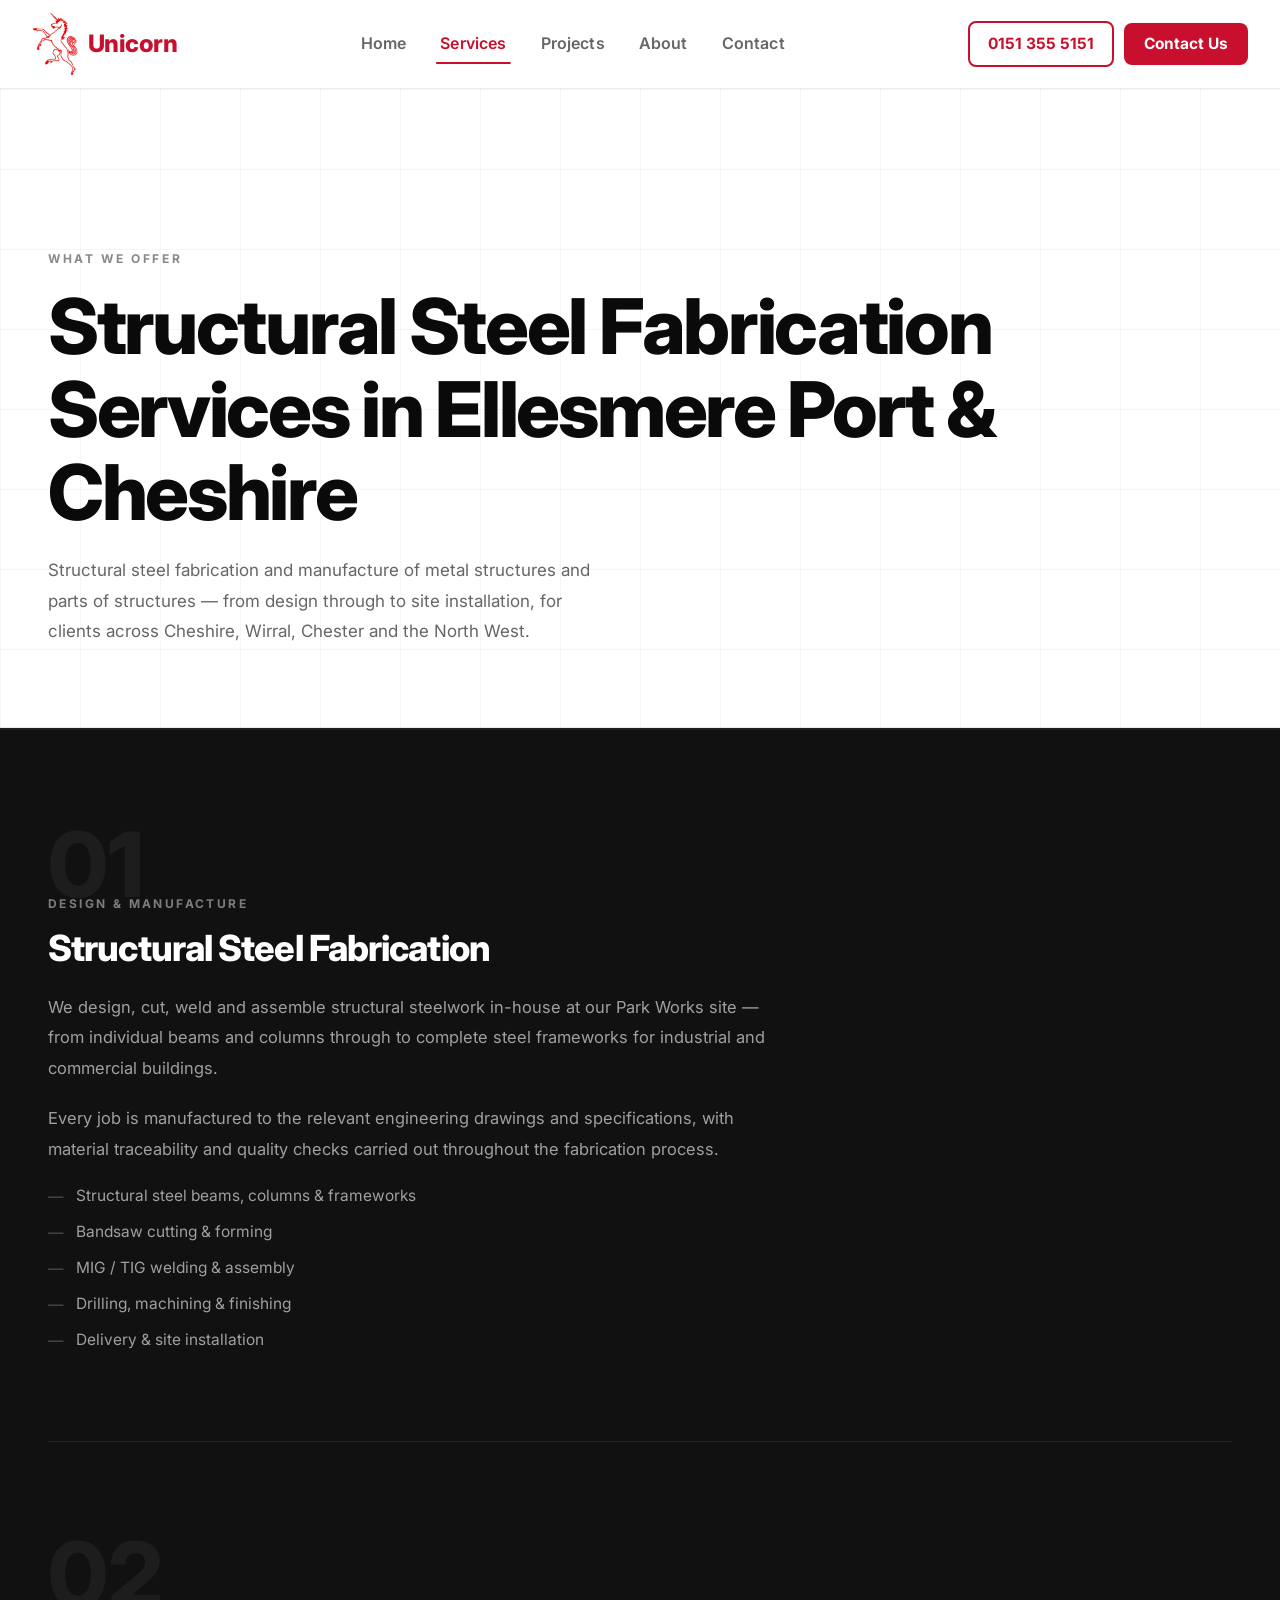
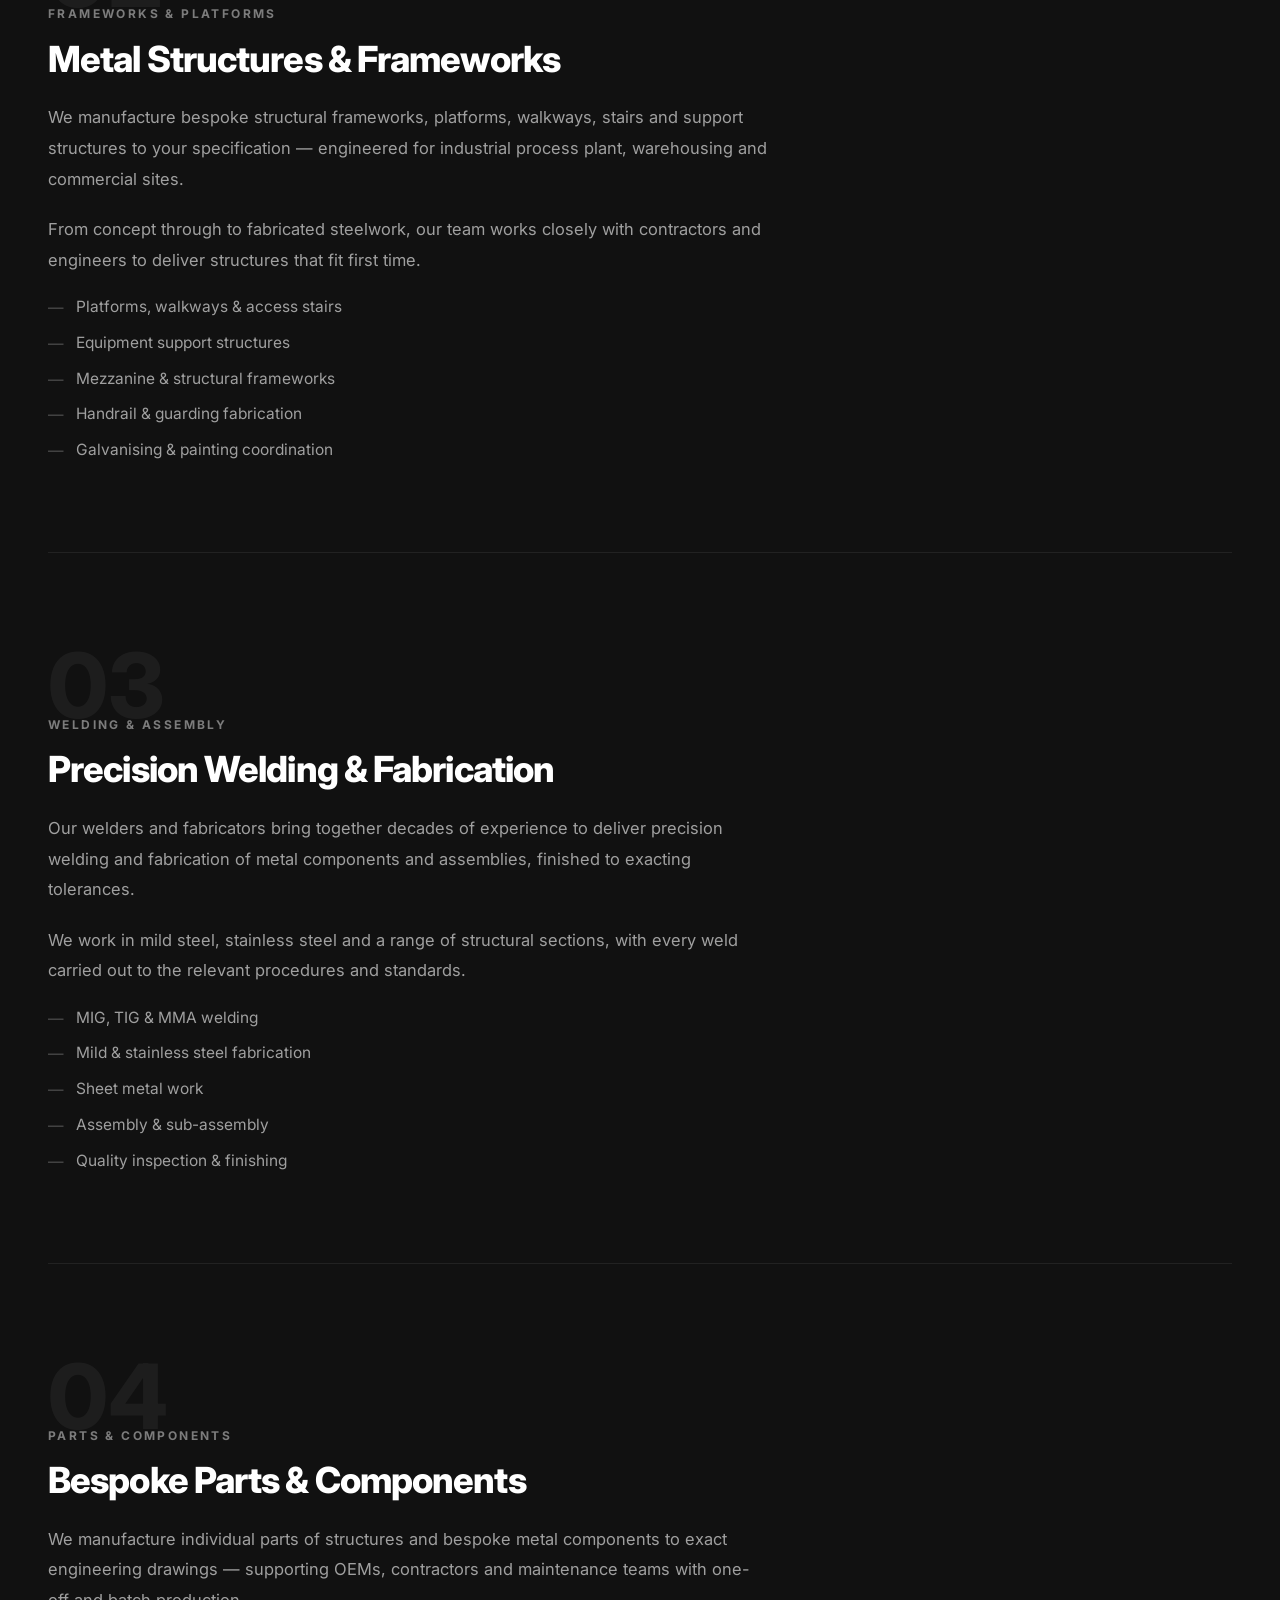
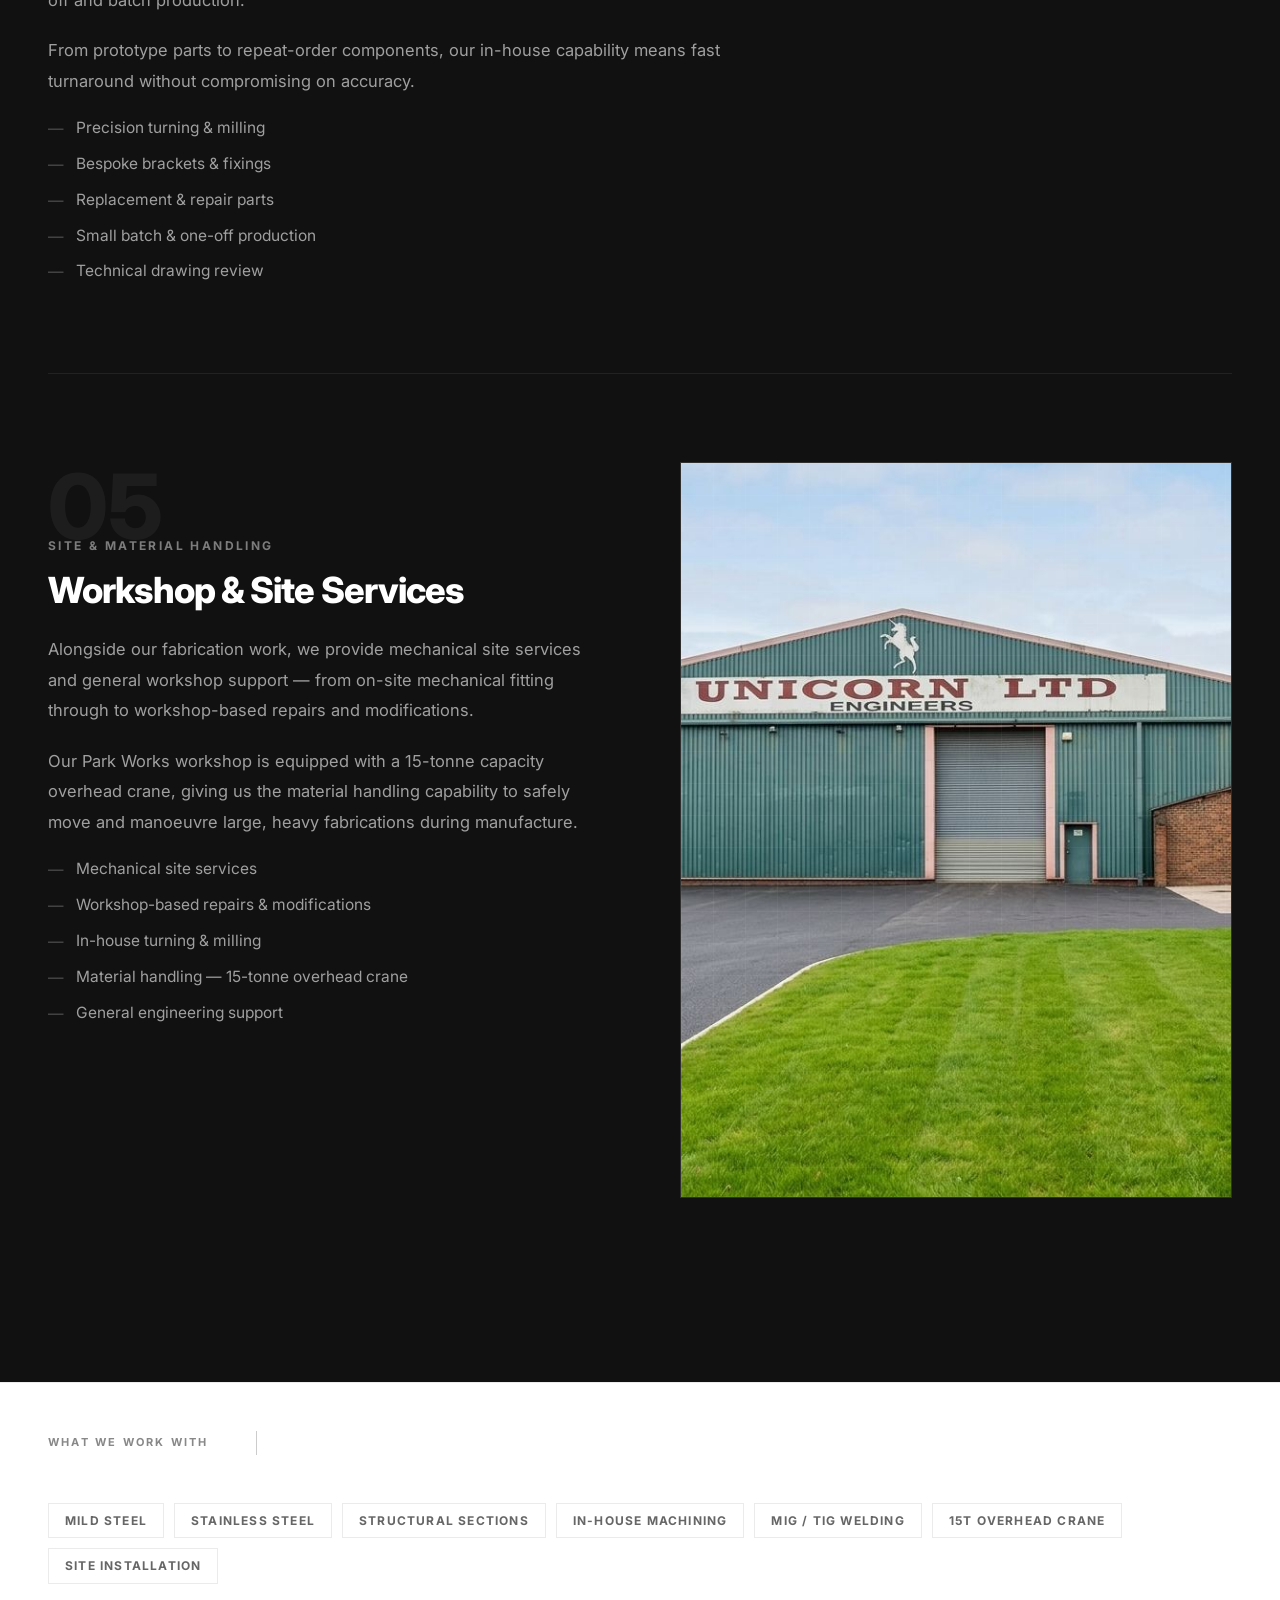
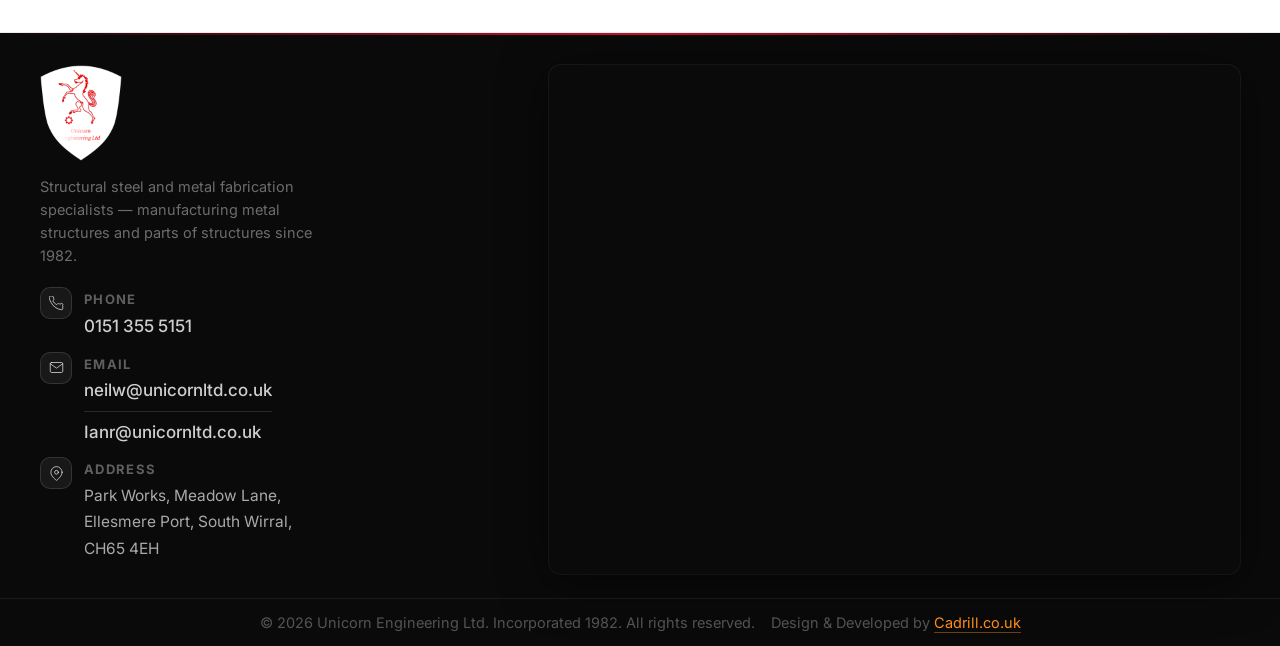
<file: services.html>
<!DOCTYPE html>
<html lang="en">
<head>
  <meta charset="UTF-8" />
  <!-- Google tag (gtag.js) -->
  <script async src="https://www.googletagmanager.com/gtag/js?id=G-K68HDT0REY"></script>
  <script>
    window.dataLayer = window.dataLayer || [];
    function gtag(){dataLayer.push(arguments);}
    gtag('js', new Date());

    gtag('config', 'G-K68HDT0REY');
  </script>
  <meta name="viewport" content="width=device-width, initial-scale=1.0" />
  <title>Steel Fabrication Services, Ellesmere Port | Unicorn Engineering</title>
  <meta name="description" content="Structural steel fabrication, metal frameworks, welding and bespoke parts from our Ellesmere Port works, for clients across Cheshire, Wirral and Merseyside." />
  <link rel="canonical" href="https://www.unicorn-ltd.co.uk/services" />
  <meta property="og:type" content="website" />
  <meta property="og:url" content="https://www.unicorn-ltd.co.uk/services" />
  <meta property="og:title" content="Steel Fabrication Services, Ellesmere Port | Unicorn Engineering" />
  <meta property="og:description" content="Structural steel fabrication, metal frameworks, welding and bespoke parts from our Ellesmere Port works, for clients across Cheshire, Wirral and Merseyside." />
  <meta property="og:image" content="https://www.unicorn-ltd.co.uk/images/og-image.png" />
  <meta property="og:image:width" content="1200" />
  <meta property="og:image:height" content="1200" />
  <meta name="twitter:card" content="summary_large_image" />
  <meta name="twitter:title" content="Steel Fabrication Services, Ellesmere Port | Unicorn Engineering" />
  <meta name="twitter:description" content="Structural steel fabrication, metal frameworks, welding and bespoke parts from our Ellesmere Port works, for clients across Cheshire, Wirral and Merseyside." />
  <meta name="twitter:image" content="https://www.unicorn-ltd.co.uk/images/og-image.png" />
  <link rel="stylesheet" href="css/style.css" />
  <link rel="icon" type="image/png" href="images/icon-unicorn.png" />
  <link rel="preconnect" href="https://fonts.googleapis.com" />
  <link rel="preconnect" href="https://fonts.gstatic.com" crossorigin />
  <link href="https://fonts.googleapis.com/css2?family=Inter:wght@400;500;600;700;800&display=swap" rel="stylesheet" />
  <script type="application/ld+json">
  {
    "@context": "https://schema.org",
    "@type": "LocalBusiness",
    "@id": "https://www.unicorn-ltd.co.uk/#business",
    "name": "Unicorn Engineering Ltd",
    "image": "https://www.unicorn-ltd.co.uk/images/og-image.png",
    "logo": "https://www.unicorn-ltd.co.uk/images/logo-unicorn.png",
    "hasMap": "https://www.google.com/maps?cid=5443946622606818586",
    "url": "https://www.unicorn-ltd.co.uk/",
    "telephone": "+441513555151",
    "email": "neilw@unicornltd.co.uk",
    "description": "Unicorn Engineering Ltd manufactures metal structures and parts of structures in-house at Park Works, Ellesmere Port, Cheshire — structural steel fabrication, mechanical site and workshop services, and in-house machining since 1982.",
    "address": {
      "@type": "PostalAddress",
      "streetAddress": "Park Works, Meadow Lane",
      "addressLocality": "Ellesmere Port",
      "addressRegion": "Cheshire",
      "postalCode": "CH65 4EH",
      "addressCountry": "GB"
    },
    "areaServed": [
      { "@type": "AdministrativeArea", "name": "Cheshire" },
      "Ellesmere Port",
      "Wirral",
      "Chester",
      "Merseyside",
      "Liverpool",
      "Manchester",
      "North Wales"
    ],
    "openingHoursSpecification": {
      "@type": "OpeningHoursSpecification",
      "dayOfWeek": ["Monday", "Tuesday", "Wednesday", "Thursday", "Friday"],
      "opens": "07:00",
      "closes": "16:00"
    },
    "foundingDate": "1982-04-15"
  }
  </script>
</head>
<body>

  <header class="header">
    <div class="header__inner">
      <a href="/" class="header__logo">
        <img src="images/logo-unicorn-icon-red.png" width="137" height="192" alt="Unicorn Engineering Ltd" />
        <span class="header__logo-text">Unicorn</span>
      </a>
      <nav class="nav">
        <ul class="nav__list">
          <li><a href="/"    class="nav__link">Home</a></li>
          <li><a href="/services" class="nav__link nav__link--active">Services</a></li>
          <li><a href="/projects" class="nav__link">Projects</a></li>
          <li><a href="/about"    class="nav__link">About</a></li>
          <li><a href="/contact"  class="nav__link">Contact</a></li>
        </ul>
      </nav>
      <div class="header__actions">
        <a href="tel:+441513555151" class="header__phone">0151 355 5151</a>
        <a href="/contact" class="header__cta">Contact Us</a>
        <button class="header__burger" aria-label="Menu" onclick="openMobileNav()"><span></span><span></span><span></span></button>
      </div>
    </div>
  </header>

  <div class="mobile-nav" id="mobileNav">
    <div class="mobile-nav__head">
      <img src="images/logo-unicorn.png" width="339" height="360" class="mobile-nav__logo" alt="Unicorn Engineering Ltd" />
      <button class="mobile-nav__close" onclick="closeMobileNav()" aria-label="Close menu">✕</button>
    </div>
    <nav class="mobile-nav__links">
      <a href="/"    class="mobile-nav__link">Home</a>
      <a href="/services" class="mobile-nav__link mobile-nav__link--active">Services</a>
      <a href="/projects" class="mobile-nav__link">Projects</a>
      <a href="/about"    class="mobile-nav__link">About</a>
      <a href="/contact"  class="mobile-nav__link">Contact</a>
    </nav>
    <div class="mobile-nav__footer">
      <a href="tel:+441513555151" class="mobile-nav__phone">0151 355 5151</a>
      <a href="/contact" class="mobile-nav__cta">Contact Us</a>
    </div>
  </div>


  <section class="page-hero">
    <div class="container page-hero__inner">
      <span class="eyebrow">What We Offer</span>
      <h1 class="page-hero__title">Structural Steel Fabrication Services in Ellesmere Port &amp; Cheshire</h1>
      <p class="page-hero__sub">Structural steel fabrication and manufacture of metal structures and parts of structures — from design through to site installation, for clients across Cheshire, Wirral, Chester and the North West.</p>
    </div>
  </section>

  <div class="svc-dark" style="background:var(--dark); padding: 2px 0 96px; border-top: 2px solid rgba(255,255,255,0.06);">
    <div class="container">

      <!-- 01 Structural -->
      <div class="svc-detail svc-detail--text-only" id="structural">
        <div class="svc-detail__inner">
          <div>
            <div class="svc-detail__num">01</div>
            <span class="svc-detail__tag">Design &amp; Manufacture</span>
            <h2 class="svc-detail__title">Structural Steel Fabrication</h2>
            <p class="svc-detail__body">We design, cut, weld and assemble structural steelwork in-house at our Park Works site — from individual beams and columns through to complete steel frameworks for industrial and commercial buildings.</p>
            <p class="svc-detail__body">Every job is manufactured to the relevant engineering drawings and specifications, with material traceability and quality checks carried out throughout the fabrication process.</p>
            <ul class="svc-detail__list">
              <li>Structural steel beams, columns &amp; frameworks</li>
              <li>Bandsaw cutting &amp; forming</li>
              <li>MIG / TIG welding &amp; assembly</li>
              <li>Drilling, machining &amp; finishing</li>
              <li>Delivery &amp; site installation</li>
            </ul>
          </div>
        </div>
      </div>

      <!-- 02 Frameworks -->
      <div class="svc-detail svc-detail--text-only" id="frameworks">
        <div class="svc-detail__inner">
          <div>
            <div class="svc-detail__num">02</div>
            <span class="svc-detail__tag">Frameworks &amp; Platforms</span>
            <h2 class="svc-detail__title">Metal Structures &amp; Frameworks</h2>
            <p class="svc-detail__body">We manufacture bespoke structural frameworks, platforms, walkways, stairs and support structures to your specification — engineered for industrial process plant, warehousing and commercial sites.</p>
            <p class="svc-detail__body">From concept through to fabricated steelwork, our team works closely with contractors and engineers to deliver structures that fit first time.</p>
            <ul class="svc-detail__list">
              <li>Platforms, walkways &amp; access stairs</li>
              <li>Equipment support structures</li>
              <li>Mezzanine &amp; structural frameworks</li>
              <li>Handrail &amp; guarding fabrication</li>
              <li>Galvanising &amp; painting coordination</li>
            </ul>
          </div>
        </div>
      </div>

      <!-- 03 Welding -->
      <div class="svc-detail svc-detail--text-only" id="welding">
        <div class="svc-detail__inner">
          <div>
            <div class="svc-detail__num">03</div>
            <span class="svc-detail__tag">Welding &amp; Assembly</span>
            <h2 class="svc-detail__title">Precision Welding &amp; Fabrication</h2>
            <p class="svc-detail__body">Our welders and fabricators bring together decades of experience to deliver precision welding and fabrication of metal components and assemblies, finished to exacting tolerances.</p>
            <p class="svc-detail__body">We work in mild steel, stainless steel and a range of structural sections, with every weld carried out to the relevant procedures and standards.</p>
            <ul class="svc-detail__list">
              <li>MIG, TIG &amp; MMA welding</li>
              <li>Mild &amp; stainless steel fabrication</li>
              <li>Sheet metal work</li>
              <li>Assembly &amp; sub-assembly</li>
              <li>Quality inspection &amp; finishing</li>
            </ul>
          </div>
        </div>
      </div>

      <!-- 04 Parts -->
      <div class="svc-detail svc-detail--text-only" id="parts">
        <div class="svc-detail__inner">
          <div>
            <div class="svc-detail__num">04</div>
            <span class="svc-detail__tag">Parts &amp; Components</span>
            <h2 class="svc-detail__title">Bespoke Parts &amp; Components</h2>
            <p class="svc-detail__body">We manufacture individual parts of structures and bespoke metal components to exact engineering drawings — supporting OEMs, contractors and maintenance teams with one-off and batch production.</p>
            <p class="svc-detail__body">From prototype parts to repeat-order components, our in-house capability means fast turnaround without compromising on accuracy.</p>
            <ul class="svc-detail__list">
              <li>Precision turning &amp; milling</li>
              <li>Bespoke brackets &amp; fixings</li>
              <li>Replacement &amp; repair parts</li>
              <li>Small batch &amp; one-off production</li>
              <li>Technical drawing review</li>
            </ul>
          </div>
        </div>
      </div>

      <!-- 05 Workshop & Site Services -->
      <div class="svc-detail" id="workshop">
        <div class="svc-detail__inner">
          <div>
            <div class="svc-detail__num">05</div>
            <span class="svc-detail__tag">Site &amp; Material Handling</span>
            <h2 class="svc-detail__title">Workshop &amp; Site Services</h2>
            <p class="svc-detail__body">Alongside our fabrication work, we provide mechanical site services and general workshop support — from on-site mechanical fitting through to workshop-based repairs and modifications.</p>
            <p class="svc-detail__body">Our Park Works workshop is equipped with a 15-tonne capacity overhead crane, giving us the material handling capability to safely move and manoeuvre large, heavy fabrications during manufacture.</p>
            <ul class="svc-detail__list">
              <li>Mechanical site services</li>
              <li>Workshop-based repairs &amp; modifications</li>
              <li>In-house turning &amp; milling</li>
              <li>Material handling — 15-tonne overhead crane</li>
              <li>General engineering support</li>
            </ul>
          </div>
          <div class="svc-detail__img-box" style="padding:0; overflow:hidden;">
            <img src="images/Unicorn Engineering Ltd.jpg" alt="Unicorn Engineering Ltd workshop, Ellesmere Port" style="width:100%; height:100%; object-fit:cover; display:block;" />
          </div>
        </div>
      </div>

    </div>
  </div>

  <!-- CAPABILITIES -->
  <section class="certs-strip">
    <div class="container">
      <div class="certs-strip__inner">
        <span class="certs-strip__label">What We Work With</span>
        <div class="certs-strip__divider"></div>
        <div class="certs-strip__items">
          <span class="cert-badge">Mild Steel</span>
          <span class="cert-badge">Stainless Steel</span>
          <span class="cert-badge">Structural Sections</span>
          <span class="cert-badge">In-House Machining</span>
          <span class="cert-badge">MIG / TIG Welding</span>
          <span class="cert-badge">15T Overhead Crane</span>
          <span class="cert-badge">Site Installation</span>
        </div>
      </div>
    </div>
  </section>

  <footer class="footer">
    <div class="footer__inner">
      <div class="footer__contact">
        <img src="images/logo-unicorn-footer.png" width="246" height="288" class="footer__logo" loading="lazy" alt="Unicorn Engineering Ltd" />
        <p class="footer__tagline">Structural steel and metal fabrication specialists — manufacturing metal structures and parts of structures since 1982.</p>
        <a href="tel:+441513555151" class="footer__contact-item">
          <span class="footer__contact-icon">
            <svg viewBox="0 0 24 24" fill="none" width="15" height="15" stroke="currentColor" stroke-width="1.5" stroke-linecap="round" stroke-linejoin="round"><path d="M22 16.92v3a2 2 0 01-2.18 2 19.79 19.79 0 01-8.63-3.07A19.5 19.5 0 013.07 9.8 19.79 19.79 0 01.04 1.22 2 2 0 012 .04h3a2 2 0 012 1.72 12.84 12.84 0 00.7 2.81 2 2 0 01-.45 2.11L6.09 7.91a16 16 0 006 6l1.27-1.27a2 2 0 012.11-.45 12.84 12.84 0 002.81.7A2 2 0 0122 14.92z"/></svg>
          </span>
          <span class="footer__contact-text">
            <span class="footer__label">Phone</span>
            <span class="footer__value">0151 355 5151</span>
          </span>
        </a>
        <div class="footer__contact-item">
          <span class="footer__contact-icon">
            <svg viewBox="0 0 24 24" fill="none" width="15" height="15" stroke="currentColor" stroke-width="1.5" stroke-linecap="round" stroke-linejoin="round"><path d="M4 4h16c1.1 0 2 .9 2 2v12c0 1.1-.9 2-2 2H4c-1.1 0-2-.9-2-2V6c0-1.1.9-2 2-2z"/><polyline points="22,6 12,13 2,6"/></svg>
          </span>
          <span class="footer__contact-text">
            <span class="footer__label">Email</span>
            <a href="mailto:neilw@unicornltd.co.uk" class="footer__value">neilw@unicornltd.co.uk</a>
            <a href="mailto:Ianr@unicornltd.co.uk" class="footer__value">Ianr@unicornltd.co.uk</a>
          </span>
        </div>
        <div class="footer__contact-item">
          <span class="footer__contact-icon">
            <svg viewBox="0 0 24 24" fill="none" width="15" height="15" stroke="currentColor" stroke-width="1.5" stroke-linecap="round" stroke-linejoin="round"><path d="M21 10c0 7-9 13-9 13S3 17 3 10a9 9 0 1118 0z"/><circle cx="12" cy="10" r="3"/></svg>
          </span>
          <span class="footer__contact-text">
            <span class="footer__label">Address</span>
            <address class="footer__address">Park Works, Meadow Lane,<br />Ellesmere Port, South Wirral,<br />CH65 4EH</address>
          </span>
        </div>
      </div>
      <div class="footer__map">
        <iframe src="https://www.google.com/maps?cid=5443946622606818586&z=17&output=embed" width="100%" height="100%" style="border:0;" allowfullscreen="" loading="lazy" referrerpolicy="no-referrer-when-downgrade"></iframe>
      </div>
    </div>


    <div class="footer__bottom" style="justify-content:center; gap:16px; flex-wrap:wrap;">
      <p>&copy; 2026 Unicorn Engineering Ltd. Incorporated 1982. All rights reserved.</p>
      <p>Design &amp; Developed by <a href="https://cadrill.co.uk" class="footer__policy-link" target="_blank" rel="noopener">Cadrill.co.uk</a></p>
    </div>
  </footer>

  <script>
    function openMobileNav() {
      document.getElementById('mobileNav').classList.add('is-open');
      document.body.style.overflow = 'hidden';
    }
    function closeMobileNav() {
      document.getElementById('mobileNav').classList.remove('is-open');
      document.body.style.overflow = '';
    }
  </script>
</body>
</html>
</file>
<file: css/style.css>
/* ======================================
   UNICORN ENGINEERING LTD — Global Styles
   Clean White Industrial — Red
   ====================================== */

*, *::before, *::after { box-sizing: border-box; margin: 0; padding: 0; }

:root {
  --black:   #0a0a0a;
  --dark:    #111111;
  --grey-8:  #1a1a1a;
  --grey-6:  #444444;
  --grey-5:  #666666;
  --grey-4:  #888888;
  --grey-3:  #aaaaaa;
  --grey-2:  #cccccc;
  --grey-1:  #f0f0f0;
  --grey-0:  #f8f8f8;
  --white:   #ffffff;
  --border:  rgba(0,0,0,0.08);
  --border-s: rgba(0,0,0,0.05);
  --primary:      #c8102e;
  --primary-dark: #96001f;
}

html { scroll-behavior: smooth; }

body {
  font-family: 'Inter', 'Helvetica Neue', Arial, sans-serif;
  font-size: 18px;
  line-height: 1.6;
  color: var(--black);
  background: var(--white);
  -webkit-font-smoothing: antialiased;
}

img { display: block; max-width: 100%; }
a { color: inherit; text-decoration: none; }
address { font-style: normal; }

h1, h2, h3, h4 { line-height: 1.08; letter-spacing: -0.025em; }

.container {
  max-width: 1280px;
  margin: 0 auto;
  padding: 0 48px;
}

/* ── Eyebrow ── */
.eyebrow {
  font-size: 12px;
  font-weight: 700;
  letter-spacing: 0.22em;
  text-transform: uppercase;
  color: var(--grey-4);
  display: block;
  margin-bottom: 18px;
}
.eyebrow--light { color: var(--grey-4); }

/* ── Buttons ── */
.btn {
  display: inline-flex;
  align-items: center;
  gap: 10px;
  padding: 15px 32px;
  font-size: 14px;
  font-weight: 700;
  letter-spacing: 0.1em;
  text-transform: uppercase;
  border: none;
  cursor: pointer;
  transition: all 0.22s;
  white-space: nowrap;
  text-decoration: none;
}
.btn--white {
  background: var(--black);
  color: var(--white);
}
.btn--white:hover { background: var(--grey-8); transform: translateY(-1px); }
.btn--ghost {
  background: transparent;
  color: var(--black);
  border: 1.5px solid rgba(0,0,0,0.2);
}
.btn--ghost:hover { border-color: var(--primary); color: var(--primary); background: rgba(200,16,46,0.04); }
.btn--dark {
  background: var(--black);
  color: var(--white);
}
.btn--dark:hover { background: var(--grey-8); transform: translateY(-1px); }
.btn--outline-dark {
  background: transparent;
  color: #ffffff;
  border: 1.5px solid rgba(255,255,255,0.3);
}
.btn--outline-dark:hover { border-color: #ffffff; background: rgba(255,255,255,0.08); }

/* ======================================
   HEADER / NAV
   ====================================== */

.header {
  background: rgba(255,255,255,0.92);
  backdrop-filter: blur(14px);
  -webkit-backdrop-filter: blur(14px);
  border-bottom: 1px solid rgba(0,0,0,0.08);
  position: sticky;
  top: 0;
  z-index: 100;
  width: 100%;
}
.header__inner {
  max-width: 1280px;
  margin: 0 auto;
  padding: 0 32px;
  height: 88px;
  display: flex;
  align-items: center;
  justify-content: space-between;
  gap: 24px;
}
.header__logo { display: flex; align-items: center; gap: 10px; text-decoration: none; }
.header__logo img {
  height: 64px;
  width: auto;
  display: block;
  filter: none;
}
.header__logo-text {
  font-size: 24px;
  font-weight: 800;
  letter-spacing: -0.02em;
  color: var(--primary);
  white-space: nowrap;
}
.nav { flex: 1; display: flex; justify-content: center; }
.nav__list {
  display: flex;
  list-style: none;
  align-items: center;
  gap: 2px;
}
.nav__link {
  position: relative;
  display: flex;
  align-items: center;
  padding: 9px 16px;
  color: var(--grey-5);
  text-decoration: none;
  font-size: 16px;
  font-weight: 600;
  letter-spacing: 0.01em;
  border-radius: 8px;
  white-space: nowrap;
  transition: color 0.22s;
}
.nav__link::after {
  content: '';
  position: absolute;
  bottom: 2px;
  left: 50%;
  transform: translateX(-50%) scaleX(0);
  width: calc(100% - 24px);
  height: 2px;
  background: var(--primary);
  border-radius: 2px;
  transition: transform 0.25s cubic-bezier(0.4,0,0.2,1);
}
.nav__link:hover { color: var(--primary); }
.nav__link:hover::after { transform: translateX(-50%) scaleX(1); }
.nav__link--active { color: var(--primary); }
.nav__link--active::after { transform: translateX(-50%) scaleX(1); }

.header__actions {
  display: flex;
  align-items: center;
  gap: 10px;
  flex-shrink: 0;
}
.header__phone {
  font-size: 15.5px;
  font-weight: 700;
  color: var(--primary);
  text-decoration: none;
  border: 2px solid var(--primary);
  padding: 9px 18px;
  border-radius: 8px;
  transition: background 0.2s, color 0.2s;
}
.header__phone:hover {
  background: var(--primary);
  color: #ffffff;
}
.header__cta {
  font-size: 15.5px;
  font-weight: 700;
  color: #ffffff;
  background: var(--primary);
  padding: 9px 20px;
  border-radius: 8px;
  text-decoration: none;
  transition: background 0.2s, transform 0.2s, box-shadow 0.2s;
  white-space: nowrap;
}
.header__cta:hover {
  background: var(--primary-dark);
  transform: translateY(-1px);
  box-shadow: 0 6px 18px rgba(200,16,46,0.3);
}

.header__burger {
  display: none;
  flex-direction: column;
  gap: 5px;
  background: none;
  border: none;
  cursor: pointer;
  padding: 4px;
}
.header__burger span {
  display: block;
  width: 22px; height: 2px;
  background: var(--primary);
  transition: transform 0.3s, opacity 0.3s;
}

/* ======================================
   HERO
   ====================================== */

.hero {
  aspect-ratio: 1376 / 668;
  overflow: hidden;
  position: relative;
  background: #0a0a0a;
}

.hero__bg {
  position: absolute;
  inset: 0;
  background-image: url("../images/Unicorn Engineering Ltd - hero-crop.jpg");
  background-size: 100% 100%;
  background-position: center;
  filter: grayscale(0.25) contrast(1.08) saturate(1.05);
  z-index: 0;
}
.hero__bg::after {
  content: '';
  position: absolute;
  inset: 0;
  background:
    linear-gradient(rgba(255,255,255,0.09) 1px, transparent 1px),
    linear-gradient(90deg, rgba(255,255,255,0.09) 1px, transparent 1px),
    linear-gradient(190deg, rgba(10,10,10,0.15) 0%, rgba(200,16,46,0.2) 50%, rgba(10,10,10,0.55) 100%);
  background-size: 26px 26px, 26px 26px, 100% 100%;
  mix-blend-mode: multiply;
}

.hero__accent-bar {
  position: absolute;
  left: 0;
  right: 0;
  top: 46%;
  bottom: 0;
  z-index: 1;
  pointer-events: none;
  border-top: 4px solid rgba(255,255,255,0.92);
  background: var(--primary);
}

/* ── Hero gallery (dynamic photo box overlaid on the hero photo) ── */
.hero-gallery {
  position: absolute;
  left: 4.5%;
  top: 28%;
  width: 42%;
  z-index: 2;
  border-radius: 10px;
  overflow: hidden;
  box-shadow: 0 24px 60px rgba(0,0,0,0.55), 0 0 0 3px rgba(200,16,46,0.85), 0 0 0 7px rgba(255,255,255,0.12);
}
.hero-gallery__photo {
  position: relative;
  aspect-ratio: 16 / 9;
}
.hero-gallery__slide {
  position: absolute;
  inset: 0;
  background-size: cover;
  background-position: center;
  opacity: 0;
  transform: scale(1.12);
  transition: opacity 1.1s ease, transform 6.5s ease;
}
.hero-gallery__slide.is-active {
  opacity: 1;
  transform: scale(1);
  z-index: 1;
}
.hero-gallery__frame {
  position: absolute;
  inset: 0;
  z-index: 2;
  pointer-events: none;
  box-shadow: inset 0 0 30px rgba(0,0,0,0.35);
}

/* Caption bar — deliberately separate from the photo so text never
   competes with the image or its inset shadow for visibility */
.hero-gallery__bar {
  position: relative;
  display: flex;
  align-items: center;
  justify-content: space-between;
  gap: 16px;
  padding: 16px 20px;
  min-height: 76px;
  background: #ffffff;
}
.hero-gallery__caption {
  display: none;
  flex-direction: column;
  gap: 4px;
}
.hero-gallery__caption.is-active {
  display: flex;
  animation: heroCaptionIn 0.5s cubic-bezier(0.2, 0.8, 0.2, 1);
}
@keyframes heroCaptionIn {
  from { opacity: 0; transform: translateY(10px); }
  to   { opacity: 1; transform: translateY(0); }
}
.hero-gallery__cat {
  font-size: 12px; font-weight: 900;
  letter-spacing: 0.14em; text-transform: uppercase;
  color: var(--primary);
}
.hero-gallery__title {
  font-size: clamp(19px, 2vw, 26px); font-weight: 900;
  color: #0a0a0a;
  line-height: 1.15;
}
.hero-gallery__dots {
  display: flex;
  gap: 7px;
  flex-shrink: 0;
}
.hero-gallery__dot {
  width: 8px; height: 8px;
  border-radius: 50%;
  background: rgba(10,10,10,0.18);
  border: none;
  padding: 0;
  cursor: pointer;
  transition: background 0.2s, transform 0.2s;
}
.hero-gallery__dot:hover { background: rgba(10,10,10,0.35); }
.hero-gallery__dot.is-active { background: var(--primary); transform: scale(1.3); }

@media (max-width: 768px) {
  .hero-gallery { display: none; }
}

/* ── Hero intro (business intro text overlaid on the hero photo, right side) ── */
.hero-intro {
  position: absolute;
  left: 49%;
  right: 3%;
  top: 50%;
  bottom: 0;
  z-index: 2;
  padding: 0 0 0 20px;
  border-left: 3px solid var(--primary);
  display: flex;
  flex-direction: column;
  justify-content: flex-start;
  overflow: hidden;
}
.hero-intro__eyebrow {
  font-size: clamp(12px, 1.1vw, 14px);
  font-weight: 700;
  letter-spacing: 0.16em;
  text-transform: uppercase;
  color: rgba(255,255,255,0.8);
  margin-bottom: 10px;
}
.hero-intro__title {
  font-size: clamp(24px, 2.9vw, 44px);
  font-weight: 800;
  line-height: 1.12;
  color: #ffffff;
  letter-spacing: -0.02em;
  margin-bottom: 12px;
}
.hero-intro__title span { color: #0a0a0a; }
.hero-intro__body {
  font-size: clamp(13px, 1.2vw, 18px);
  line-height: 1.55;
  color: rgba(255,255,255,0.88);
  margin-bottom: 16px;
}
.hero-intro__cta {
  display: inline-flex;
  align-items: center;
  gap: 8px;
  padding: 13px 26px;
  font-size: 14px;
  font-weight: 700;
  letter-spacing: 0.08em;
  text-transform: uppercase;
  background: #0a0a0a;
  color: #ffffff;
  border-radius: 6px;
  text-decoration: none;
  box-shadow: 0 10px 24px rgba(0,0,0,0.4);
  transition: background 0.2s, transform 0.2s;
  flex-shrink: 0;
  align-self: flex-start;
}
.hero-intro__cta:hover { background: #1a1a1a; transform: translateY(-1px); }

@media (max-width: 1300px) {
  .hero-intro__body { display: none; }
}

.hero__inner {
  position: relative;
  z-index: 1;
  max-width: 1280px;
  margin: 0 auto;
  padding: 0 32px;
  display: flex;
  align-items: center;
}

.hero__content {
  flex: 1;
  max-width: 620px;
}

.hero__eyebrow {
  font-size: 13px;
  font-weight: 700;
  letter-spacing: 0.18em;
  text-transform: uppercase;
  color: rgba(255,255,255,0.65);
  margin-bottom: 20px;
}

.hero__heading {
  font-size: clamp(40px, 4.5vw, 66px);
  font-weight: 800;
  line-height: 1.08;
  color: #ffffff;
  margin-bottom: 20px;
  letter-spacing: -0.03em;
}

.hero__heading-accent { color: var(--primary); }

.hero__body {
  font-size: 17.5px;
  line-height: 1.8;
  color: rgba(255,255,255,0.75);
  margin-bottom: 32px;
  max-width: 460px;
}

.hero__actions { display: flex; gap: 12px; margin-bottom: 48px; }

.hero__stats {
  display: grid;
  grid-template-columns: repeat(4, 1fr);
  border-top: 1px solid rgba(255,255,255,0.15);
  padding-top: 0;
}
.hero__stat {
  padding: 24px 0;
  border-right: 1px solid rgba(255,255,255,0.15);
  padding-right: 16px;
}
.hero__stat:last-child { border-right: none; }
.hero__stat-num {
  font-size: 30px; font-weight: 800;
  color: var(--primary);
  letter-spacing: -0.04em;
  line-height: 1; margin-bottom: 5px;
}
.hero__stat-label {
  font-size: 11px; font-weight: 600;
  letter-spacing: 0.12em; text-transform: uppercase;
  color: rgba(255,255,255,0.55);
}

/* ======================================
   SERVICES GRID (homepage)
   ====================================== */

.services-section {
  background: var(--grey-0);
  padding: 112px 0;
  border-top: 1px solid var(--border);
}
.section-head {
  display: flex;
  align-items: flex-end;
  justify-content: space-between;
  margin-bottom: 64px;
  gap: 32px;
}
.section-head__title {
  font-size: clamp(34px, 4vw, 54px);
  font-weight: 800;
  color: var(--black);
  max-width: 500px;
}
.section-head__link {
  font-size: 13px; font-weight: 700;
  letter-spacing: 0.1em; text-transform: uppercase;
  color: var(--grey-4);
  display: flex; align-items: center; gap: 10px;
  flex-shrink: 0;
  transition: color 0.2s;
}
.section-head__link::after { content: '→'; font-size: 16px; }
.section-head__link:hover { color: var(--primary); }

.services-grid {
  display: grid;
  grid-template-columns: repeat(4, 1fr);
  gap: 20px;
}
.svc-card {
  background: var(--white);
  display: block;
  text-decoration: none;
  position: relative;
  overflow: hidden;
  transition: background 0.3s;
  border: 1px solid var(--border-s);
  border-radius: 16px;
}
.svc-card:hover { background: var(--grey-1); }
.svc-card__img-wrap {
  width: 100%;
  aspect-ratio: 3/4;
  overflow: hidden;
  background: var(--grey-1);
  position: relative;
}
.svc-card__img-wrap img {
  width: 100%; height: 100%;
  object-fit: cover;
  transition: transform 0.5s ease;
}
.svc-card:hover .svc-card__img-wrap img { transform: scale(1.04); }
.svc-card__img-placeholder {
  width: 100%; height: 100%;
  display: flex; align-items: center; justify-content: center;
  background: var(--grey-1);
  position: relative; overflow: hidden;
}
.svc-card__img-placeholder::before {
  content: '';
  position: absolute; inset: 0;
  background-image:
    linear-gradient(rgba(0,0,0,0.04) 1px, transparent 1px),
    linear-gradient(90deg, rgba(0,0,0,0.04) 1px, transparent 1px);
  background-size: 32px 32px;
}
.svc-card__img-label {
  font-size: 11px; font-weight: 700;
  letter-spacing: 0.18em; text-transform: uppercase;
  color: var(--grey-3);
  position: relative; z-index: 1;
}

.svc-card__body {
  padding: 32px 36px 40px;
  border-top: 1px solid var(--border);
}
.svc-card__num {
  font-size: 12px; font-weight: 700;
  letter-spacing: 0.15em;
  color: var(--grey-4);
  margin-bottom: 12px;
}
.svc-card__title {
  font-size: 24px; font-weight: 800;
  color: var(--black);
  margin-bottom: 12px; line-height: 1.2;
}
.svc-card__desc {
  font-size: 15.5px;
  color: var(--grey-5);
  line-height: 1.7; margin-bottom: 20px;
}
.svc-card__arrow {
  font-size: 20px; color: var(--grey-4);
  transition: transform 0.25s, color 0.25s;
  display: inline-block;
}
.svc-card:hover .svc-card__arrow { transform: translateX(6px); color: var(--primary); }

/* ======================================
   PROCESS STRIP
   ====================================== */

@keyframes marquee {
  0%   { transform: translateX(0); }
  100% { transform: translateX(-25%); }
}

.process-strip {
  background: #0a0a0a;
  border-bottom: 1px solid rgba(255,255,255,0.07);
  display: flex;
  align-items: center;
  overflow: hidden;
  height: 52px;
  position: sticky;
  top: 88px;
  z-index: 99;
}
.process-strip__label {
  font-size: 11px; font-weight: 700;
  letter-spacing: 0.2em; text-transform: uppercase;
  color: rgba(255,255,255,0.3);
  white-space: nowrap;
  padding: 0 32px 0 48px;
  border-right: 1px solid rgba(255,255,255,0.08);
  flex-shrink: 0;
  height: 100%;
  display: flex;
  align-items: center;
}
.process-strip__track-wrap {
  flex: 1;
  overflow: hidden;
  height: 100%;
  display: flex;
  align-items: center;
}
.process-strip__track {
  display: flex;
  align-items: center;
  width: max-content;
  animation: marquee 24s linear infinite;
  will-change: transform;
}
.process-step {
  display: flex; align-items: center;
  gap: 14px; padding: 0 32px;
  border-right: 1px solid rgba(255,255,255,0.06);
}
.process-step__num {
  font-size: 11px; font-weight: 700;
  letter-spacing: 0.1em;
  color: rgba(255,255,255,0.2);
}
.process-step__name {
  font-size: 14px; font-weight: 600;
  letter-spacing: 0.04em;
  color: rgba(255,255,255,0.65);
  white-space: nowrap;
}
.process-step__arrow { font-size: 13px; color: rgba(255,255,255,0.2); }

/* ======================================
   PROJECT SHOWCASE (homepage, dynamic)
   ====================================== */

.showcase-section {
  background: var(--grey-0);
  padding: 112px 0;
  border-top: 1px solid var(--border);
}
.showcase-section__grid {
  display: grid;
  grid-template-columns: 1fr 1.35fr;
  gap: 64px;
  align-items: center;
}
.showcase-info { max-width: 480px; }
.showcase-desc {
  position: relative;
  margin: 28px 0 32px;
  min-height: 150px;
}
.showcase-desc__item { display: none; }
.showcase-desc__item.is-active { display: block; animation: showcaseFadeIn 0.5s ease; }
@keyframes showcaseFadeIn {
  from { opacity: 0; transform: translateY(8px); }
  to { opacity: 1; transform: translateY(0); }
}
.showcase-desc__cat {
  display: block;
  font-size: 11px; font-weight: 700;
  letter-spacing: 0.18em; text-transform: uppercase;
  color: var(--primary);
  margin-bottom: 10px;
}
.showcase-desc__title {
  font-size: clamp(22px, 2.2vw, 28px);
  font-weight: 800;
  color: var(--black);
  line-height: 1.15;
  margin-bottom: 12px;
}
.showcase-desc__text {
  font-size: 16px;
  line-height: 1.75;
  color: var(--grey-5);
}
.showcase-card {
  position: relative;
  aspect-ratio: 16/10;
  border-radius: 16px;
  overflow: hidden;
  box-shadow: 0 24px 64px rgba(0,0,0,0.45), 0 0 0 1px var(--border);
}
.showcase-slide {
  position: absolute;
  inset: 0;
  background-size: cover;
  background-position: center 25%;
  opacity: 0;
  transition: opacity 1.1s ease;
}
.showcase-slide.is-active { opacity: 1; z-index: 1; }
.showcase-slide::before {
  content: '';
  position: absolute;
  inset: 0;
  background: linear-gradient(to top, rgba(0,0,0,0.85) 0%, rgba(0,0,0,0.15) 45%, rgba(0,0,0,0.05) 100%);
}
.showcase-slide__info {
  position: absolute;
  left: 32px;
  bottom: 28px;
  z-index: 1;
  display: flex;
  flex-direction: column;
  gap: 4px;
}
.showcase-slide__cat {
  font-size: 11px; font-weight: 700;
  letter-spacing: 0.18em; text-transform: uppercase;
  color: var(--primary);
}
.showcase-slide__title {
  font-size: clamp(18px, 2.4vw, 26px);
  font-weight: 800;
  color: #ffffff;
}
.showcase-card__dots {
  position: absolute;
  right: 24px;
  bottom: 24px;
  z-index: 2;
  display: flex;
  gap: 8px;
}
.showcase-dot {
  width: 9px; height: 9px;
  border-radius: 50%;
  background: rgba(255,255,255,0.35);
  border: none;
  padding: 0;
  cursor: pointer;
  transition: background 0.2s, transform 0.2s;
}
.showcase-dot:hover { background: rgba(255,255,255,0.6); }
.showcase-dot.is-active { background: var(--primary); transform: scale(1.3); }

/* ======================================
   ABOUT SECTION
   ====================================== */

.about-section {
  background: var(--white);
  padding: 112px 0;
  border-top: 1px solid var(--border);
}
.about-section__inner {
  display: grid;
  grid-template-columns: 1fr 1fr;
  gap: 96px; align-items: start;
}
.about-section__title {
  font-size: clamp(32px, 3.5vw, 50px);
  font-weight: 800; color: var(--black);
  margin-bottom: 32px; line-height: 1.1;
}
.about-section__body {
  font-size: 17px; color: var(--grey-5);
  line-height: 1.85; margin-bottom: 20px;
}
.about-section__cta { margin-top: 36px; }
.about-stats {
  display: grid; grid-template-columns: 1fr 1fr;
  gap: 2px; background: var(--border);
  border: 1px solid var(--border);
}
.about-stat {
  background: var(--white);
  padding: 32px 28px;
}
.about-stat__num {
  font-size: 44px; font-weight: 800;
  color: var(--primary);
  letter-spacing: -0.04em; line-height: 1; margin-bottom: 6px;
}
.about-stat__label {
  font-size: 12px; font-weight: 600;
  letter-spacing: 0.12em; text-transform: uppercase;
  color: var(--grey-4);
}

/* ======================================
   INDUSTRIES
   ====================================== */

.industries-section {
  background: var(--grey-0);
  padding: 112px 0;
  border-top: 1px solid var(--border);
}
.industries-grid {
  display: grid; grid-template-columns: repeat(3, 1fr);
  gap: 2px; background: var(--border);
  border: 1px solid var(--border);
  margin-top: 56px;
}
.industry-item {
  background: var(--grey-0);
  padding: 28px;
  display: flex; align-items: center; gap: 18px;
  transition: background 0.2s;
  cursor: default;
}
.industry-item:hover { background: var(--white); }
.industry-item__num {
  font-size: 12px; font-weight: 700;
  letter-spacing: 0.1em; color: var(--grey-3);
  flex-shrink: 0; min-width: 24px;
}
.industry-item__name {
  font-size: 16px; font-weight: 600;
  color: var(--grey-6);
  transition: color 0.2s;
}
.industry-item:hover .industry-item__name { color: var(--primary); }

/* ======================================
   CERTIFICATIONS
   ====================================== */

.certs-strip {
  background: var(--white);
  padding: 48px 0;
  border-top: 1px solid var(--border);
  border-bottom: 1px solid var(--border);
}
.certs-strip__inner {
  display: flex; align-items: center;
  gap: 48px; flex-wrap: wrap;
}
.certs-strip__label {
  font-size: 11px; font-weight: 700;
  letter-spacing: 0.2em; text-transform: uppercase;
  color: var(--grey-4); flex-shrink: 0; white-space: nowrap;
}
.certs-strip__divider {
  width: 1px; height: 24px;
  background: var(--grey-2); flex-shrink: 0;
}
.certs-strip__items { display: flex; gap: 10px; flex-wrap: wrap; }
.cert-badge {
  padding: 7px 16px;
  border: 1px solid var(--border);
  font-size: 12px; font-weight: 700;
  letter-spacing: 0.1em; color: var(--grey-5);
  text-transform: uppercase;
  transition: border-color 0.2s, color 0.2s;
}
.cert-badge:hover { border-color: var(--primary); color: var(--primary); }

/* ======================================
   AREAS STRIP (about page)
   ====================================== */

.areas-strip {
  background: var(--grey-0);
  padding: 48px 0;
  border-top: 1px solid var(--border);
  border-bottom: 1px solid var(--border);
}
.areas-strip__inner {
  display: flex; align-items: center;
  gap: 48px; flex-wrap: wrap;
}
.areas-strip__label {
  font-size: 11px; font-weight: 700;
  letter-spacing: 0.2em; text-transform: uppercase;
  color: var(--grey-4); flex-shrink: 0; white-space: nowrap;
}
.areas-strip__divider {
  width: 1px; height: 24px;
  background: var(--grey-2); flex-shrink: 0;
}
.areas-strip__items { display: flex; gap: 10px; flex-wrap: wrap; }
.area-badge {
  padding: 7px 16px;
  border: 1px solid var(--border);
  border-radius: 999px;
  background: var(--white);
  font-size: 13px; font-weight: 600;
  color: var(--grey-5);
  transition: border-color 0.2s, color 0.2s;
}
.area-badge:hover { border-color: var(--primary); color: var(--primary); }

/* ======================================
   CTA BAND
   ====================================== */

.cta-band {
  background: var(--primary);
  padding: 96px 0;
}
.cta-band__inner {
  display: flex; align-items: center;
  justify-content: space-between; gap: 48px;
}
.cta-band__title {
  font-size: clamp(28px, 3.5vw, 46px);
  font-weight: 800; color: #ffffff;
  max-width: 560px;
  letter-spacing: -0.025em; line-height: 1.1;
}
.cta-band__actions { display: flex; gap: 12px; flex-shrink: 0; }

/* ======================================
   FOOTER
   ====================================== */

.footer {
  background: #0a0a0a;
  color: #d1d5db;
  position: relative;
  overflow: hidden;
}

.footer::before {
  content: '';
  position: absolute;
  top: 0; left: 0; right: 0;
  height: 2px;
  background: linear-gradient(90deg, transparent, var(--primary), transparent);
}

.footer__inner {
  max-width: 1280px;
  margin: 0 auto;
  padding: 32px 40px 24px;
  display: grid;
  grid-template-columns: 1fr 1.5fr;
  gap: 48px;
  align-items: stretch;
  position: relative;
  z-index: 1;
}

.footer__logo {
  height: 96px;
  width: auto;
  display: block;
  margin-bottom: 14px;
}
.footer__tagline {
  font-size: 14.5px;
  color: rgba(255,255,255,0.4);
  line-height: 1.6;
  margin-bottom: 20px;
  max-width: 300px;
}

.footer__contact-item {
  display: flex;
  align-items: flex-start;
  gap: 12px;
  margin-bottom: 12px;
  text-decoration: none;
  transition: opacity 0.2s;
}
.footer__contact-item:hover { opacity: 0.85; }

.footer__contact-icon {
  width: 32px; height: 32px;
  background: rgba(255,255,255,0.06);
  border: 1px solid rgba(255,255,255,0.12);
  border-radius: 10px;
  display: flex;
  align-items: center;
  justify-content: center;
  flex-shrink: 0;
  color: rgba(255,255,255,0.7);
  transition: background 0.2s, border-color 0.2s;
}
.footer__contact-item:hover .footer__contact-icon {
  background: rgba(255,255,255,0.12);
  border-color: rgba(255,255,255,0.22);
}

.footer__contact-text {
  display: flex;
  flex-direction: column;
  gap: 3px;
  padding-top: 2px;
}

.footer__label {
  display: block;
  font-size: 13px;
  font-weight: 700;
  color: rgba(255,255,255,0.35);
  text-transform: uppercase;
  letter-spacing: 0.1em;
}

.footer__value {
  font-size: 17px;
  color: rgba(255,255,255,0.8);
  text-decoration: none;
  line-height: 1.55;
  font-weight: 500;
  transition: color 0.2s;
}
.footer__value:hover { color: #fff; }
.footer__value + .footer__value { margin-top: 4px; padding-top: 7px; border-top: 1px solid rgba(255,255,255,0.12); }

.footer__address {
  font-style: normal;
  color: rgba(255,255,255,0.65);
  line-height: 1.7;
  font-size: 15.5px;
  font-weight: 400;
}

.footer__map {
  height: 100%;
  min-height: 200px;
  border-radius: 12px;
  overflow: hidden;
  box-shadow: 0 8px 48px rgba(0,0,0,0.55), 0 0 0 1px rgba(255,255,255,0.07);
  position: relative;
}

.footer__brands {
  position: relative;
  z-index: 1;
  border-top: 1px solid rgba(255,255,255,0.07);
  padding: 16px 40px;
  max-width: 1280px;
  margin: 0 auto;
  width: 100%;
  box-sizing: border-box;
  display: flex;
  align-items: center;
  gap: 20px;
}

.footer__brands-label {
  font-size: 14px;
  font-weight: 700;
  color: rgba(255,255,255,0.3);
  text-transform: uppercase;
  letter-spacing: 0.12em;
  white-space: nowrap;
  flex-shrink: 0;
}

.footer__brand-logos {
  display: flex;
  flex-direction: row;
  align-items: stretch;
  gap: 12px;
  flex: 1;
}

.footer__brand-logo-item {
  flex: 1;
  display: flex;
  flex-direction: column;
  align-items: center;
  gap: 6px;
  text-decoration: none;
  background: rgba(255,255,255,0.04);
  border: 1px solid rgba(255,255,255,0.08);
  border-radius: 10px;
  padding: 10px 12px;
  transition: background 0.22s, border-color 0.22s, transform 0.22s;
}
.footer__brand-logo-item:hover {
  background: rgba(255,255,255,0.09);
  border-color: rgba(255,255,255,0.16);
  transform: translateY(-3px);
}
.footer__brand-logo-item--active {
  background: rgba(255,255,255,0.07);
  border-color: rgba(255,255,255,0.18);
}

.footer__brand-logo-item img {
  height: 28px;
  width: auto;
  display: block;
  object-fit: contain;
}

.footer__brand-def {
  font-size: 11px;
  color: rgba(255,255,255,0.35);
  text-transform: uppercase;
  letter-spacing: 0.08em;
  white-space: nowrap;
  text-align: center;
}

.footer__areas {
  position: relative;
  z-index: 1;
  border-top: 1px solid rgba(255,255,255,0.07);
  padding: 12px 40px;
  display: flex;
  flex-wrap: wrap;
  align-items: center;
  justify-content: center;
  gap: 8px 12px;
  max-width: 1280px;
  margin: 0 auto;
  width: 100%;
  box-sizing: border-box;
}

.footer__areas-label {
  font-size: 14px;
  font-weight: 700;
  color: rgba(255,255,255,0.3);
  text-transform: uppercase;
  letter-spacing: 0.12em;
  white-space: nowrap;
  margin-right: 4px;
}

.footer__areas-pills {
  display: flex;
  flex-wrap: wrap;
  gap: 6px;
  align-items: center;
}

.footer__area-pill {
  font-size: 13.5px;
  color: rgba(255,255,255,0.5);
  padding: 4px 13px;
  border: 1px solid rgba(255,255,255,0.1);
  border-radius: 20px;
  text-decoration: none;
  background: rgba(255,255,255,0.03);
  transition: background 0.2s, color 0.2s, border-color 0.2s;
}
.footer__area-pill--link:hover {
  background: rgba(255,255,255,0.1);
  border-color: rgba(255,255,255,0.22);
  color: #fff;
}

.footer__bottom {
  position: relative;
  z-index: 1;
  border-top: 1px solid rgba(255,255,255,0.07);
  padding: 12px 40px;
  display: flex;
  align-items: center;
  justify-content: space-between;
  max-width: 1280px;
  margin: 0 auto;
  width: 100%;
  box-sizing: border-box;
}

.footer__bottom p {
  font-size: 14.5px;
  color: rgba(255,255,255,0.3);
}

.footer__policy-link {
  font-size: 14.5px;
  color: #ff8c1a;
  text-decoration: none;
  transition: color 0.2s;
  border-bottom: 1px solid rgba(255,140,26,0.4);
  padding-bottom: 1px;
}
.footer__policy-link:hover { color: #ffa64d; border-color: #ffa64d; }

/* ======================================
   PAGE HERO (inner pages)
   ====================================== */

.page-hero {
  background: var(--white);
  padding: 160px 0 80px;
  position: relative;
  overflow: hidden;
  border-bottom: 1px solid var(--border);
}
.page-hero::before {
  content: '';
  position: absolute; inset: 0;
  background-image:
    linear-gradient(rgba(0,0,0,0.035) 1px, transparent 1px),
    linear-gradient(90deg, rgba(0,0,0,0.035) 1px, transparent 1px);
  background-size: 80px 80px;
}
.page-hero__inner { position: relative; z-index: 1; }
.page-hero__title {
  font-size: clamp(44px, 6vw, 78px);
  font-weight: 800; color: var(--black);
  margin: 16px 0 20px;
  letter-spacing: -0.03em;
}
.page-hero__sub {
  font-size: 17px; color: var(--grey-5);
  max-width: 560px; line-height: 1.8;
}

/* ======================================
   SERVICES DETAIL PAGE
   ====================================== */

.svc-detail { padding: 88px 0; border-bottom: 1px solid var(--border); }
.svc-detail:last-child { border-bottom: none; }
.svc-detail__inner { display: grid; grid-template-columns: 1fr 1fr; gap: 80px; align-items: start; }
.svc-detail--reverse .svc-detail__inner { direction: rtl; }
.svc-detail--reverse .svc-detail__inner > * { direction: ltr; }
.svc-detail--text-only .svc-detail__inner { grid-template-columns: 1fr; max-width: 720px; }
.svc-detail__num { font-size: 90px; font-weight: 800; color: rgba(200,16,46,0.06); line-height: 1; margin-bottom: -24px; }
.svc-detail__tag { font-size: 12px; font-weight: 700; letter-spacing: 0.2em; text-transform: uppercase; color: var(--grey-4); margin-bottom: 16px; display: block; margin-top: 8px; }
.svc-detail__title { font-size: 36px; font-weight: 800; color: var(--black); margin-bottom: 24px; }
.svc-detail__body { font-size: 16.5px; color: var(--grey-5); line-height: 1.85; margin-bottom: 20px; }
.svc-detail__list { list-style: none; display: flex; flex-direction: column; gap: 10px; margin-top: 8px; }
.svc-detail__list li { font-size: 15.5px; color: var(--grey-5); display: flex; align-items: flex-start; gap: 12px; }
.svc-detail__list li::before { content: '—'; color: var(--grey-3); flex-shrink: 0; margin-top: 1px; }
.svc-detail__img-box {
  background: var(--grey-1);
  border: 1px solid var(--border);
  aspect-ratio: 3/4;
  display: flex; align-items: center; justify-content: center;
  position: relative; overflow: hidden;
}
.svc-detail__img-box::before {
  content: '';
  position: absolute; inset: 0;
  background-image:
    linear-gradient(rgba(0,0,0,0.04) 1px, transparent 1px),
    linear-gradient(90deg, rgba(0,0,0,0.04) 1px, transparent 1px);
  background-size: 32px 32px;
}
.svc-detail__img-label { font-size: 11px; font-weight: 700; letter-spacing: 0.2em; text-transform: uppercase; color: var(--grey-3); position: relative; z-index: 1; }

/* ======================================
   SERVICES DARK BACKGROUND OVERRIDES
   ====================================== */

.svc-dark .svc-detail { border-bottom-color: rgba(255,255,255,0.07); }
.svc-dark .svc-detail__num { color: rgba(255,255,255,0.05); }
.svc-dark .svc-detail__tag { color: rgba(255,255,255,0.45); }
.svc-dark .svc-detail__title { color: #ffffff; }
.svc-dark .svc-detail__body { color: rgba(255,255,255,0.6); }
.svc-dark .svc-detail__list li { color: rgba(255,255,255,0.6); }
.svc-dark .svc-detail__list li::before { color: rgba(255,255,255,0.25); }
.svc-dark .svc-detail__img-label { color: rgba(255,255,255,0.25); }
.svc-dark .svc-detail__img-box { background: rgba(255,255,255,0.05); border-color: rgba(255,255,255,0.08); }
.svc-dark .svc-detail__img-box::before {
  background-image:
    linear-gradient(rgba(255,255,255,0.04) 1px, transparent 1px),
    linear-gradient(90deg, rgba(255,255,255,0.04) 1px, transparent 1px);
}

/* ======================================
   PROJECTS PAGE
   ====================================== */

.filter-bar { background: var(--white); border-bottom: 1px solid var(--border); }
.filter-bar__inner { display: flex; align-items: center; overflow-x: auto; }
.filter-btn {
  padding: 20px 28px;
  font-size: 13px; font-weight: 700;
  letter-spacing: 0.1em; text-transform: uppercase;
  border: none;
  border-right: 1px solid var(--border);
  background: transparent;
  color: var(--grey-4);
  cursor: pointer;
  transition: all 0.2s; white-space: nowrap;
}
.filter-btn:hover { color: var(--primary); background: var(--grey-0); }
.filter-btn.active { color: var(--primary); background: var(--grey-0); border-bottom: 2px solid var(--primary); }

.projects-section { background: var(--grey-0); padding: 2px 0 0; }
.projects-grid { display: grid; grid-template-columns: repeat(4, 1fr); gap: 2px; }
.proj-card { position: relative; background: var(--white); overflow: hidden; cursor: pointer; }
.proj-card__img { width: 100%; aspect-ratio: 3/4; object-fit: cover; display: block; transition: transform 0.5s ease; }
.proj-card:hover .proj-card__img { transform: scale(1.05); }
.proj-card__placeholder {
  width: 100%; aspect-ratio: 3/4;
  background: var(--grey-1);
  display: flex; align-items: center; justify-content: center;
  position: relative; overflow: hidden;
}
.proj-card__placeholder::before {
  content: '';
  position: absolute; inset: 0;
  background-image:
    linear-gradient(rgba(0,0,0,0.04) 1px, transparent 1px),
    linear-gradient(90deg, rgba(0,0,0,0.04) 1px, transparent 1px);
  background-size: 28px 28px;
}
.proj-card__placeholder span { font-size: 11px; font-weight: 700; letter-spacing: 0.18em; text-transform: uppercase; color: var(--grey-3); position: relative; z-index: 1; }
.proj-card__overlay { position: absolute; inset: 0; background: linear-gradient(to top, rgba(0,0,0,0.7) 0%, rgba(0,0,0,0) 50%); opacity: 0; transition: opacity 0.3s; }
.proj-card:hover .proj-card__overlay { opacity: 1; }
.proj-card__info { position: absolute; bottom: 0; left: 0; right: 0; padding: 24px; transform: translateY(6px); opacity: 0; transition: all 0.3s; }
.proj-card:hover .proj-card__info { transform: translateY(0); opacity: 1; }
.proj-card__cat { font-size: 11px; font-weight: 700; letter-spacing: 0.15em; text-transform: uppercase; color: rgba(255,255,255,0.6); margin-bottom: 6px; }
.proj-card__title { font-size: 16px; font-weight: 700; color: #ffffff; line-height: 1.3; }
.proj-card__loc { font-size: 14px; color: rgba(255,255,255,0.5); margin-top: 4px; }
.proj-card__tag { position: absolute; top: 14px; left: 14px; padding: 5px 12px; background: rgba(255,255,255,0.92); font-size: 11px; font-weight: 700; letter-spacing: 0.1em; text-transform: uppercase; color: #0a0a0a; }

.projects-stats { background: var(--white); padding: 64px 0; border-top: 1px solid var(--border); }
.projects-stats__inner { display: grid; grid-template-columns: repeat(4, 1fr); gap: 2px; background: var(--border); border: 1px solid var(--border); }
.ps-item { background: var(--white); padding: 36px 32px; }
.ps-item__num { font-size: 44px; font-weight: 800; color: var(--primary); letter-spacing: -0.04em; line-height: 1; margin-bottom: 8px; }
.ps-item__label { font-size: 12px; font-weight: 600; letter-spacing: 0.12em; text-transform: uppercase; color: var(--grey-4); }

/* ======================================
   ABOUT PAGE
   ====================================== */

.about-intro { padding: 96px 0; background: var(--white); border-top: 1px solid var(--border); }
.about-intro__inner { display: grid; grid-template-columns: 1fr 1fr; gap: 80px; align-items: start; }
.about-intro__title { font-size: 38px; font-weight: 800; color: var(--black); margin-bottom: 28px; }
.about-intro__body { font-size: 16.5px; color: var(--grey-5); line-height: 1.85; margin-bottom: 18px; }
.about-mini-stats { display: grid; grid-template-columns: 1fr 1fr; gap: 2px; background: var(--border); border: 1px solid var(--border); }
.about-mini-stat { background: var(--white); padding: 32px 24px; }
.about-mini-stat__num { font-size: 40px; font-weight: 800; color: var(--primary); letter-spacing: -0.04em; line-height: 1; margin-bottom: 6px; }
.about-mini-stat__label { font-size: 12px; font-weight: 600; letter-spacing: 0.12em; text-transform: uppercase; color: var(--grey-4); }

.values-section { background: var(--grey-0); padding: 96px 0; border-top: 1px solid var(--border); }
.values-grid { display: grid; grid-template-columns: repeat(3, 1fr); gap: 2px; background: var(--border); border: 1px solid var(--border); margin-top: 56px; }
.value-card { background: var(--white); padding: 40px 32px; transition: background 0.2s; }
.value-card:hover { background: var(--grey-1); }
.value-card__icon { width: 36px; height: 36px; margin-bottom: 24px; color: var(--primary); }
.value-card__title { font-size: 20px; font-weight: 800; color: var(--black); margin-bottom: 14px; }
.value-card__body { font-size: 15.5px; color: var(--grey-5); line-height: 1.75; }

.timeline-section { padding: 96px 0; background: var(--white); border-top: 1px solid var(--border); }
.timeline { position: relative; margin-top: 56px; padding-left: 32px; border-left: 1px solid var(--grey-2); display: flex; flex-direction: column; gap: 48px; }
.tl-item { position: relative; }
.tl-item::before { content: ''; position: absolute; left: -37px; top: 5px; width: 10px; height: 10px; background: var(--grey-2); border-radius: 50%; }
.tl-item__year { font-size: 11px; font-weight: 700; letter-spacing: 0.18em; text-transform: uppercase; color: var(--grey-4); margin-bottom: 8px; }
.tl-item__title { font-size: 20px; font-weight: 800; color: var(--black); margin-bottom: 10px; }
.tl-item__body { font-size: 15.5px; color: var(--grey-5); line-height: 1.75; }

.team-section { background: var(--grey-0); padding: 96px 0; border-top: 1px solid var(--border); }
.team-grid { display: grid; grid-template-columns: repeat(3, 1fr); gap: 2px; background: var(--border); border: 1px solid var(--border); margin-top: 56px; }
.team-card { background: var(--white); padding: 40px 32px; transition: background 0.2s; }
.team-card:hover { background: var(--grey-1); }
.team-card__name { font-size: 19px; font-weight: 800; color: var(--black); margin-bottom: 6px; }
.team-card__role { font-size: 11px; font-weight: 700; letter-spacing: 0.15em; text-transform: uppercase; color: var(--grey-4); }
.team-card__bio { font-size: 15px; color: var(--grey-5); line-height: 1.75; margin-top: 16px; }

/* ======================================
   CONTACT PAGE
   ====================================== */

.contact-section { background: var(--white); padding: 80px 0 100px; border-top: 1px solid var(--border); }
.contact-section__inner { display: grid; grid-template-columns: 5fr 4fr; gap: 80px; align-items: start; }

.contact-form__title { font-size: 30px; font-weight: 800; color: var(--black); margin-bottom: 8px; }
.contact-form__sub { font-size: 15.5px; color: var(--grey-5); margin-bottom: 40px; line-height: 1.65; }
.form-row { display: grid; grid-template-columns: 1fr 1fr; gap: 16px; }
.form-group { display: flex; flex-direction: column; gap: 8px; margin-bottom: 16px; }
.form-group label { font-size: 11px; font-weight: 700; letter-spacing: 0.15em; text-transform: uppercase; color: var(--grey-5); }
.form-group input,
.form-group select,
.form-group textarea {
  padding: 14px 16px;
  background: var(--grey-0);
  border: 1.5px solid var(--grey-2);
  font-family: inherit;
  font-size: 16px; color: var(--black);
  outline: none;
  transition: border-color 0.2s;
  border-radius: 0; -webkit-appearance: none;
}
.form-group input::placeholder,
.form-group textarea::placeholder { color: var(--grey-3); }
.form-group input:focus,
.form-group select:focus,
.form-group textarea:focus { border-color: var(--primary); background: var(--white); }
.form-group textarea { resize: vertical; min-height: 140px; }
.form-group select { background-image: url("data:image/svg+xml,%3Csvg xmlns='http://www.w3.org/2000/svg' width='12' height='8' viewBox='0 0 12 8'%3E%3Cpath d='M1 1l5 5 5-5' stroke='%23888' stroke-width='1.5' fill='none'/%3E%3C/svg%3E"); background-repeat: no-repeat; background-position: right 16px center; background-color: var(--grey-0); padding-right: 40px; cursor: pointer; }
.form-submit { width: 100%; padding: 16px; background: var(--primary); color: #ffffff; font-size: 13px; font-weight: 700; letter-spacing: 0.12em; text-transform: uppercase; border: none; cursor: pointer; margin-top: 8px; transition: background 0.2s; }
.form-submit:hover { background: var(--primary-dark); }
.form-note { font-size: 13px; color: var(--grey-4); margin-top: 14px; line-height: 1.6; }
.form-success { display: none; padding: 20px 24px; background: var(--grey-0); border: 1px solid var(--border); font-size: 16px; color: var(--grey-6); margin-top: 16px; }

.contact-info__box { background: var(--grey-0); border: 1px solid var(--border); padding: 36px 32px; margin-bottom: 2px; }
.contact-info__box-title { font-size: 11px; font-weight: 700; letter-spacing: 0.18em; text-transform: uppercase; color: var(--grey-4); margin-bottom: 28px; }
.ci-item { display: flex; gap: 16px; margin-bottom: 26px; }
.ci-item:last-child { margin-bottom: 0; }
.ci-item__icon { width: 18px; height: 18px; flex-shrink: 0; margin-top: 2px; color: var(--grey-4); }
.ci-item__label { font-size: 11px; font-weight: 700; letter-spacing: 0.12em; text-transform: uppercase; color: var(--grey-4); margin-bottom: 5px; }
.ci-item__val { font-size: 15.5px; color: var(--grey-6); line-height: 1.5; }
.ci-item__val + .ci-item__val { margin-top: 10px; padding-top: 10px; border-top: 1px solid var(--grey-2); }
.ci-item__val a { color: var(--grey-6); text-decoration: none; transition: color 0.2s; }
.ci-item__val a:hover { color: var(--primary); }

.emergency-box { background: var(--primary); padding: 28px 32px; margin-top: 2px; }
.emergency-box__label { font-size: 11px; font-weight: 700; letter-spacing: 0.15em; text-transform: uppercase; color: rgba(255,255,255,0.35); margin-bottom: 8px; }
.emergency-box__text { font-size: 15px; color: rgba(255,255,255,0.5); line-height: 1.6; margin-bottom: 14px; }
.emergency-box__num { font-size: 24px; font-weight: 800; color: #ffffff; }

/* ======================================
   MOBILE NAV DRAWER
   ====================================== */

.mobile-nav {
  display: none;
  position: fixed;
  inset: 0;
  background: var(--white);
  z-index: 300;
  flex-direction: column;
  overflow-y: auto;
}
.mobile-nav.is-open { display: flex; }

.mobile-nav__head {
  display: flex;
  align-items: center;
  justify-content: space-between;
  padding: 0 20px;
  height: 72px;
  border-bottom: 1px solid var(--border);
  flex-shrink: 0;
}
.mobile-nav__logo { height: 64px; width: auto; display: block; }
.mobile-nav__close {
  width: 40px; height: 40px;
  border: 1.5px solid var(--grey-2);
  background: none;
  border-radius: 8px;
  display: flex; align-items: center; justify-content: center;
  cursor: pointer;
  font-size: 22px;
  color: var(--black);
  line-height: 1;
  padding: 0;
}
.mobile-nav__links {
  flex: 1;
  display: flex;
  flex-direction: column;
}
.mobile-nav__link {
  padding: 20px 24px;
  font-size: 20px;
  font-weight: 700;
  color: var(--grey-5);
  text-decoration: none;
  border-bottom: 1px solid var(--border);
  transition: color 0.2s, background 0.2s;
  display: flex;
  align-items: center;
  justify-content: space-between;
}
.mobile-nav__link::after { content: '→'; font-size: 17px; color: var(--grey-3); transition: color 0.2s; }
.mobile-nav__link:hover { color: var(--primary); background: var(--grey-0); }
.mobile-nav__link:hover::after { color: var(--primary); }
.mobile-nav__link--active { color: var(--primary); }
.mobile-nav__link--active::after { color: var(--primary); }
.mobile-nav__footer {
  padding: 20px 24px 36px;
  display: flex;
  flex-direction: column;
  gap: 10px;
  border-top: 1px solid var(--border);
  flex-shrink: 0;
}
.mobile-nav__phone {
  display: flex;
  align-items: center;
  justify-content: center;
  padding: 15px;
  border: 2px solid var(--primary);
  border-radius: 8px;
  font-size: 17px;
  font-weight: 700;
  color: var(--primary);
  text-decoration: none;
  transition: background 0.2s, color 0.2s;
}
.mobile-nav__phone:hover { background: var(--primary); color: #ffffff; }
.mobile-nav__cta {
  display: flex;
  align-items: center;
  justify-content: center;
  padding: 15px;
  background: var(--primary);
  border-radius: 8px;
  font-size: 17px;
  font-weight: 700;
  color: #ffffff;
  text-decoration: none;
  transition: background 0.2s;
}
.mobile-nav__cta:hover { background: var(--primary-dark); }

/* ======================================
   RESPONSIVE
   ====================================== */

@media (max-width: 1200px) {
  .services-grid { grid-template-columns: repeat(2, 1fr); }
  .projects-grid { grid-template-columns: repeat(2, 1fr); }
}

@media (max-width: 1024px) {
  .showcase-section__grid { grid-template-columns: 1fr; gap: 32px; }
  .showcase-info { max-width: 100%; }
  .footer__inner { grid-template-columns: 1fr; gap: 28px; padding: 36px 24px 24px; align-items: start; }
  .footer__map { height: 220px; }
  .footer__brands { flex-direction: column; align-items: flex-start; padding: 20px 24px; gap: 16px; }
  .footer__brand-logos { width: 100%; }
  .footer__areas { padding: 14px 24px; }
  .footer__bottom { padding: 14px 24px; flex-direction: column; gap: 8px; text-align: center; }
}

@media (max-width: 1000px) {
  /* Header: switch to burger nav before the desktop nav/actions run out of room */
  .nav { display: none; }
  .header__actions { gap: 0; }
  .header__cta { display: none; }
  .header__phone { display: none; }
  .header__burger { display: flex; }
}

@media (max-width: 768px) {
  /* Layout */
  .container { padding: 0 20px; }

  /* Header */
  .header__inner { padding: 0 20px; height: 68px; }
  .header__logo img { height: 44px; }
  .header__logo-text { font-size: 18px; }

  /* Process strip */
  .process-strip { position: static; top: auto; }
  .process-strip__label { display: none; }

  /* Hero */
  .hero { aspect-ratio: unset; height: auto; }
  .hero__bg { position: relative; inset: auto; aspect-ratio: 1376 / 668; }
  .hero__accent-bar { display: none; }
  .hero-intro {
    position: static;
    left: auto; right: auto; top: auto;
    width: 100%;
    max-width: 100%;
    padding: 28px 20px 32px 24px;
    background: var(--primary);
    border-left: none;
    border-top: 4px solid rgba(255,255,255,0.92);
  }
  .hero-intro__body { display: block; }
  .hero-intro__eyebrow,
  .hero-intro__title,
  .hero-intro__body {
    max-width: 100%;
    overflow-wrap: break-word;
  }
  .hero-intro__eyebrow { font-size: clamp(11px, 3.2vw, 15px); margin-bottom: clamp(8px, 2.5vw, 12px); }
  .hero-intro__title { font-size: clamp(24px, 7vw, 36px); margin-bottom: clamp(10px, 3vw, 14px); }
  .hero-intro__body { font-size: clamp(14px, 3.6vw, 17px); margin-bottom: clamp(16px, 4vw, 20px); }
  .hero-intro__cta { font-size: clamp(12px, 3.2vw, 14px); padding: clamp(11px, 3vw, 13px) clamp(20px, 5vw, 26px); }

  /* Services section */
  .services-section { padding: 56px 0; }
  .services-grid { grid-template-columns: 1fr; }
  .svc-card__img-wrap { aspect-ratio: 16/9; }
  .svc-card__body { padding: 24px 20px 28px; }
  .svc-card__title { font-size: 20px; }
  .section-head { flex-direction: column; align-items: flex-start; gap: 10px; margin-bottom: 32px; }

  /* Certs */
  .certs-strip { padding: 28px 0; }
  .certs-strip__inner { gap: 16px; flex-direction: column; align-items: flex-start; }
  .certs-strip__divider { display: none; }
  .certs-strip__items { gap: 8px; }

  /* Areas */
  .areas-strip { padding: 28px 0; }
  .areas-strip__inner { gap: 16px; flex-direction: column; align-items: flex-start; }
  .areas-strip__divider { display: none; }
  .areas-strip__items { gap: 8px; }

  /* About (homepage) */
  .about-section { padding: 56px 0; }
  .about-section__inner { grid-template-columns: 1fr; gap: 40px; }
  .about-stats { grid-template-columns: 1fr 1fr; }

  /* Industries */
  .industries-section { padding: 56px 0; }
  .industries-grid { grid-template-columns: 1fr 1fr; }

  /* CTA band */
  .cta-band { padding: 56px 0; }
  .cta-band__inner { flex-direction: column; align-items: flex-start; gap: 24px; }
  .cta-band__actions { flex-direction: column; width: 100%; gap: 10px; }
  .cta-band__actions .btn { text-align: center; justify-content: center; width: 100%; }

  /* About page */
  .about-intro { padding: 56px 0; }
  .about-intro__inner { grid-template-columns: 1fr; gap: 40px; }
  .about-mini-stats { grid-template-columns: 1fr 1fr; }
  .values-section { padding: 56px 0; }
  .values-grid { grid-template-columns: 1fr; }
  .timeline-section { padding: 56px 0; }
  .team-section { padding: 56px 0; }
  .team-grid { grid-template-columns: 1fr; }

  /* Services detail */
  .svc-detail { padding: 48px 0; }
  .svc-detail__inner { grid-template-columns: 1fr; gap: 32px; }
  .svc-detail--reverse .svc-detail__inner { direction: ltr; }
  .svc-detail__num { font-size: 58px; margin-bottom: -16px; }
  .svc-detail__img-box { aspect-ratio: 16/9; }

  /* Page hero */
  .page-hero { padding: 96px 0 48px; }
  .page-hero__title { font-size: clamp(34px, 9vw, 56px); margin: 12px 0 16px; }

  /* Projects filter bar */
  .filter-bar__inner { padding: 0 !important; }
  .filter-btn { padding: 18px 20px; font-size: 12px; flex-shrink: 0; }

  /* Projects grid — always show card info on touch screens */
  .projects-grid { grid-template-columns: repeat(2, 1fr); }
  .proj-card__overlay { opacity: 1; }
  .proj-card__info { opacity: 1; transform: translateY(0); }
  .projects-stats { padding: 48px 0; }
  .projects-stats__inner { grid-template-columns: 1fr 1fr; }

  /* Contact */
  .contact-section { padding: 48px 0 60px; }
  .contact-section__inner { grid-template-columns: 1fr; gap: 36px; }
  .form-row { grid-template-columns: 1fr; }

  /* Footer */
  .footer__brands { padding: 16px 20px; gap: 12px; }
  .footer__areas { padding: 12px 20px; }
  .footer__bottom { padding: 12px 20px; flex-direction: column; gap: 6px; text-align: center; }
}

@media (max-width: 480px) {
  .hero__stat-num { font-size: 22px; }
  .services-grid { grid-template-columns: 1fr; }
  .projects-grid { grid-template-columns: 1fr; }
  .filter-btn { padding: 16px 14px; font-size: 11px; }
  .cert-badge { font-size: 11px; padding: 6px 10px; }
  .page-hero { padding: 80px 0 40px; }
  .cta-band__title { font-size: clamp(24px, 6vw, 38px); }
  .footer__brand-logos { flex-direction: column; }
  .industries-grid { grid-template-columns: 1fr; }
  .about-stats { grid-template-columns: 1fr; }
  .about-mini-stats { grid-template-columns: 1fr; }
  .hero__stats { grid-template-columns: 1fr 1fr; }
  .svc-card__body { padding: 20px 16px 24px; }
}
</file>
